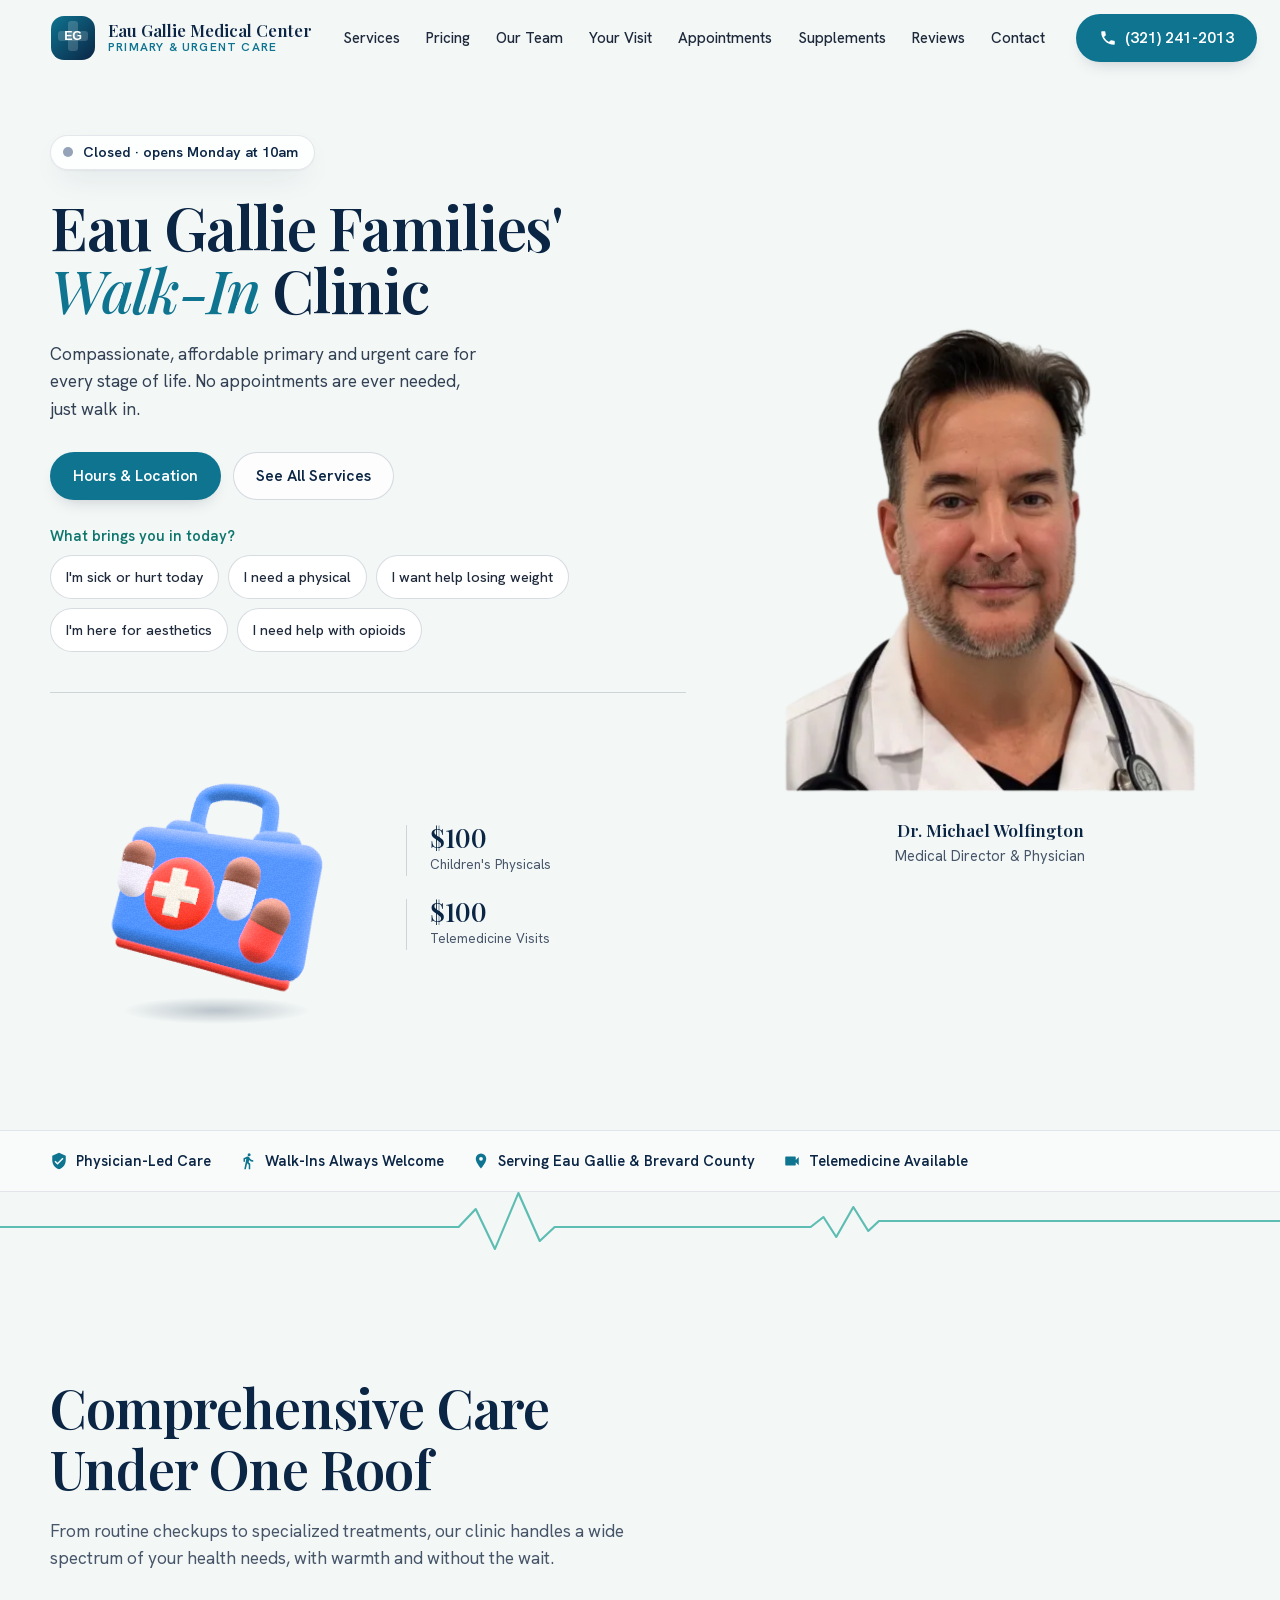
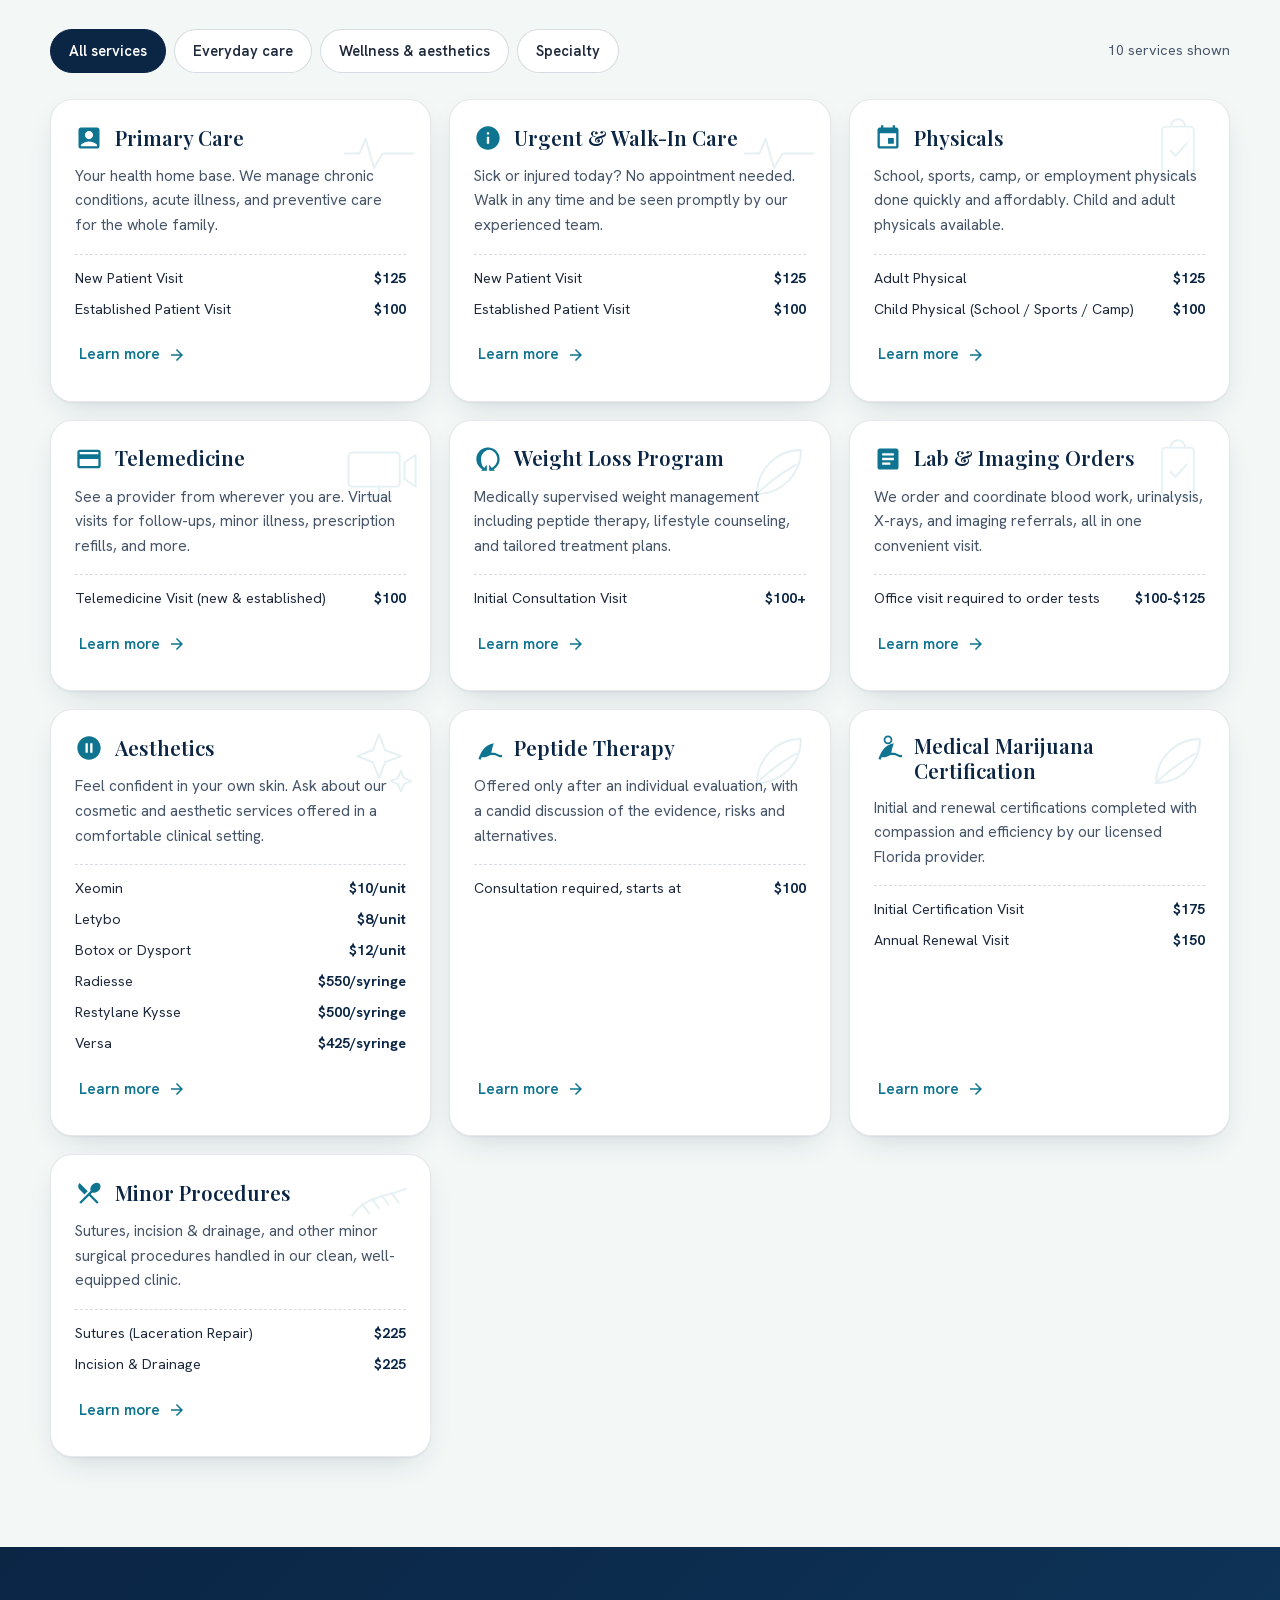
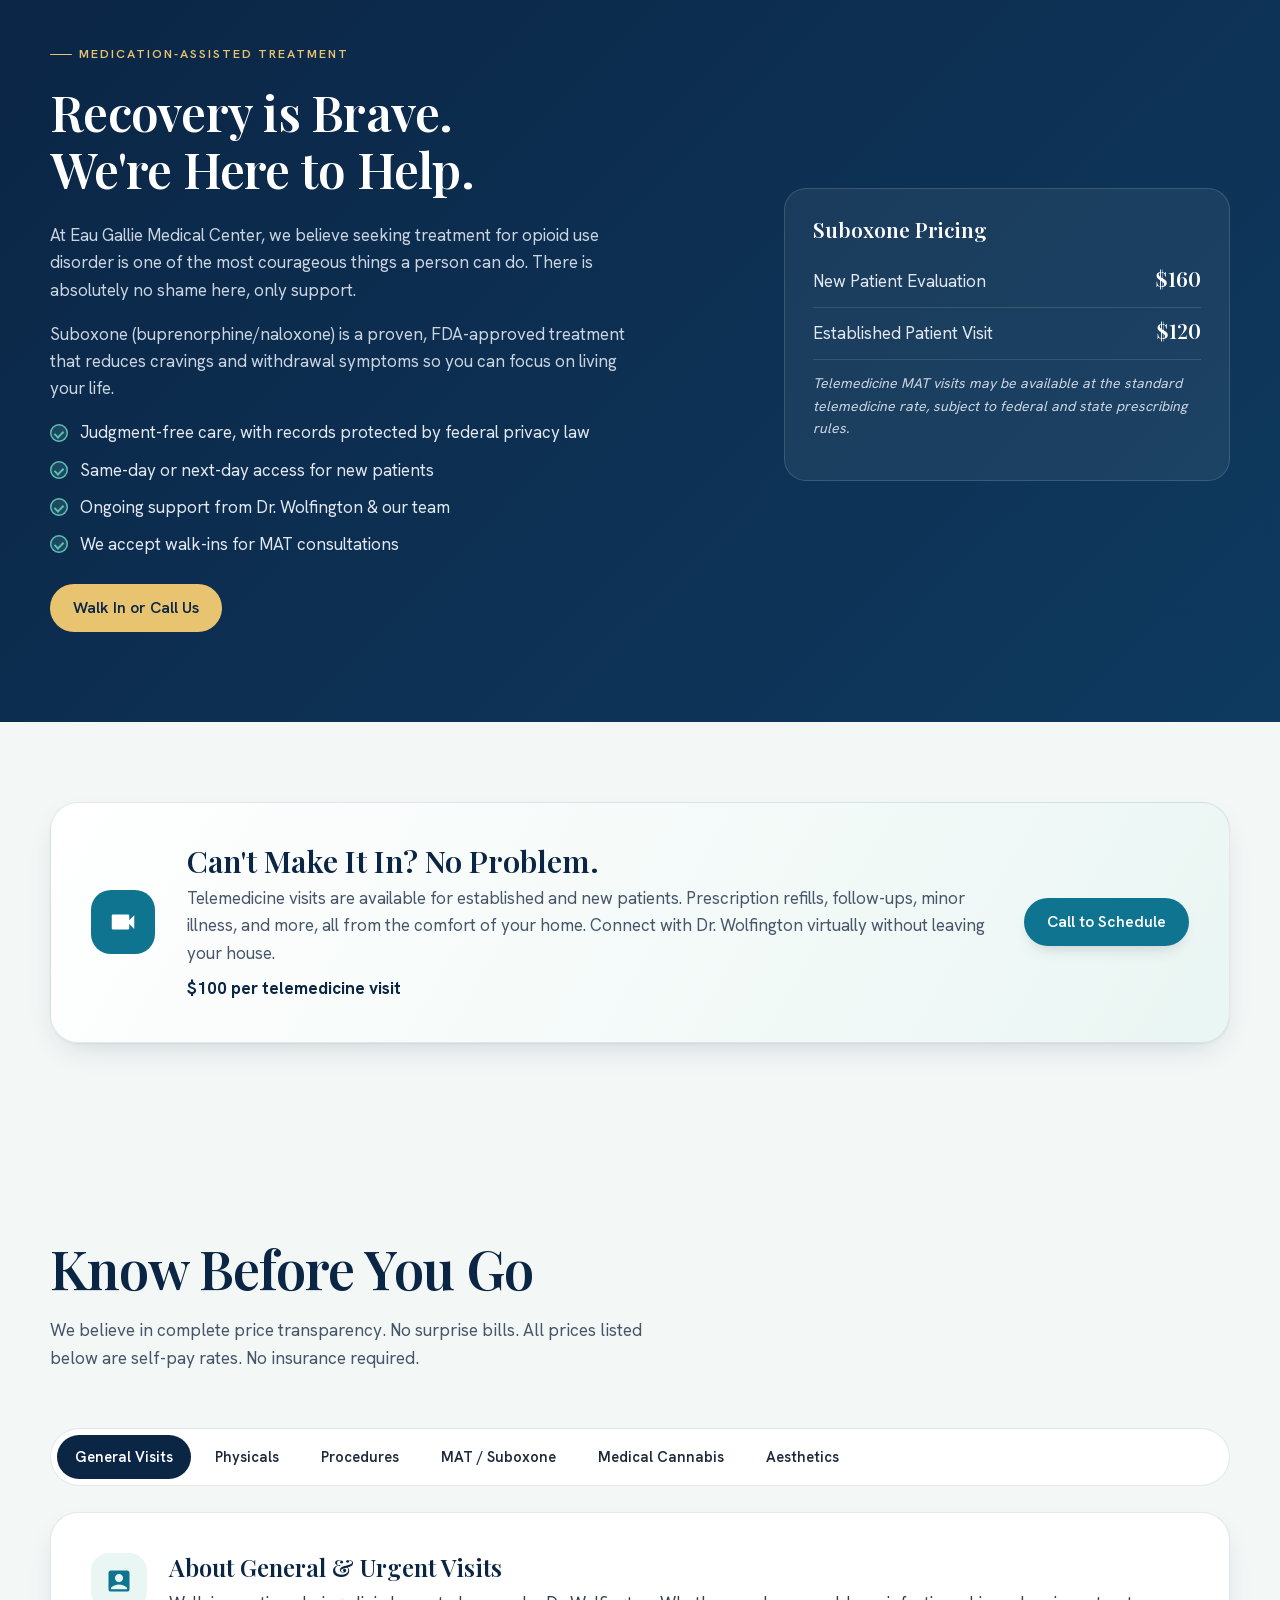
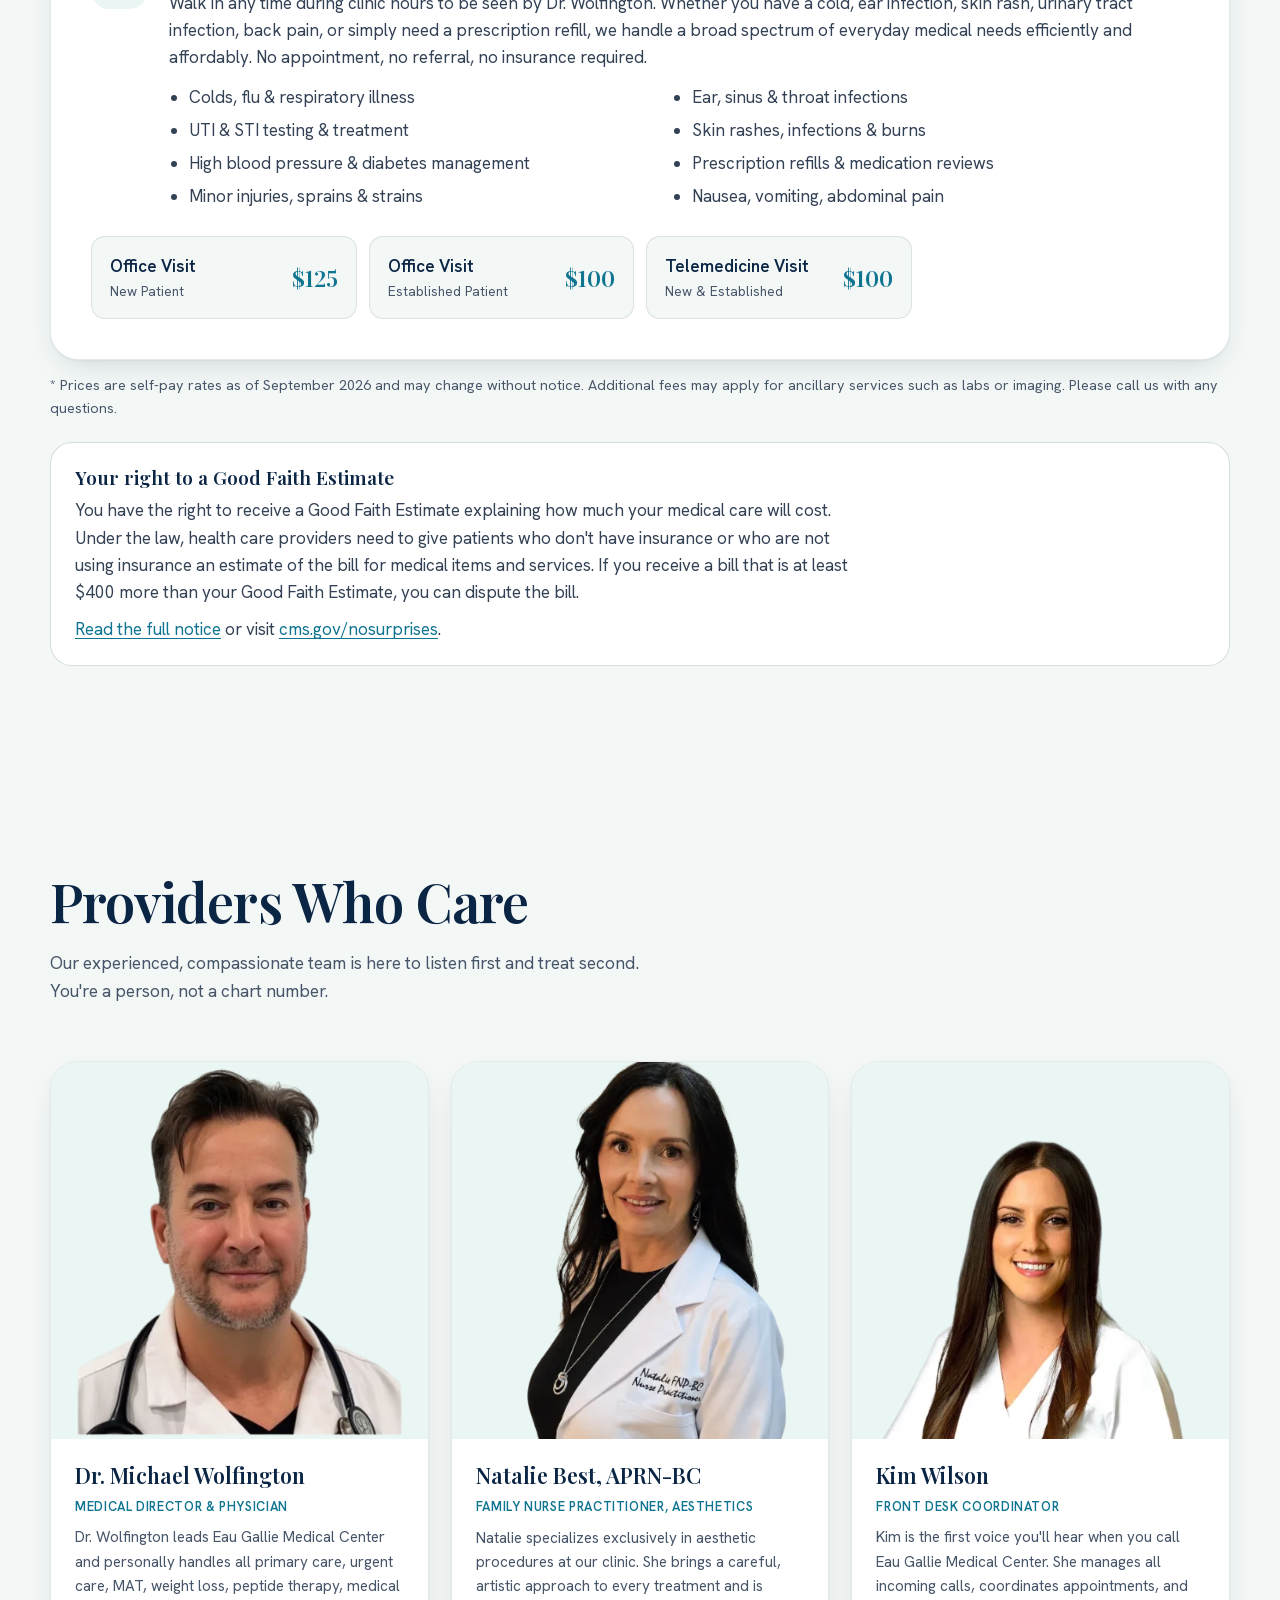
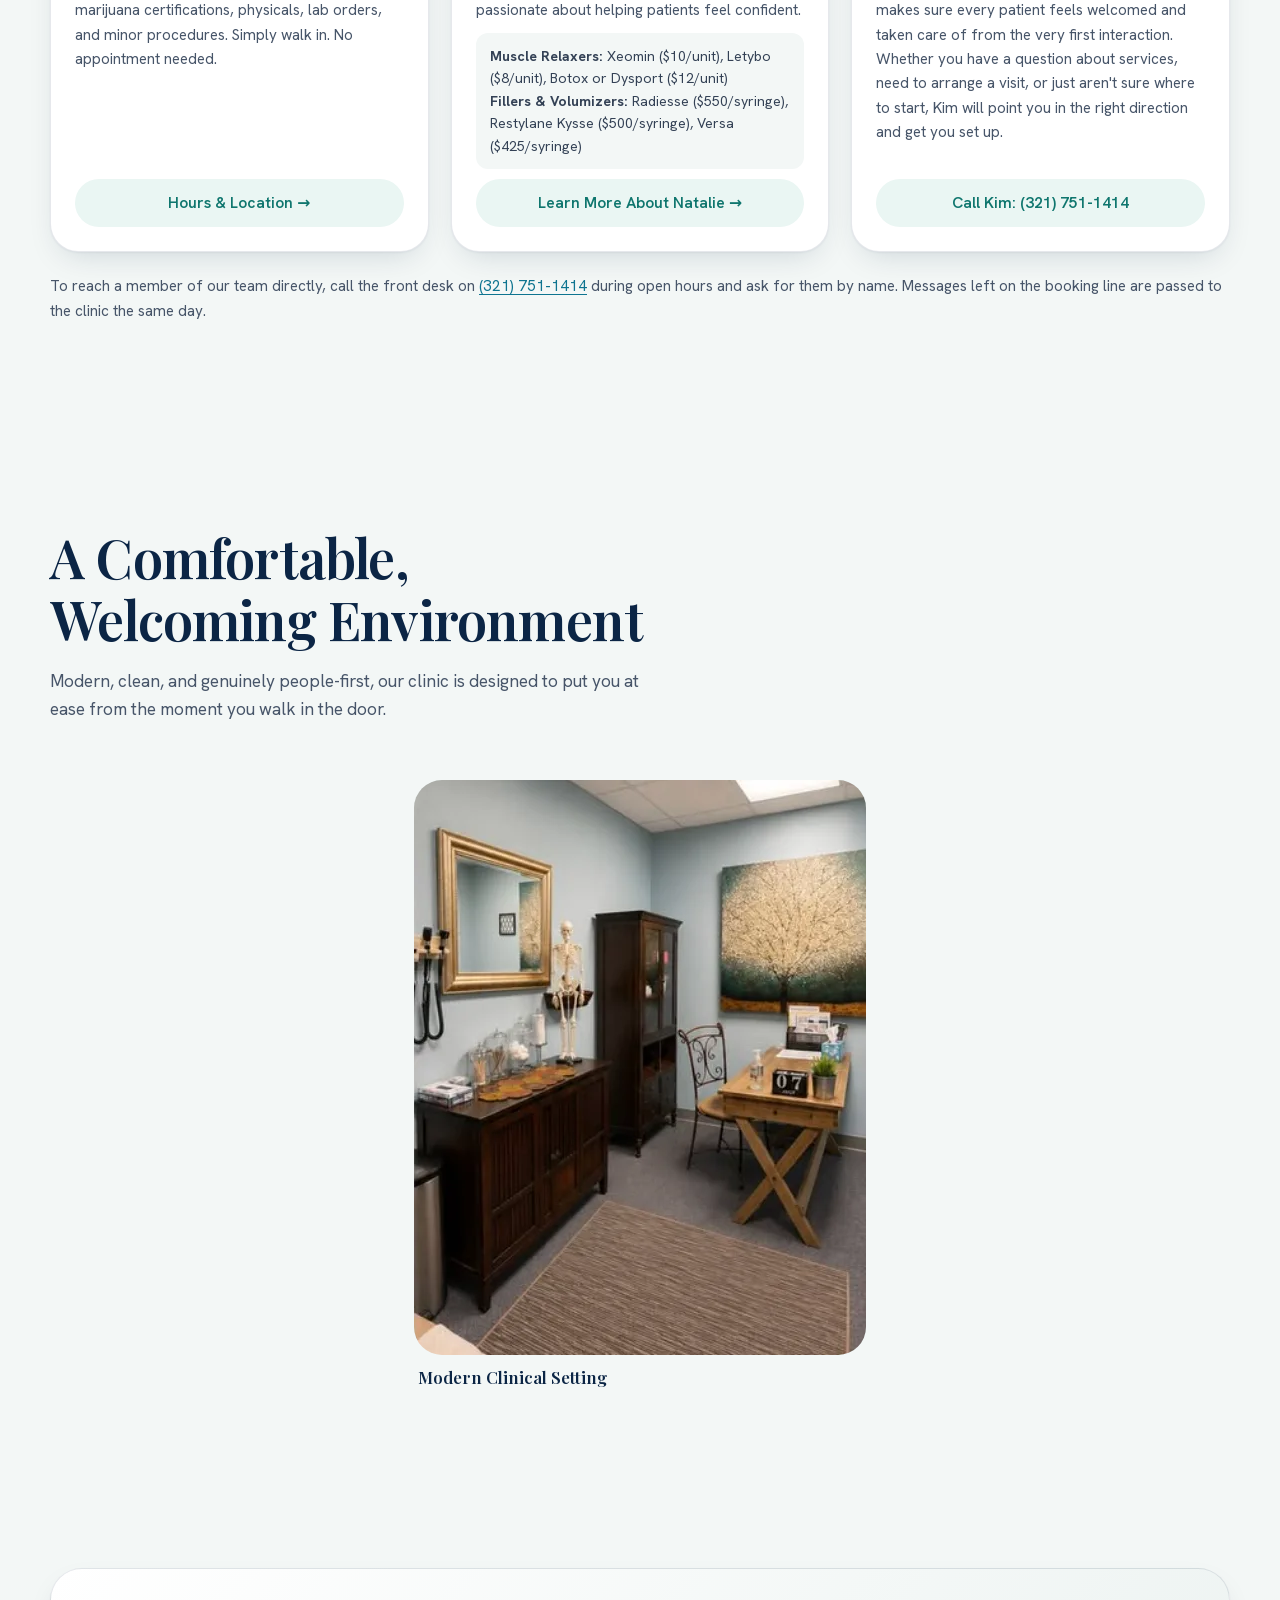
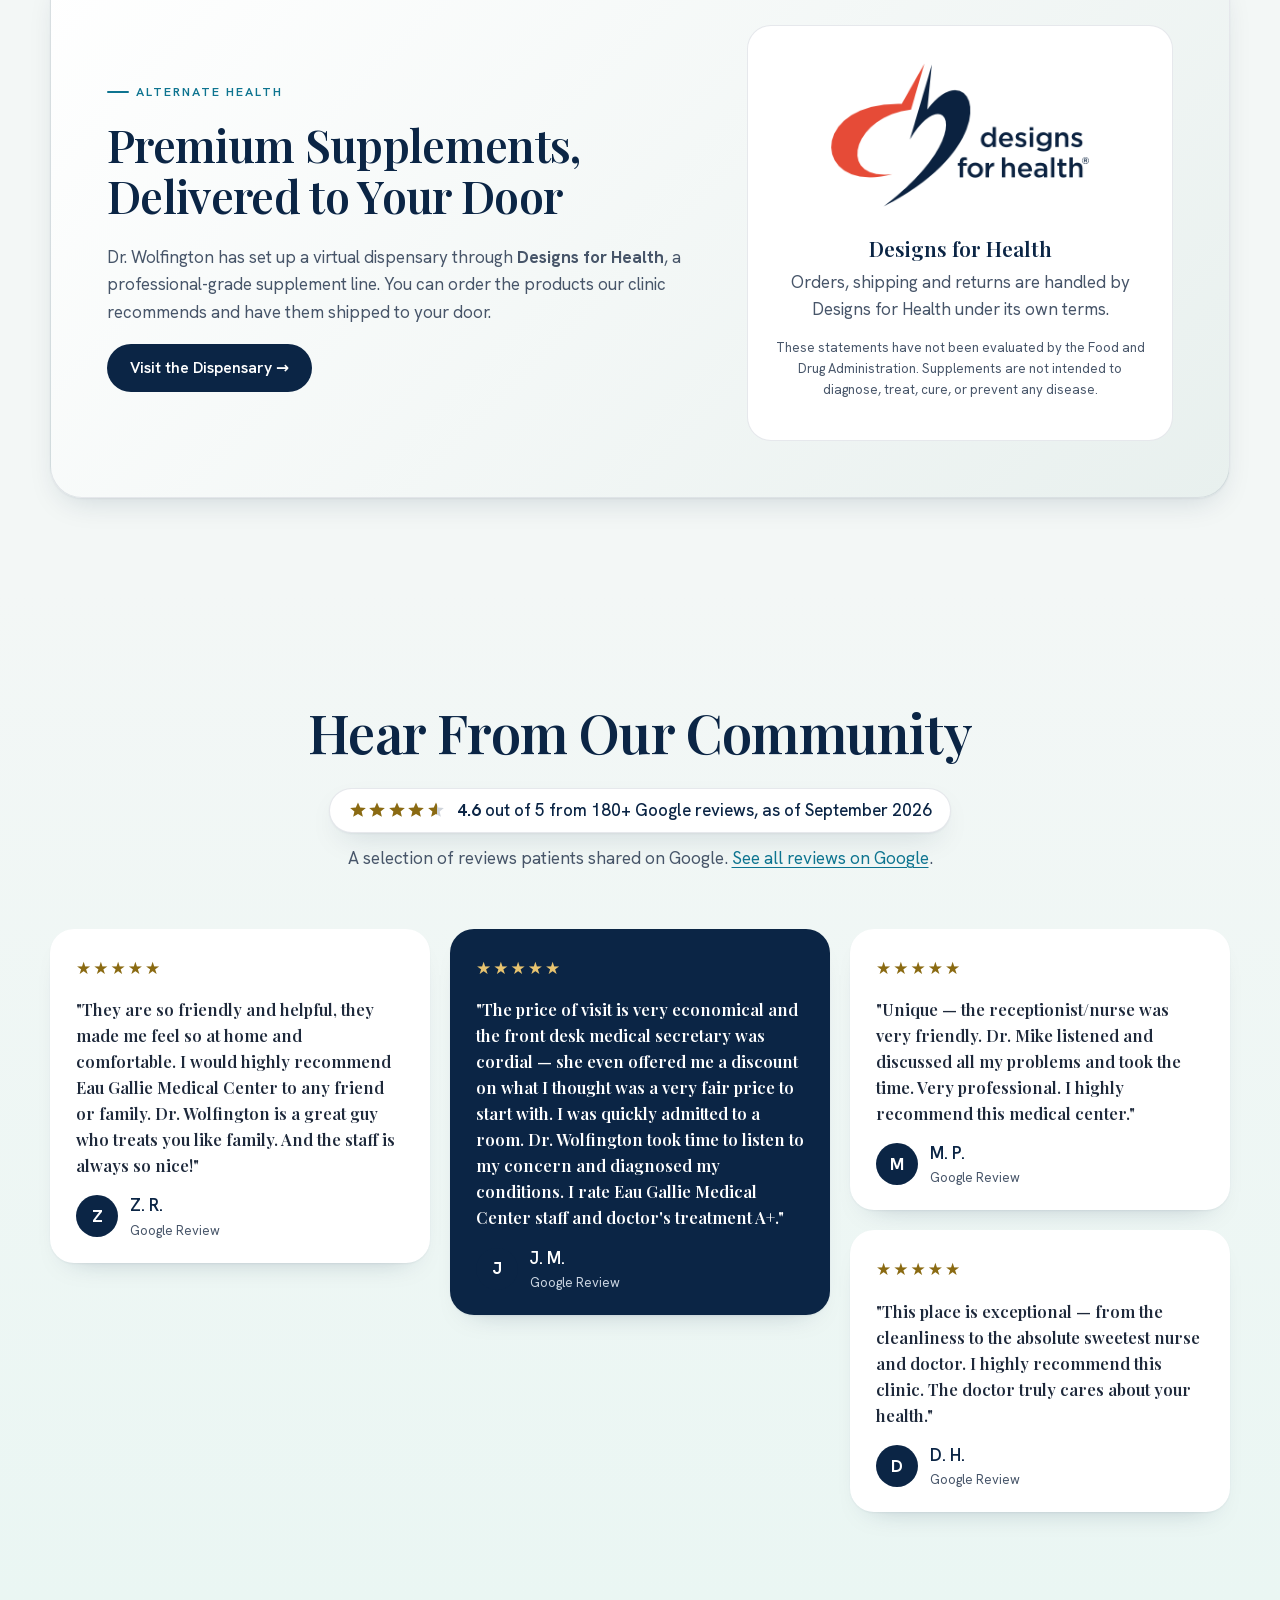
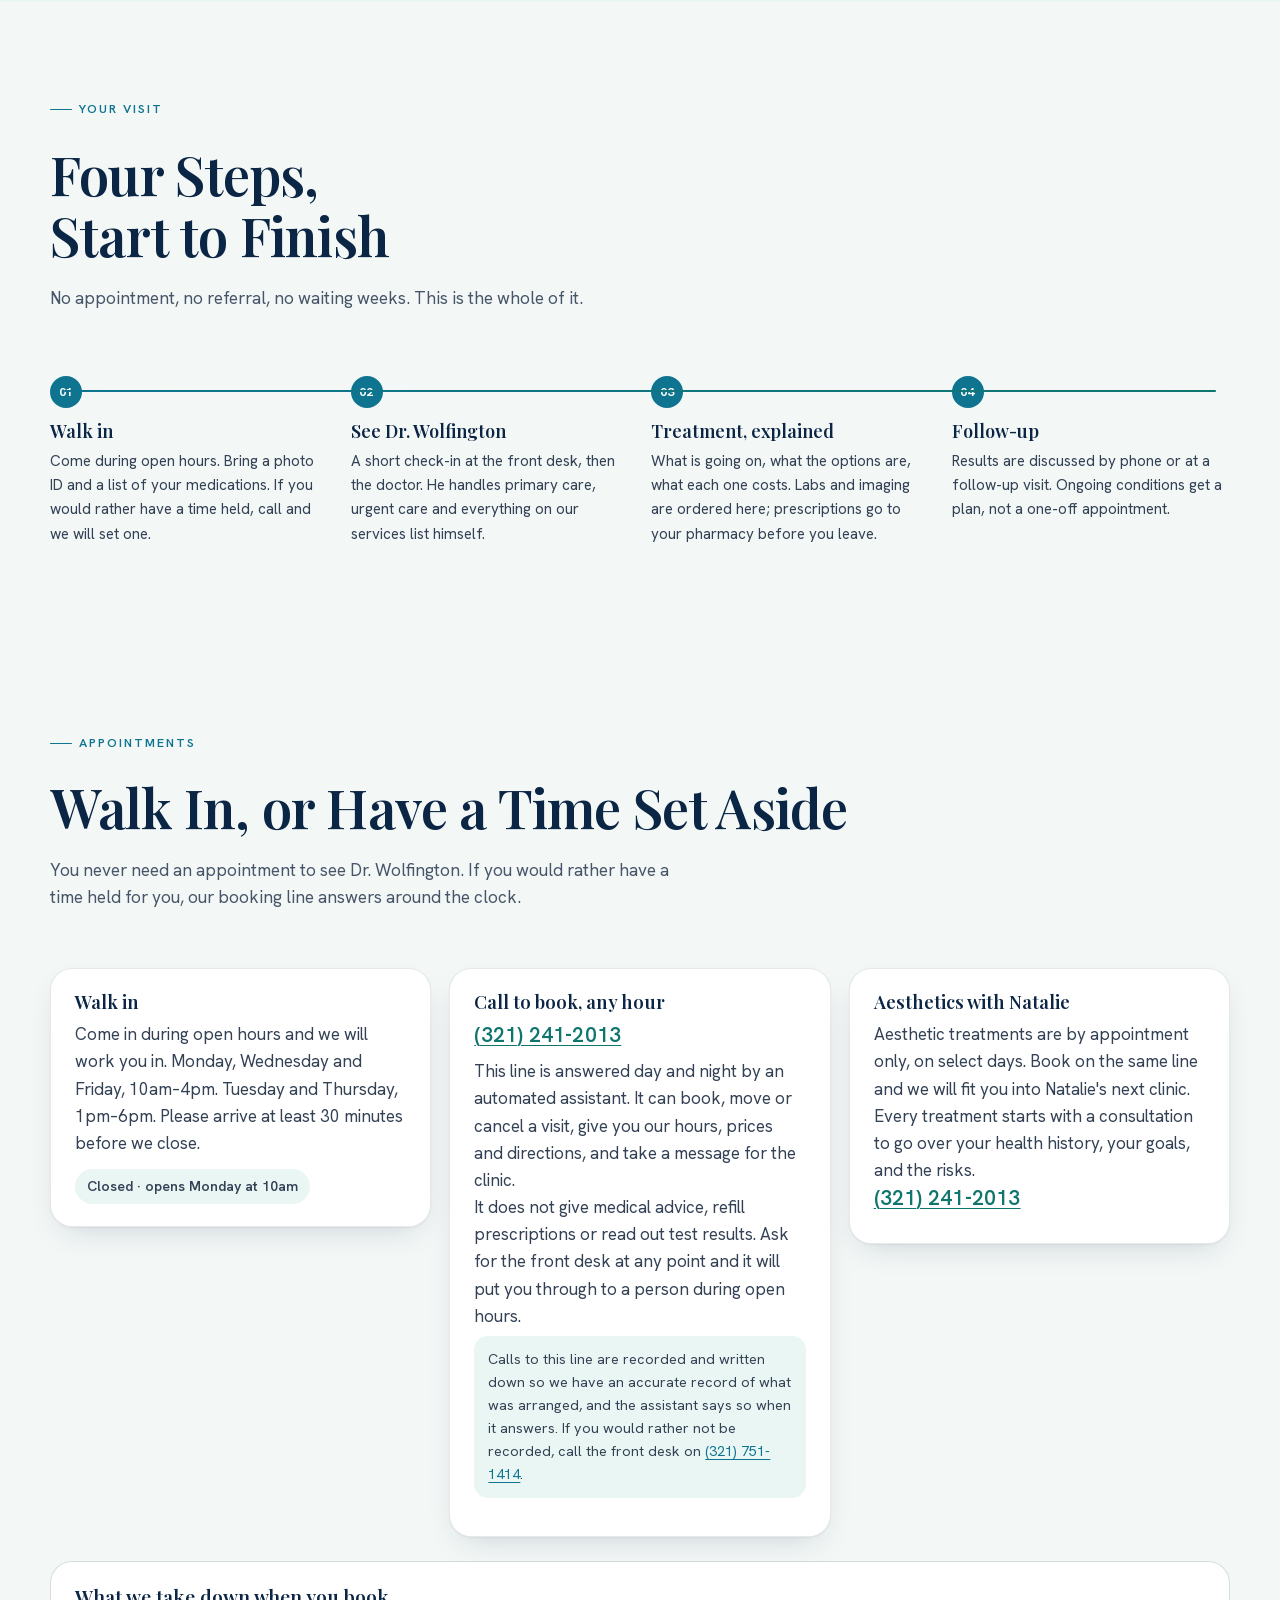
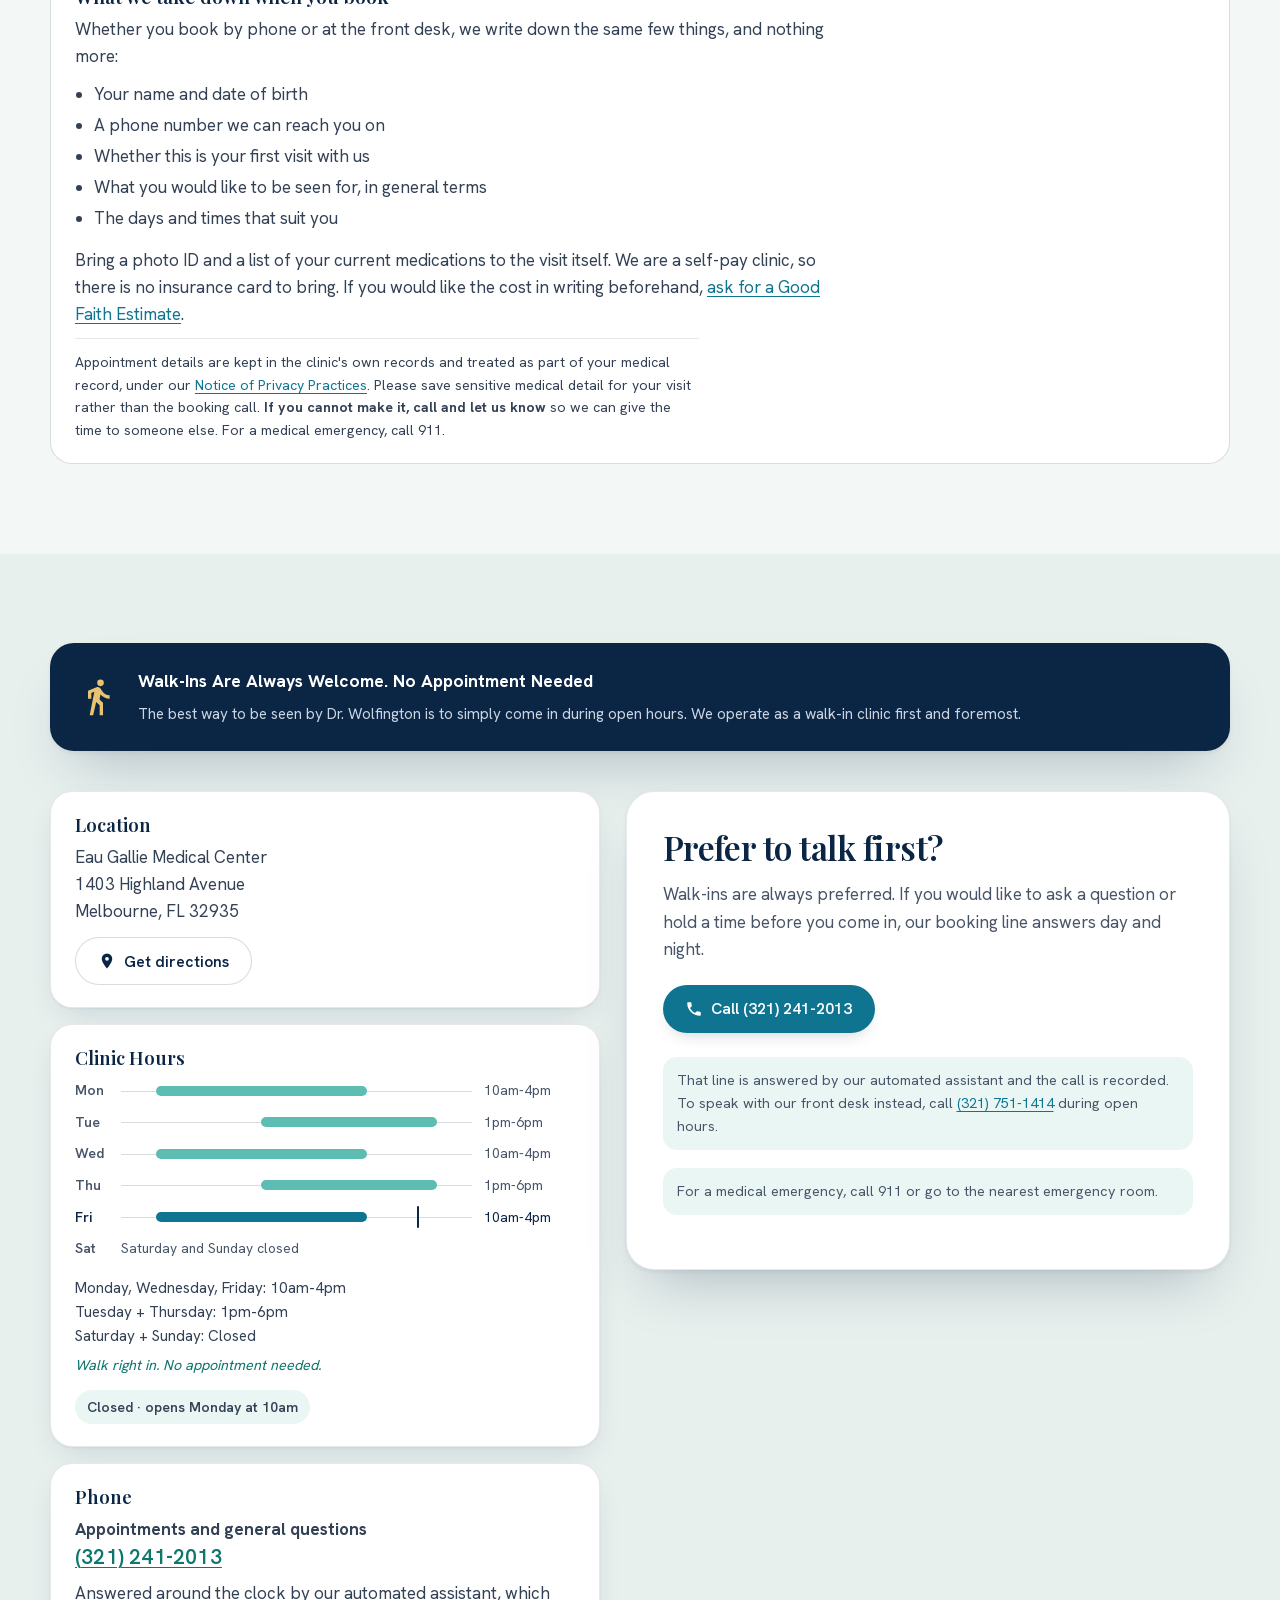
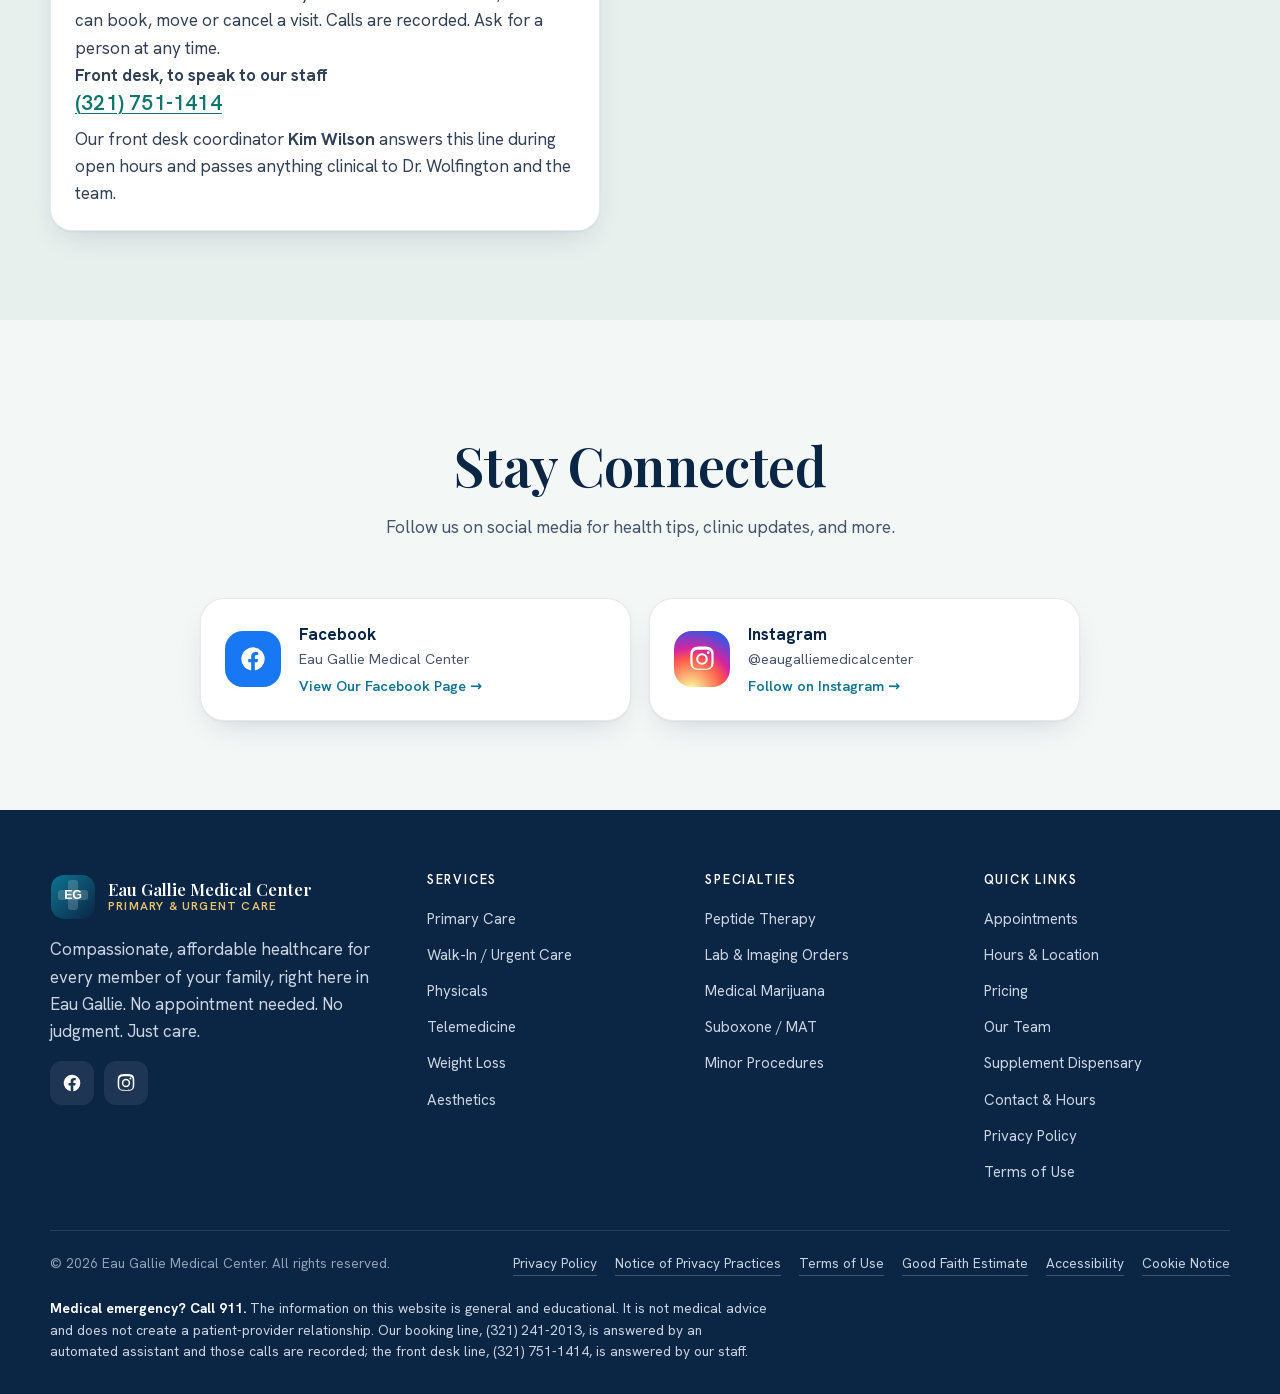
<file: index.html>
<!doctype html>
<html lang="en">
<head>
<meta charset="utf-8">
<meta name="viewport" content="width=device-width, initial-scale=1">

<!-- Security & privacy HTTP headers for this site are in /_headers (applied by Cloudflare Pages or
     Netlify; on GitHub Pages, tick "Enforce HTTPS" and proxy them). -->
<meta http-equiv="X-Content-Type-Options" content="nosniff">

<title>Walk-In Clinic in Melbourne, FL | Eau Gallie Medical Center</title>
<meta name="description" content="Walk-in primary care and urgent care in Melbourne, FL. Physicals, telemedicine, weight loss, aesthetics and Suboxone treatment. No appointment needed.">
<link rel="canonical" href="https://eaumed.com/">
<meta property="og:type" content="website">
<meta property="og:site_name" content="Eau Gallie Medical Center">
<meta property="og:title" content="Walk-In Clinic in Melbourne, FL | Eau Gallie Medical Center">
<meta property="og:description" content="Walk-in primary care and urgent care in Melbourne, FL. No appointment needed.">
<meta property="og:url" content="https://eaumed.com/">
<meta name="twitter:card" content="summary">
<meta name="theme-color" content="#F3F7F6">
<script>document.documentElement.classList.add('js')</script>
<link rel="icon" href="favicon.svg" type="image/svg+xml">
<link rel="privacy-policy" href="privacy.html">
<link rel="terms-of-service" href="terms.html">

<!-- Fonts are self-hosted (fonts/, SIL Open Font License). No request goes to Google or any other
     third party, which is why this site needs no cookie or consent banner. -->
<link rel="preload" href="fonts/HankenGrotesk-normal-latin.woff2" as="font" type="font/woff2" crossorigin>
<link rel="preload" href="fonts/PlayfairDisplay-normal-latin.woff2" as="font" type="font/woff2" crossorigin>
<link rel="stylesheet" href="fonts/fonts.css">
<link rel="stylesheet" href="style.css">
<link rel="preload" as="image" type="image/webp" imagesrcset="photo3-480.webp 480w, photo3-688.webp 688w" imagesizes="(min-width: 560px) 480px, 90vw">
<script type="application/ld+json">{"@context":"https://schema.org","@type":"MedicalClinic","name":"Eau Gallie Medical Center","url":"https://eaumed.com/","telephone":"(321) 241-2013",
"address":{"@type":"PostalAddress","streetAddress":"1403 Highland Avenue","addressLocality":"Melbourne","addressRegion":"FL","postalCode":"32935","addressCountry":"US"},
"openingHoursSpecification":[{"@type":"OpeningHoursSpecification","dayOfWeek":["Monday","Wednesday","Friday"],"opens":"10:00","closes":"16:00"},{"@type":"OpeningHoursSpecification","dayOfWeek":["Tuesday","Thursday"],"opens":"13:00","closes":"18:00"}],
"sameAs":["https://www.facebook.com/p/Eau-Gallie-Medical-Center-100094167091849/","https://www.instagram.com/eaugalliemedicalcenter/"]}</script>
</head>
<body>
<a class="skip-link" href="#main">Skip to content</a>

<header class="site-nav" id="nav">
  <div class="nav-inner">
    <a class="brand" href="#home" data-logo aria-label="Eau Gallie Medical Center home">
      <svg viewBox="0 0 46 46" aria-hidden="true">
      <defs><linearGradient id="lgMark" x1="0" y1="0" x2="1" y2="1"><stop offset="0" stop-color="#0E7490"/><stop offset="1" stop-color="#0B2545"/></linearGradient></defs>
      <rect x="1" y="1" width="44" height="44" rx="13" fill="url(#lgMark)"/>
      <g class="logo-cross" fill="rgba(255,255,255,.18)"><rect x="18" y="6" width="10" height="30" rx="3"/><rect x="8" y="16" width="30" height="10" rx="3"/></g>
      <text x="23" y="25" text-anchor="middle" font-family="Inter,Arial,sans-serif" font-weight="700" font-size="12.5" fill="#fff" letter-spacing="-.3">EG</text>
      <path class="logo-pulse" d="M6 37.5h10l2.2-3.2 2.6 5.4 2.6-8.6 2.2 6.4h14.4" fill="none" stroke="#E8C470" stroke-width="1.6" stroke-linecap="round" stroke-linejoin="round"/>
    </svg>
      <div class="brand-text"><strong>Eau Gallie Medical Center</strong><span>Primary &amp; Urgent Care</span></div>
    </a>
    <nav aria-label="Main">
      <ul class="nav-links">
        <li><a href="#services">Services</a></li><li><a href="#pricing">Pricing</a></li><li><a href="#team">Our Team</a></li>
        <li><a href="#visit">Your Visit</a></li><li><a href="#appointments">Appointments</a></li><li><a href="#dispensary">Supplements</a></li><li><a href="#reviews">Reviews</a></li><li><a href="#contact">Contact</a></li>
      </ul>
    </nav>
    <a class="btn btn-primary nav-cta" href="tel:+13212412013"><svg viewBox="0 0 24 24" aria-hidden="true"><path fill="currentColor" d="M6.6 10.8a15.1 15.1 0 0 0 6.6 6.6l2.2-2.2a1 1 0 0 1 1-.25 11.4 11.4 0 0 0 3.6.57 1 1 0 0 1 1 1V20a1 1 0 0 1-1 1A17 17 0 0 1 3 4a1 1 0 0 1 1-1h3.5a1 1 0 0 1 1 1c0 1.25.2 2.45.57 3.57a1 1 0 0 1-.25 1z"/></svg> (321) 241-2013</a>
    <button class="nav-toggle" id="nav-toggle" type="button" aria-controls="nav-menu" aria-expanded="false" aria-label="Menu"><span></span><span></span><span></span></button>
    <div class="nav-menu" id="nav-menu">
      <ul>
        <li><a href="#services">Services</a></li><li><a href="#pricing">Pricing</a></li><li><a href="#team">Our Team</a></li>
        <li><a href="#visit">Your Visit</a></li><li><a href="#appointments">Appointments</a></li><li><a href="#dispensary">Supplements</a></li><li><a href="#reviews">Reviews</a></li><li><a href="#contact">Contact</a></li>
      </ul>
      <div class="menu-social"><a href="https://www.facebook.com/share/1BobjFMTT6/?mibextid=wwXIfr" target="_blank" rel="noopener noreferrer">Facebook</a><a href="https://www.instagram.com/eaugalliemedicalcenter/" target="_blank" rel="noopener noreferrer">Instagram</a></div>
    </div>
  </div>
</header>

<main id="main">
<section class="hero" id="home" aria-labelledby="hero-title">
  <canvas class="hero-canvas" data-hero-bg aria-hidden="true"></canvas>
  <div class="hero-inner">
    <div class="hero-copy">
      <p class="status-pill"><span class="status-dot" aria-hidden="true"></span><span data-clinic-status aria-live="polite">Walk-ins Always Welcome</span></p>
      <h1 id="hero-title">Eau Gallie Families'<br> <em>Walk-In</em> Clinic</h1>
      <p class="lead">Compassionate, affordable primary and urgent care for every stage of life. No appointments are ever needed, just walk in.</p>
      <div class="hero-actions"><a href="#contact" class="btn btn-primary">Hours &amp; Location</a><a href="#services" class="btn btn-outline">See All Services</a></div>
      <nav class="needs" aria-labelledby="needs-label">
        <p class="needs-label" id="needs-label">What brings you in today?</p>
        <ul class="need-list">
          <li><button type="button" class="need" data-need="urgent-care">I'm sick or hurt today</button></li>
          <li><button type="button" class="need" data-need="physicals">I need a physical</button></li>
          <li><button type="button" class="need" data-need="weight-loss">I want help losing weight</button></li>
          <li><button type="button" class="need" data-need="aesthetics">I'm here for aesthetics</button></li>
          <li><button type="button" class="need" data-need="recovery" data-target="#recovery">I need help with opioids</button></li>
        </ul>
      </nav>
      <div class="hero-doctor">
        <div class="hero-stage" aria-hidden="true">
          <img class="hero-bag-still" src="medical-bag-still.webp" width="720" height="720" alt="" decoding="async" loading="lazy">
          <div class="hero-liquid" data-liquid><canvas></canvas></div>
        </div>
        <ul class="hero-prices" aria-label="Popular self-pay prices">
          <li><strong>$100</strong><span>Children's Physicals</span></li>
          <li><strong>$100</strong><span>Telemedicine Visits</span></li>
        </ul>
      </div>
    </div>
    <figure class="hero-doctor-photo"><picture><source type="image/webp" srcset="photo3-480.webp 480w, photo3-688.webp 688w" sizes="(min-width: 560px) 480px, 90vw"><img src="photo3.png" alt="Dr. Michael Wolfington" loading="eager" fetchpriority="high" decoding="async"></picture>
      <figcaption><strong>Dr. Michael Wolfington</strong><span>Medical Director &amp; Physician</span></figcaption>
    </figure>
  </div>
</section>

<div class="trust">
  <div class="trust-inner">
    <ul>
      <li><svg viewBox="0 0 24 24" aria-hidden="true"><path fill="currentColor" d="M12 1 3 5v6c0 5.55 3.84 10.74 9 12 5.16-1.26 9-6.45 9-12V5zm-2 16-4-4 1.41-1.41L10 14.17l6.59-6.59L18 9z"/></svg>Physician-Led Care</li><li><svg viewBox="0 0 24 24" aria-hidden="true"><path fill="currentColor" d="M13.5 5.5a2 2 0 1 0-2-2 2 2 0 0 0 2 2zM9.8 8.9 7 23h2.1l1.8-8 2.1 2v6h2v-7.5l-2.1-2 .6-3A7.3 7.3 0 0 0 19 13v-2a5.1 5.1 0 0 1-4.4-2.4l-1-1.6a2.1 2.1 0 0 0-1.7-1 2 2 0 0 0-.8.1L6 8.3V13h2V9.6z"/></svg>Walk-Ins Always Welcome</li>
      <li><svg viewBox="0 0 24 24" aria-hidden="true"><path fill="currentColor" d="M12 2a7 7 0 0 0-7 7c0 5.25 7 13 7 13s7-7.75 7-13a7 7 0 0 0-7-7zm0 9.5A2.5 2.5 0 1 1 12 6.5a2.5 2.5 0 0 1 0 5z"/></svg>Serving Eau Gallie &amp; Brevard County</li><li><svg viewBox="0 0 24 24" aria-hidden="true"><path fill="currentColor" d="M17 10.5V7a1 1 0 0 0-1-1H4a1 1 0 0 0-1 1v10a1 1 0 0 0 1 1h12a1 1 0 0 0 1-1v-3.5l4 4v-11z"/></svg>Telemedicine Available</li>
    </ul>
  </div>
</div>
<svg class="ecg-divider" data-draw viewBox="0 0 1200 70" preserveAspectRatio="none" aria-hidden="true"><path d="M0 35H430l16-18 18 40 22-56 20 48 14-14H760l12-10 12 20 16-30 14 24 10-10H1200"/></svg>

<section class="section" id="services" aria-labelledby="services-title">
  <div class="wrap">
    <div class="section-head" data-reveal>
      <h2 class="section-title" id="services-title">Comprehensive Care<br>Under One Roof</h2>
      <p class="section-sub">From routine checkups to specialized treatments, our clinic handles a wide spectrum of your health needs, with warmth and without the wait.</p>
    </div>
    <div class="finder" data-finder>
      <div class="finder-bar">
        <div class="filters" role="group" aria-label="Filter services">
          <button type="button" class="filter" data-filter="all" aria-pressed="true">All services</button>
          <button type="button" class="filter" data-filter="everyday" aria-pressed="false">Everyday care</button>
          <button type="button" class="filter" data-filter="wellness" aria-pressed="false">Wellness &amp; aesthetics</button>
          <button type="button" class="filter" data-filter="specialty" aria-pressed="false">Specialty</button>
        </div>
        <p class="finder-count" id="finder-count" aria-live="polite">10 services shown</p>
      </div>
      <ul class="cards">
      <li class="card" data-reveal data-category="everyday" data-service="primary-care">
        <div class="card-icon" aria-hidden="true"><svg viewBox="0 0 24 24"><path d="M19 3H5c-1.1 0-2 .9-2 2v14c0 1.1.9 2 2 2h14c1.1 0 2-.9 2-2V5c0-1.1-.9-2-2-2zm-7 3c1.93 0 3.5 1.57 3.5 3.5S13.93 13 12 13s-3.5-1.57-3.5-3.5S10.07 6 12 6zm7 13H5v-.23c0-.62.28-1.2.76-1.58C7.47 15.82 9.64 15 12 15s4.53.82 6.24 2.19c.48.38.76.97.76 1.58V19z"/></svg></div>
        <h3>Primary Care</h3><p>Your health home base. We manage chronic conditions, acute illness, and preventive care for the whole family.</p>
        <ul class="card-prices" aria-label="Published prices"><li><span>New Patient Visit</span><span class="amt">$125</span></li><li><span>Established Patient Visit</span><span class="amt">$100</span></li></ul>
        <button type="button" class="card-more" data-service-open="primary-care" aria-haspopup="dialog">Learn more <span class="sr-only">about Primary Care</span><svg viewBox="0 0 24 24" aria-hidden="true"><path fill="currentColor" d="M12 4l-1.4 1.4 5.6 5.6H4v2h12.2l-5.6 5.6L12 20l8-8z"/></svg></button>
      </li><li class="card" data-reveal data-category="everyday" data-service="urgent-care">
        <div class="card-icon" aria-hidden="true"><svg viewBox="0 0 24 24"><path d="M12 2C6.48 2 2 6.48 2 12s4.48 10 10 10 10-4.48 10-10S17.52 2 12 2zm1 15h-2v-6h2v6zm0-8h-2V7h2v2z"/></svg></div>
        <h3>Urgent &amp; Walk-In Care</h3><p>Sick or injured today? No appointment needed. Walk in any time and be seen promptly by our experienced team.</p>
        <ul class="card-prices" aria-label="Published prices"><li><span>New Patient Visit</span><span class="amt">$125</span></li><li><span>Established Patient Visit</span><span class="amt">$100</span></li></ul>
        <button type="button" class="card-more" data-service-open="urgent-care" aria-haspopup="dialog">Learn more <span class="sr-only">about Urgent &amp; Walk-In Care</span><svg viewBox="0 0 24 24" aria-hidden="true"><path fill="currentColor" d="M12 4l-1.4 1.4 5.6 5.6H4v2h12.2l-5.6 5.6L12 20l8-8z"/></svg></button>
      </li><li class="card" data-reveal data-category="everyday" data-service="physicals">
        <div class="card-icon" aria-hidden="true"><svg viewBox="0 0 24 24"><path d="M17 12h-5v5h5v-5zM16 1v2H8V1H6v2H5c-1.11 0-1.99.9-1.99 2L3 19c0 1.1.89 2 2 2h14c1.1 0 2-.9 2-2V5c0-1.1-.9-2-2-2h-1V1h-2zm3 18H5V8h14v11z"/></svg></div>
        <h3>Physicals</h3><p>School, sports, camp, or employment physicals done quickly and affordably. Child and adult physicals available.</p>
        <ul class="card-prices" aria-label="Published prices"><li><span>Adult Physical</span><span class="amt">$125</span></li><li><span>Child Physical (School / Sports / Camp)</span><span class="amt">$100</span></li></ul>
        <button type="button" class="card-more" data-service-open="physicals" aria-haspopup="dialog">Learn more <span class="sr-only">about Physicals</span><svg viewBox="0 0 24 24" aria-hidden="true"><path fill="currentColor" d="M12 4l-1.4 1.4 5.6 5.6H4v2h12.2l-5.6 5.6L12 20l8-8z"/></svg></button>
      </li><li class="card" data-reveal data-category="everyday" data-service="telemedicine">
        <div class="card-icon" aria-hidden="true"><svg viewBox="0 0 24 24"><path d="M20 4H4c-1.1 0-2 .9-2 2v12c0 1.1.9 2 2 2h16c1.1 0 2-.9 2-2V6c0-1.1-.9-2-2-2zm0 14H4v-6h16v6zm0-10H4V6h16v2z"/></svg></div>
        <h3>Telemedicine</h3><p>See a provider from wherever you are. Virtual visits for follow-ups, minor illness, prescription refills, and more.</p>
        <ul class="card-prices" aria-label="Published prices"><li><span>Telemedicine Visit (new &amp; established)</span><span class="amt">$100</span></li></ul>
        <button type="button" class="card-more" data-service-open="telemedicine" aria-haspopup="dialog">Learn more <span class="sr-only">about Telemedicine</span><svg viewBox="0 0 24 24" aria-hidden="true"><path fill="currentColor" d="M12 4l-1.4 1.4 5.6 5.6H4v2h12.2l-5.6 5.6L12 20l8-8z"/></svg></button>
      </li><li class="card" data-reveal data-category="wellness" data-service="weight-loss">
        <div class="card-icon" aria-hidden="true"><svg viewBox="0 0 24 24"><path d="M13 2.05v2.02c3.95.49 7 3.85 7 7.93 0 3.21-1.81 6-4.72 7.72L13 17v5h5l-1.22-1.22C19.91 19.07 22 15.76 22 12c0-5.18-3.95-9.45-9-9.95zM11 2.05C5.95 2.55 2 6.82 2 12c0 3.76 2.09 7.07 5.22 8.78L6 22h5v-5l-2.28 2.72C7.01 18.47 6 15.37 6 12c0-4.08 3.05-7.44 7-7.93V2.05z"/></svg></div>
        <h3>Weight Loss Program</h3><p>Medically supervised weight management including peptide therapy, lifestyle counseling, and tailored treatment plans.</p>
        <ul class="card-prices" aria-label="Published prices"><li><span>Initial Consultation Visit</span><span class="amt">$100+</span></li></ul>
        <button type="button" class="card-more" data-service-open="weight-loss" aria-haspopup="dialog">Learn more <span class="sr-only">about Weight Loss Program</span><svg viewBox="0 0 24 24" aria-hidden="true"><path fill="currentColor" d="M12 4l-1.4 1.4 5.6 5.6H4v2h12.2l-5.6 5.6L12 20l8-8z"/></svg></button>
      </li><li class="card" data-reveal data-category="everyday" data-service="labs">
        <div class="card-icon" aria-hidden="true"><svg viewBox="0 0 24 24"><path d="M19 3H5c-1.1 0-2 .9-2 2v14c0 1.1.9 2 2 2h14c1.1 0 2-.9 2-2V5c0-1.1-.9-2-2-2zm-5 14H7v-2h7v2zm3-4H7v-2h10v2zm0-4H7V7h10v2z"/></svg></div>
        <h3>Lab &amp; Imaging Orders</h3><p>We order and coordinate blood work, urinalysis, X-rays, and imaging referrals, all in one convenient visit.</p>
        <ul class="card-prices" aria-label="Published prices"><li><span>Office visit required to order tests</span><span class="amt">$100-$125</span></li></ul>
        <button type="button" class="card-more" data-service-open="labs" aria-haspopup="dialog">Learn more <span class="sr-only">about Lab &amp; Imaging Orders</span><svg viewBox="0 0 24 24" aria-hidden="true"><path fill="currentColor" d="M12 4l-1.4 1.4 5.6 5.6H4v2h12.2l-5.6 5.6L12 20l8-8z"/></svg></button>
      </li><li class="card" data-reveal data-category="wellness" data-service="aesthetics">
        <div class="card-icon" aria-hidden="true"><svg viewBox="0 0 24 24"><path d="M12 2C6.48 2 2 6.48 2 12s4.48 10 10 10 10-4.48 10-10S17.52 2 12 2zm-1 14H9V8h2v8zm4 0h-2V8h2v8z"/></svg></div>
        <h3>Aesthetics</h3><p>Feel confident in your own skin. Ask about our cosmetic and aesthetic services offered in a comfortable clinical setting.</p>
        <ul class="card-prices" aria-label="Published prices"><li><span>Xeomin</span><span class="amt">$10/unit</span></li><li><span>Letybo</span><span class="amt">$8/unit</span></li><li><span>Botox or Dysport</span><span class="amt">$12/unit</span></li><li><span>Radiesse</span><span class="amt">$550/syringe</span></li><li><span>Restylane Kysse</span><span class="amt">$500/syringe</span></li><li><span>Versa</span><span class="amt">$425/syringe</span></li></ul>
        <button type="button" class="card-more" data-service-open="aesthetics" aria-haspopup="dialog">Learn more <span class="sr-only">about Aesthetics</span><svg viewBox="0 0 24 24" aria-hidden="true"><path fill="currentColor" d="M12 4l-1.4 1.4 5.6 5.6H4v2h12.2l-5.6 5.6L12 20l8-8z"/></svg></button>
      </li><li class="card" data-reveal data-category="wellness" data-service="peptides">
        <div class="card-icon" aria-hidden="true"><svg viewBox="0 0 24 24"><path d="M17 8C8 10 5.9 16.17 3.82 21.34L5.71 22l1-2.3A4.49 4.49 0 0 0 8 20c4 0 4-2 8-2s4 2 8 2v-2c-4 0-4-2-8-2-.42 0-.82.02-1.2.05C15.73 11.37 17 8 17 8z"/></svg></div>
        <h3>Peptide Therapy</h3><p>Offered only after an individual evaluation, with a candid discussion of the evidence, risks and alternatives.</p>
        <ul class="card-prices" aria-label="Published prices"><li><span>Consultation required, starts at</span><span class="amt">$100</span></li></ul>
        <button type="button" class="card-more" data-service-open="peptides" aria-haspopup="dialog">Learn more <span class="sr-only">about Peptide Therapy</span><svg viewBox="0 0 24 24" aria-hidden="true"><path fill="currentColor" d="M12 4l-1.4 1.4 5.6 5.6H4v2h12.2l-5.6 5.6L12 20l8-8z"/></svg></button>
      </li><li class="card" data-reveal data-category="specialty" data-service="mmj">
        <div class="card-icon" aria-hidden="true"><svg viewBox="0 0 24 24"><path d="M17 8C8 10 5.9 16.17 3.82 21.34L5.71 22l1-2.3A4.49 4.49 0 0 0 8 20c4 0 4-2 8-2s4 2 8 2v-2c-4 0-4-2-8-2-.42 0-.82.02-1.2.05C15.73 11.37 17 8 17 8z"/><circle cx="12" cy="5" r="3" fill="none" stroke="currentColor" stroke-width="1.5"/></svg></div>
        <h3>Medical Marijuana Certification</h3><p>Initial and renewal certifications completed with compassion and efficiency by our licensed Florida provider.</p>
        <ul class="card-prices" aria-label="Published prices"><li><span>Initial Certification Visit</span><span class="amt">$175</span></li><li><span>Annual Renewal Visit</span><span class="amt">$150</span></li></ul>
        <button type="button" class="card-more" data-service-open="mmj" aria-haspopup="dialog">Learn more <span class="sr-only">about Medical Marijuana Certification</span><svg viewBox="0 0 24 24" aria-hidden="true"><path fill="currentColor" d="M12 4l-1.4 1.4 5.6 5.6H4v2h12.2l-5.6 5.6L12 20l8-8z"/></svg></button>
      </li><li class="card" data-reveal data-category="specialty" data-service="procedures">
        <div class="card-icon" aria-hidden="true"><svg viewBox="0 0 24 24"><path d="M8.1 13.34l2.83-2.83L3.91 3.5C2.38 5.03 2.38 7.56 3.91 9.09l4.19 4.25zm6.78-1.81c1.53.71 3.68.21 5.27-1.38 1.91-1.91 2.28-4.65.81-6.12-1.46-1.46-4.2-1.1-6.12.81-1.59 1.59-2.09 3.74-1.38 5.27L3.7 19.87l1.41 1.41L12 14.41l6.88 6.88 1.41-1.41L13.41 13l1.47-1.47z"/></svg></div>
        <h3>Minor Procedures</h3><p>Sutures, incision &amp; drainage, and other minor surgical procedures handled in our clean, well-equipped clinic.</p>
        <ul class="card-prices" aria-label="Published prices"><li><span>Sutures (Laceration Repair)</span><span class="amt">$225</span></li><li><span>Incision &amp; Drainage</span><span class="amt">$225</span></li></ul>
        <button type="button" class="card-more" data-service-open="procedures" aria-haspopup="dialog">Learn more <span class="sr-only">about Minor Procedures</span><svg viewBox="0 0 24 24" aria-hidden="true"><path fill="currentColor" d="M12 4l-1.4 1.4 5.6 5.6H4v2h12.2l-5.6 5.6L12 20l8-8z"/></svg></button>
      </li>
      </ul>
    </div>
  </div>
</section>

<section class="section mat" id="recovery" aria-label="Medication-Assisted Treatment">
  <div class="wrap" data-reveal>
  <div class="suboxone-inner">
    <div class="suboxone-text">
      <span class="section-label">Medication-Assisted Treatment</span>
      <h2>Recovery is Brave.<br>We're Here to Help.</h2>
      <p>At Eau Gallie Medical Center, we believe seeking treatment for opioid use disorder is one of the most courageous things a person can do. There is absolutely no shame here, only support.</p>
      <p>Suboxone (buprenorphine/naloxone) is a proven, FDA-approved treatment that reduces cravings and withdrawal symptoms so you can focus on living your life.</p>
      <ul class="suboxone-promise">
        <li>Judgment-free care, with records protected by federal privacy law</li>
        <li>Same-day or next-day access for new patients</li>
        <li>Ongoing support from Dr. Wolfington &amp; our team</li>
        <li>We accept walk-ins for MAT consultations</li>
      </ul>
      <a href="#contact" class="btn-primary">Walk In or Call Us</a>
    </div>
    <div class="suboxone-price-box">
      <h3>Suboxone Pricing</h3>
      <div class="price-row">
        <span>New Patient Evaluation</span>
        <strong>$160</strong>
      </div>
      <div class="price-row">
        <span>Established Patient Visit</span>
        <strong>$120</strong>
      </div>
      <div class="price-row">
        <span>Telemedicine MAT visits may be available at the standard telemedicine rate, subject to federal and state prescribing rules.</span>
      </div>
    </div>
  </div>
</div>
</section>

<div class="tele">
  <div class="tele-card" data-reveal>
    <div class="tele-icon" aria-hidden="true"><svg viewBox="0 0 24 24" aria-hidden="true"><path fill="currentColor" d="M17 10.5V7a1 1 0 0 0-1-1H4a1 1 0 0 0-1 1v10a1 1 0 0 0 1 1h12a1 1 0 0 0 1-1v-3.5l4 4v-11z"/></svg></div>
    <div><h3>Can't Make It In? No Problem.</h3><p>Telemedicine visits are available for established and new patients. Prescription refills, follow-ups, minor illness, and more, all from the comfort of your home. Connect with Dr. Wolfington virtually without leaving your house.</p><strong class="tele-price">$100 per telemedicine visit</strong></div>
    <a class="btn btn-primary" href="tel:+13212412013">Call to Schedule</a>
  </div>
</div>

<section class="section" id="pricing" aria-labelledby="pricing-title">
  <div class="wrap">
    <div class="section-head" data-reveal>
      <h2 class="section-title" id="pricing-title">Know Before You Go</h2>
      <p class="section-sub">We believe in complete price transparency. No surprise bills. All prices listed below are self-pay rates. No insurance required.</p>
    </div>
    <div class="tabs" role="tablist" aria-label="Pricing categories"><button type="button" class="tab" id="tabbtn-general" role="tab" aria-controls="tab-general" aria-selected="true" tabindex="0">General Visits</button><button type="button" class="tab" id="tabbtn-physicals" role="tab" aria-controls="tab-physicals" aria-selected="false" tabindex="-1">Physicals</button><button type="button" class="tab" id="tabbtn-procedures" role="tab" aria-controls="tab-procedures" aria-selected="false" tabindex="-1">Procedures</button><button type="button" class="tab" id="tabbtn-mat" role="tab" aria-controls="tab-mat" aria-selected="false" tabindex="-1">MAT / Suboxone</button><button type="button" class="tab" id="tabbtn-cannabis" role="tab" aria-controls="tab-cannabis" aria-selected="false" tabindex="-1">Medical Cannabis</button><button type="button" class="tab" id="tabbtn-aesthetics" role="tab" aria-controls="tab-aesthetics" aria-selected="false" tabindex="-1">Aesthetics</button></div>
    <div class="pricing-table" id="tab-general" role="tabpanel" aria-labelledby="tabbtn-general" tabindex="0">
      <div class="tab-info">
        <div class="tab-info-icon">
          <svg viewBox="0 0 24 24"><path d="M19 3H5c-1.1 0-2 .9-2 2v14c0 1.1.9 2 2 2h14c1.1 0 2-.9 2-2V5c0-1.1-.9-2-2-2zm-7 3c1.93 0 3.5 1.57 3.5 3.5S13.93 13 12 13s-3.5-1.57-3.5-3.5S10.07 6 12 6zm7 13H5v-.23c0-.62.28-1.2.76-1.58C7.47 15.82 9.64 15 12 15s4.53.82 6.24 2.19c.48.38.76.97.76 1.58V19z"/></svg>
        </div>
        <div class="tab-info-body">
          <h3>About General &amp; Urgent Visits</h3>
          <p>Walk in any time during clinic hours to be seen by Dr. Wolfington. Whether you have a cold, ear infection, skin rash, urinary tract infection, back pain, or simply need a prescription refill, we handle a broad spectrum of everyday medical needs efficiently and affordably. No appointment, no referral, no insurance required.</p>
          <ul class="tab-info-items tab-items-cols">
            <li>Colds, flu &amp; respiratory illness</li>
            <li>Ear, sinus &amp; throat infections</li>
            <li>UTI &amp; STI testing &amp; treatment</li>
            <li>Skin rashes, infections &amp; burns</li>
            <li>High blood pressure &amp; diabetes management</li>
            <li>Prescription refills &amp; medication reviews</li>
            <li>Minor injuries, sprains &amp; strains</li>
            <li>Nausea, vomiting, abdominal pain</li>
          </ul>
        </div>
      </div>
      <div class="price-grid">
        <div class="price-card">
          <div><div class="price-card-name">Office Visit</div><div class="price-card-sub">New Patient</div></div>
          <div class="price-amount">$125</div>
        </div>
        <div class="price-card">
          <div><div class="price-card-name">Office Visit</div><div class="price-card-sub">Established Patient</div></div>
          <div class="price-amount">$100</div>
        </div>
        <div class="price-card">
          <div><div class="price-card-name">Telemedicine Visit</div><div class="price-card-sub">New &amp; Established</div></div>
          <div class="price-amount">$100</div>
        </div>
      </div>
    </div>

    <div class="pricing-table" id="tab-physicals" role="tabpanel" aria-labelledby="tabbtn-physicals" tabindex="0" hidden>
      <div class="tab-info">
        <div class="tab-info-icon">
          <svg viewBox="0 0 24 24"><path d="M17 12h-5v5h5v-5zM16 1v2H8V1H6v2H5c-1.11 0-1.99.9-1.99 2L3 19c0 1.1.89 2 2 2h14c1.1 0 2-.9 2-2V5c0-1.1-.9-2-2-2h-1V1h-2zm3 18H5V8h14v11z"/></svg>
        </div>
        <div class="tab-info-body">
          <h3>About Physicals</h3>
          <p>We offer physicals for <strong>any purpose, any time during our open hours</strong>: walk in, no scheduling required. A standard physical with Dr. Wolfington includes a head-to-toe examination, vital signs (blood pressure, heart rate, temperature, oxygen level), vision screening, and any required documentation signed on the spot. Most physicals are completed in under an hour. Both children and adults are welcome.</p>
          <ul class="tab-info-items tab-items-cols">
            <li>School &amp; back-to-school physicals</li>
            <li>Sports physicals for student-athletes</li>
            <li>Summer camp physicals</li>
            <li>Employment &amp; pre-employment physicals</li>
            <li>Annual wellness &amp; preventive exams</li>
            <li>DOT / commercial driver physicals</li>
            <li>College &amp; university entrance exams</li>
            <li>General health screening for any reason</li>
          </ul>
        </div>
      </div>
      <div class="price-grid">
        <div class="price-card">
          <div><div class="price-card-name">Adult Physical</div><div class="price-card-sub">Employment, wellness, annual</div></div>
          <div class="price-amount">$125</div>
        </div>
        <div class="price-card">
          <div><div class="price-card-name">Child Physical</div><div class="price-card-sub">Back to school, sports, camp</div></div>
          <div class="price-amount">$100</div>
        </div>
      </div>
    </div>

    <div class="pricing-table" id="tab-procedures" role="tabpanel" aria-labelledby="tabbtn-procedures" tabindex="0" hidden>
      <div class="tab-info">
        <div class="tab-info-icon">
          <svg viewBox="0 0 24 24"><path d="M8.1 13.34l2.83-2.83L3.91 3.5C2.38 5.03 2.38 7.56 3.91 9.09l4.19 4.25zm6.78-1.81c1.53.71 3.68.21 5.27-1.38 1.91-1.91 2.28-4.65.81-6.12-1.46-1.46-4.2-1.1-6.12.81-1.59 1.59-2.09 3.74-1.38 5.27L3.7 19.87l1.41 1.41L12 14.41l6.88 6.88 1.41-1.41L13.41 13l1.47-1.47z"/></svg>
        </div>
        <div class="tab-info-body">
          <h3>About Minor Procedures</h3>
          <p>Not every wound or skin condition requires an emergency room. Our clinic is fully equipped to handle a range of minor surgical procedures on-site in a single visit. Dr. Wolfington will assess your situation, properly numb the area, treat it cleanly and professionally, and provide after-care instructions before you leave. Walk in, no appointment needed.</p>
          <ul class="tab-info-items tab-items-cols">
            <li>Laceration repair with sutures or staples</li>
            <li>Abscess incision &amp; drainage (I&amp;D)</li>
            <li>Cyst drainage &amp; wound care</li>
            <li>Skin infection treatment</li>
            <li>Foreign body removal (splinters, debris)</li>
            <li>Ingrown toenail treatment</li>
            <li>Burn wound care &amp; dressing</li>
            <li>Post-procedure follow-up visits</li>
          </ul>
        </div>
      </div>
      <div class="price-grid">
        <div class="price-card">
          <div><div class="price-card-name">Sutures / Laceration Repair</div><div class="price-card-sub">Minor wound closure</div></div>
          <div class="price-amount">$225</div>
        </div>
        <div class="price-card">
          <div><div class="price-card-name">Incision &amp; Drainage</div><div class="price-card-sub">Abscess, cyst, or boil</div></div>
          <div class="price-amount">$225</div>
        </div>
      </div>
    </div>

    <div class="pricing-table" id="tab-mat" role="tabpanel" aria-labelledby="tabbtn-mat" tabindex="0" hidden>
      <div class="tab-info">
        <div class="tab-info-icon">
          <svg viewBox="0 0 24 24"><path d="M12 2C6.48 2 2 6.48 2 12s4.48 10 10 10 10-4.48 10-10S17.52 2 12 2zm1 17h-2v-2h2v2zm2.07-7.75l-.9.92C13.45 12.9 13 13.5 13 15h-2v-.5c0-1.1.45-2.1 1.17-2.83l1.24-1.26c.37-.36.59-.86.59-1.41 0-1.1-.9-2-2-2s-2 .9-2 2H8c0-2.21 1.79-4 4-4s4 1.79 4 4c0 .88-.36 1.68-.93 2.25z"/></svg>
        </div>
        <div class="tab-info-body">
          <h3>About Medication-Assisted Treatment (MAT)</h3>
          <p>Medication-Assisted Treatment combines FDA-approved medications like Suboxone (buprenorphine/naloxone) with compassionate clinical care to treat opioid use disorder. MAT is the most evidence-based approach available, reducing withdrawal symptoms, cravings, and the risk of overdose. Dr. Wolfington provides non-judgmental evaluations and ongoing MAT management. Walk-ins are accepted for initial consultations.</p>
          <p>What to expect: Dr. Wolfington will review your history, discuss your goals, and determine an appropriate starting plan. Follow-up appointments monitor progress and adjust care as needed. There is no shame here. This is healthcare.</p>
          <ul class="tab-info-items">
            <li>New patient opioid use disorder evaluation</li>
            <li>Suboxone induction &amp; dosing management</li>
            <li>Ongoing MAT follow-up visits</li>
            <li>Private, judgment-free consultation</li>
          </ul>
        </div>
      </div>
      <div class="price-grid">
        <div class="price-card">
          <div><div class="price-card-name">Suboxone Evaluation</div><div class="price-card-sub">New Patient</div></div>
          <div class="price-amount">$160</div>
        </div>
        <div class="price-card">
          <div><div class="price-card-name">Suboxone Follow-Up</div><div class="price-card-sub">Established Patient</div></div>
          <div class="price-amount">$120</div>
        </div>
      </div>
    </div>

    <div class="pricing-table" id="tab-cannabis" role="tabpanel" aria-labelledby="tabbtn-cannabis" tabindex="0" hidden>
      <div class="tab-info">
        <div class="tab-info-icon">
          <svg viewBox="0 0 24 24"><path d="M17 8C8 10 5.9 16.17 3.82 21.34L5.71 22l1-2.3A4.49 4.49 0 0 0 8 20c4 0 4-2 8-2s4 2 8 2v-2c-4 0-4-2-8-2-.42 0-.82.02-1.2.05C15.73 11.37 17 8 17 8z"/></svg>
        </div>
        <div class="tab-info-body">
          <h3>About Medical Marijuana Certification in Florida</h3>
          <p>Florida's Medical Marijuana Use Registry allows qualified patients to legally purchase and use cannabis products from any licensed dispensary in the state. Dr. Wolfington is a licensed Florida certifying physician. Your certification is entered into the state registry same day or next business day, and you can then apply for your official MMUR ID card online through the Florida Department of Health.</p>
          <p><strong>Florida's qualifying conditions (Fla. Stat. 381.986):</strong></p>
          <ul class="tab-info-items tab-items-cols">
            <li>Cancer</li>
            <li>Epilepsy</li>
            <li>Glaucoma</li>
            <li>HIV / AIDS</li>
            <li>Post-traumatic stress disorder (PTSD)</li>
            <li>ALS (amyotrophic lateral sclerosis)</li>
            <li>Crohn's disease</li>
            <li>Parkinson's disease</li>
            <li>Multiple sclerosis</li>
            <li>Chronic nonmalignant pain caused by, or originating from, a qualifying condition</li>
            <li>A terminal condition diagnosed by another physician</li>
            <li>Conditions of the same kind or class as those listed</li>
          </ul>
          <p>Whether you qualify is decided by the physician at your evaluation. Certification is not guaranteed.</p>
        </div>
      </div>
      <div class="price-grid">
        <div class="price-card">
          <div><div class="price-card-name">MMJ Certification</div><div class="price-card-sub">Initial Visit</div></div>
          <div class="price-amount">$175</div>
        </div>
        <div class="price-card">
          <div><div class="price-card-name">MMJ Certification Renewal</div><div class="price-card-sub">Established Patient</div></div>
          <div class="price-amount">$150</div>
        </div>
      </div>
    </div>

    <div class="pricing-table" id="tab-aesthetics" role="tabpanel" aria-labelledby="tabbtn-aesthetics" tabindex="0" hidden>
      <div class="tab-info">
        <div class="tab-info-icon">
          <svg viewBox="0 0 24 24"><path d="M12 2C6.48 2 2 6.48 2 12s4.48 10 10 10 10-4.48 10-10S17.52 2 12 2zm-1 14H9V8h2v8zm4 0h-2V8h2v8z"/></svg>
        </div>
        <div class="tab-info-body">
          <h3>Aesthetics by Natalie Best, APRN-BC</h3>
          <p>All aesthetic procedures are performed by <strong>Natalie Best, APRN-BC</strong>, a board-certified Family Nurse Practitioner. She brings a warm, artistic, and judgment-free approach to every treatment, helping you look refreshed and feel like the best version of yourself. To schedule with Natalie, call <a href="tel:+13212412013">(321) 241-2013</a>.</p>
          <ul class="tab-info-items tab-items-cols">
            <li>Muscle relaxers (neuromodulators)</li>
            <li>Facial fillers &amp; volumizers</li>
            <li>Forehead lines &amp; crow's feet</li>
            <li>Lip enhancement &amp; cheek volume</li>
            <li>Nasolabial folds (smile lines)</li>
            <li>Natural, refreshed results</li>
          </ul>
        </div>
      </div>
      <h4>Muscle Relaxers (Neuromodulators)</h4>
      <div class="price-grid">
        <div class="price-card">
          <div><div class="price-card-name">Xeomin</div><div class="price-card-sub">Per unit</div></div>
          <div class="price-amount">$10<span>/unit</span></div>
        </div>
        <div class="price-card">
          <div><div class="price-card-name">Letybo</div><div class="price-card-sub">Per unit</div></div>
          <div class="price-amount">$8<span>/unit</span></div>
        </div>
        <div class="price-card">
          <div><div class="price-card-name">Botox or Dysport</div><div class="price-card-sub">Per unit</div></div>
          <div class="price-amount">$12<span>/unit</span></div>
        </div>
      </div>
      <h4>Facial Fillers &amp; Volumizers</h4>
      <div class="price-grid">
        <div class="price-card">
          <div><div class="price-card-name">Radiesse</div><div class="price-card-sub">Per syringe</div></div>
          <div class="price-amount">$550</div>
        </div>
        <div class="price-card">
          <div><div class="price-card-name">Restylane Kysse</div><div class="price-card-sub">Per syringe</div></div>
          <div class="price-amount">$500</div>
        </div>
        <div class="price-card">
          <div><div class="price-card-name">Versa</div><div class="price-card-sub">Per syringe</div></div>
          <div class="price-amount">$425</div>
        </div>
      </div>
      <p class="price-note">* Neuromodulators and dermal fillers are prescription treatments. Every treatment starts with a consultation to review your health history, goals, expected results, and the risks and possible side effects; the number of units or syringes is decided then, and results vary from person to person. To schedule with Natalie Best, APRN-BC, call <a href="tel:+13212412013">(321) 241-2013</a>.</p>
      <p class="price-note">Xeomin, Letybo, Botox, Dysport, Radiesse, Restylane Kysse and Revanesse Versa are trademarks of their respective owners. Eau Gallie Medical Center is not affiliated with or endorsed by them.</p>
    </div>

    <p class="price-note">* Prices are self-pay rates as of September 2026 and may change without notice. Additional fees may apply for ancillary services such as labs or imaging. Please call us with any questions.</p>
    <aside class="gfe-notice" aria-labelledby="gfe-title" data-reveal>
      <h3 id="gfe-title">Your right to a Good Faith Estimate</h3>
      <p>You have the right to receive a Good Faith Estimate explaining how much your medical care will cost. Under the law, health care providers need to give patients who don't have insurance or who are not using insurance an estimate of the bill for medical items and services. If you receive a bill that is at least $400 more than your Good Faith Estimate, you can dispute the bill.</p>
      <p><a href="gfe.html">Read the full notice</a> or visit <a href="https://www.cms.gov/nosurprises" target="_blank" rel="noopener noreferrer">cms.gov/nosurprises</a>.</p>
    </aside>
  
  </div>
</section>

<section class="section" id="team" aria-labelledby="team-title">
  <div class="wrap">
    <div class="section-head" data-reveal>
      <h2 class="section-title" id="team-title">Providers Who Care</h2>
      <p class="section-sub">Our experienced, compassionate team is here to listen first and treat second. You're a person, not a chart number.</p>
    </div>
    <div class="team-grid"><article class="provider" data-reveal><picture><source type="image/webp" srcset="photo3-480.webp 480w, photo3-688.webp 688w" sizes="(min-width: 1024px) 380px, (min-width: 680px) 45vw, 92vw"><img src="photo3.png" alt="Dr. Michael Wolfington" loading="lazy" decoding="async"></picture><div class="provider-body">
          <h3>Dr. Michael Wolfington</h3>
          <p class="role">Medical Director &amp; Physician</p>
          <p>Dr. Wolfington leads Eau Gallie Medical Center and personally handles all primary care, urgent care, MAT, weight loss, peptide therapy, medical marijuana certifications, physicals, lab orders, and minor procedures. Simply walk in. No appointment needed.</p>
          <a href="#contact" class="team-book">Hours &amp; Location &rarr;</a>
        </div></article><article class="provider" data-reveal><picture><source type="image/webp" srcset="photo2-2-480.webp 480w, photo2-2-800.webp 800w" sizes="(min-width: 1024px) 380px, (min-width: 680px) 45vw, 92vw"><img src="photo2-2.png" alt="Natalie Best" loading="lazy" decoding="async"></picture><div class="provider-body">
          <h3>Natalie Best, APRN-BC</h3>
          <p class="role">Family Nurse Practitioner, Aesthetics</p>
          <p>Natalie specializes exclusively in aesthetic procedures at our clinic. She brings a careful, artistic approach to every treatment and is passionate about helping patients feel confident.</p>
          <p class="provider-prices"><strong>Muscle Relaxers:</strong> Xeomin ($10/unit), Letybo ($8/unit), Botox or Dysport ($12/unit)<br><strong>Fillers &amp; Volumizers:</strong> Radiesse ($550/syringe), Restylane Kysse ($500/syringe), Versa ($425/syringe)</p>
          <button type="button" class="team-book" data-natalie-open aria-haspopup="dialog">Learn More About Natalie &rarr;</button>
        </div></article><article class="provider" data-reveal><picture><source type="image/webp" srcset="photo1-480.webp 480w, photo1-800.webp 800w" sizes="(min-width: 1024px) 380px, (min-width: 680px) 45vw, 92vw"><img src="photo1.png" alt="Kim Wilson" loading="lazy" decoding="async"></picture><div class="provider-body">
          <h3>Kim Wilson</h3>
          <p class="role">Front Desk Coordinator</p>
          <p>Kim is the first voice you'll hear when you call Eau Gallie Medical Center. She manages all incoming calls, coordinates appointments, and makes sure every patient feels welcomed and taken care of from the very first interaction. Whether you have a question about services, need to arrange a visit, or just aren't sure where to start, Kim will point you in the right direction and get you set up.</p>
          <a href="tel:+13217511414" class="team-book">Call Kim: (321) 751-1414</a>
        </div></article></div>
    <p class="team-reach" data-reveal>To reach a member of our team directly, call the front desk on <a href="tel:+13217511414">(321) 751-1414</a> during open hours and ask for them by name. Messages left on the booking line are passed to the clinic the same day.</p>
  </div>
</section>

<section class="section" id="clinic" aria-labelledby="clinic-title">
  <div class="wrap">
    <div class="section-head" data-reveal>
      <h2 class="section-title" id="clinic-title">A Comfortable,<br>Welcoming Environment</h2>
      <p class="section-sub">Modern, clean, and genuinely people-first, our clinic is designed to put you at ease from the moment you walk in the door.</p>
    </div>
    <div class="gallery">
      <figure data-reveal><picture><source type="image/webp" srcset="interior-320.webp 320w, interior-452.webp 452w" sizes="(min-width: 680px) 452px, 92vw"><img src="interior.png" alt="A treatment room at Eau Gallie Medical Center with an exam table, framed artwork and a wooden cabinet" loading="lazy" decoding="async"></picture><figcaption>Modern Clinical Setting</figcaption></figure>
    </div>
  </div>
</section>

<section class="section" id="dispensary" aria-labelledby="disp-title">
  <div class="wrap">
    <div class="disp" data-reveal>
      <div>
        <span class="section-label">Alternate Health</span>
        <h2 id="disp-title">Premium Supplements,<br>Delivered to Your Door</h2>
        <p>Dr. Wolfington has set up a virtual dispensary through <strong>Designs for Health</strong>, a professional-grade supplement line. You can order the products our clinic recommends and have them shipped to your door.</p>
        <a href="https://www.designsforhealth.com/u/MICHAELWOLFINGTON" target="_blank" rel="noopener noreferrer" class="btn btn-dark">Visit the Dispensary &rarr;</a>
      </div>
      <div class="disp-card">
        <img src="image.png" alt="Designs for Health" loading="lazy" decoding="async" width="692" height="204">
        <h3>Designs for Health</h3><p>Orders, shipping and returns are handled by Designs for Health under its own terms.</p><p class="disp-fine">These statements have not been evaluated by the Food and Drug Administration. Supplements are not intended to diagnose, treat, cure, or prevent any disease.</p>
      </div>
    </div>
  </div>
</section>

<section class="section reviews-section" id="reviews" aria-labelledby="reviews-title">
  <div class="wrap">
    <div class="section-head center" data-reveal>
      <h2 class="section-title" id="reviews-title">Hear From Our Community</h2>
      <p class="rating"><span class="stars" style="--rating:4.6" aria-hidden="true"></span><span class="rev-overall-text"><strong>4.6</strong> out of 5 from 180+ Google reviews, as of September 2026</span></p>
      <p class="section-sub">A selection of reviews patients shared on Google. <a href="https://www.google.com/maps/search/?api=1&amp;query=Eau+Gallie+Medical+Center+1403+Highland+Avenue+Melbourne+FL" target="_blank" rel="noopener noreferrer">See all reviews on Google</a>.</p>
    </div>
    <ul class="reviews" tabindex="0" aria-label="Patient reviews, scroll sideways on small screens"><li class="review" data-review data-reveal>
        <div class="review-stars" role="img" aria-label="5 out of 5 stars">&#9733;&#9733;&#9733;&#9733;&#9733;</div>
        <blockquote><p data-review-text>"They are so friendly and helpful, they made me feel so at home and comfortable. I would highly recommend Eau Gallie Medical Center to any friend or family. Dr. Wolfington is a great guy who treats you like family. And the staff is always so nice!"</p></blockquote>
        <div class="reviewer"><span class="review-avatar" aria-hidden="true">Z</span><div><span class="review-name" data-review-name>Z. R.</span><span class="review-meta">Google Review</span></div></div>
      </li><li class="review" data-review data-reveal>
        <div class="review-stars" role="img" aria-label="5 out of 5 stars">&#9733;&#9733;&#9733;&#9733;&#9733;</div>
        <blockquote><p data-review-text>"The price of visit is very economical and the front desk medical secretary was cordial — she even offered me a discount on what I thought was a very fair price to start with. I was quickly admitted to a room. Dr. Wolfington took time to listen to my concern and diagnosed my conditions. I rate Eau Gallie Medical Center staff and doctor's treatment A+."</p></blockquote>
        <div class="reviewer"><span class="review-avatar" aria-hidden="true">J</span><div><span class="review-name" data-review-name>J. M.</span><span class="review-meta">Google Review</span></div></div>
      </li><li class="review" data-review data-reveal>
        <div class="review-stars" role="img" aria-label="5 out of 5 stars">&#9733;&#9733;&#9733;&#9733;&#9733;</div>
        <blockquote><p data-review-text>"Unique — the receptionist/nurse was very friendly. Dr. Mike listened and discussed all my problems and took the time. Very professional. I highly recommend this medical center."</p></blockquote>
        <div class="reviewer"><span class="review-avatar" aria-hidden="true">M</span><div><span class="review-name" data-review-name>M. P.</span><span class="review-meta">Google Review</span></div></div>
      </li><li class="review" data-review data-reveal>
        <div class="review-stars" role="img" aria-label="5 out of 5 stars">&#9733;&#9733;&#9733;&#9733;&#9733;</div>
        <blockquote><p data-review-text>"This place is exceptional — from the cleanliness to the absolute sweetest nurse and doctor. I highly recommend this clinic. The doctor truly cares about your health."</p></blockquote>
        <div class="reviewer"><span class="review-avatar" aria-hidden="true">D</span><div><span class="review-name" data-review-name>D. H.</span><span class="review-meta">Google Review</span></div></div>
      </li></ul>
  </div>
</section>

<section class="section journey" id="visit" aria-labelledby="visit-title">
  <div class="wrap">
    <div class="section-head" data-reveal>
      <span class="section-label">Your visit</span>
      <h2 class="section-title" id="visit-title">Four Steps,<br>Start to Finish</h2>
      <p class="section-sub">No appointment, no referral, no waiting weeks. This is the whole of it.</p>
    </div>
    <ol class="steps" data-journey>
      <li class="step" data-reveal>
        <span class="step-n" aria-hidden="true">01</span>
        <h3>Walk in</h3>
        <p>Come during open hours. Bring a photo ID and a list of your medications. If you would rather have a time held, call and we will set one.</p>
      </li>
      <li class="step" data-reveal>
        <span class="step-n" aria-hidden="true">02</span>
        <h3>See Dr. Wolfington</h3>
        <p>A short check-in at the front desk, then the doctor. He handles primary care, urgent care and everything on our services list himself.</p>
      </li>
      <li class="step" data-reveal>
        <span class="step-n" aria-hidden="true">03</span>
        <h3>Treatment, explained</h3>
        <p>What is going on, what the options are, what each one costs. Labs and imaging are ordered here; prescriptions go to your pharmacy before you leave.</p>
      </li>
      <li class="step" data-reveal>
        <span class="step-n" aria-hidden="true">04</span>
        <h3>Follow-up</h3>
        <p>Results are discussed by phone or at a follow-up visit. Ongoing conditions get a plan, not a one-off appointment.</p>
      </li>
    </ol>
  </div>
</section>

<section class="section appointments" id="appointments" aria-labelledby="appt-title">
  <div class="wrap">
    <div class="section-head" data-reveal>
      <span class="section-label">Appointments</span>
      <h2 class="section-title" id="appt-title">Walk In, or Have a Time Set Aside</h2>
      <p class="section-sub">You never need an appointment to see Dr. Wolfington. If you would rather have a time held for you, our booking line answers around the clock.</p>
    </div>
    <div class="appt-grid">
      <article class="info-card" data-reveal>
        <h3>Walk in</h3>
        <p>Come in during open hours and we will work you in. Monday, Wednesday and Friday, 10am&ndash;4pm. Tuesday and Thursday, 1pm&ndash;6pm. Please arrive at least 30 minutes before we close.</p>
        <p class="status-inline"><span data-clinic-status aria-live="polite">Walk right in</span></p>
      </article>
      <article class="info-card" data-reveal>
        <h3>Call to book, any hour</h3>
        <a class="appt-tel" href="tel:+13212412013">(321) 241-2013</a>
        <p>This line is answered day and night by an automated assistant. It can book, move or cancel a visit, give you our hours, prices and directions, and take a message for the clinic.</p>
        <p>It does not give medical advice, refill prescriptions or read out test results. Ask for the front desk at any point and it will put you through to a person during open hours.</p>
        <p class="form-note"><span>Calls to this line are recorded and written down so we have an accurate record of what was arranged, and the assistant says so when it answers. If you would rather not be recorded, call the front desk on <a href="tel:+13217511414">(321) 751-1414</a>.</span></p>
      </article>
      <article class="info-card" data-reveal>
        <h3>Aesthetics with Natalie</h3>
        <p>Aesthetic treatments are by appointment only, on select days. Book on the same line and we will fit you into Natalie's next clinic. Every treatment starts with a consultation to go over your health history, your goals, and the risks.</p>
        <a class="appt-tel" href="tel:+13212412013">(321) 241-2013</a>
      </article>
    </div>
    <div class="gfe-notice appt-ready" data-reveal>
      <h3>What we take down when you book</h3>
      <p>Whether you book by phone or at the front desk, we write down the same few things, and nothing more:</p>
      <ul class="appt-list">
        <li>Your name and date of birth</li>
        <li>A phone number we can reach you on</li>
        <li>Whether this is your first visit with us</li>
        <li>What you would like to be seen for, in general terms</li>
        <li>The days and times that suit you</li>
      </ul>
      <p>Bring a photo ID and a list of your current medications to the visit itself. We are a self-pay clinic, so there is no insurance card to bring. If you would like the cost in writing beforehand, <a href="gfe.html">ask for a Good Faith Estimate</a>.</p>
      <p class="appt-fine">Appointment details are kept in the clinic's own records and treated as part of your medical record, under our <a href="npp.html">Notice of Privacy Practices</a>. Please save sensitive medical detail for your visit rather than the booking call. <strong>If you cannot make it, call and let us know</strong> so we can give the time to someone else. For a medical emergency, call 911.</p>
      <!-- ONLINE BOOKING: only once the clinic has a HIPAA-covered request form (e.g. a Google Form inside a
           Workspace account with a signed BAA). Keep it a link out: no patient details are collected on this site.
      <p><a class="btn btn-primary" href="FORM_URL" target="_blank" rel="noopener noreferrer">Request an appointment online</a></p> -->
    </div>
  </div>
</section>

<section class="section contact" id="contact" aria-labelledby="contact-title">
  <div class="wrap">
    <div class="walkin-banner" data-reveal><svg viewBox="0 0 24 24" aria-hidden="true"><path fill="currentColor" d="M13.5 5.5a2 2 0 1 0-2-2 2 2 0 0 0 2 2zM9.8 8.9 7 23h2.1l1.8-8 2.1 2v6h2v-7.5l-2.1-2 .6-3A7.3 7.3 0 0 0 19 13v-2a5.1 5.1 0 0 1-4.4-2.4l-1-1.6a2.1 2.1 0 0 0-1.7-1 2 2 0 0 0-.8.1L6 8.3V13h2V9.6z"/></svg><div><strong>Walk-Ins Are Always Welcome. No Appointment Needed</strong><span>The best way to be seen by Dr. Wolfington is to simply come in during open hours. We operate as a walk-in clinic first and foremost.</span></div></div>
    <h2 class="sr-only" id="contact-title">Location, hours and contact</h2>
    <div class="contact-grid">
      <div class="info-cards">
        <article class="info-card" data-reveal><h3>Location</h3><address>
            Eau Gallie Medical Center<br>
            1403 Highland Avenue<br>
            Melbourne, FL 32935
          </address>
          <p style="margin-top:12px"><a class="btn btn-outline" href="https://www.google.com/maps/search/?api=1&query=1403+Highland+Avenue+Melbourne+FL+32935" target="_blank" rel="noopener noreferrer"><svg viewBox="0 0 24 24" aria-hidden="true"><path fill="currentColor" d="M12 2a7 7 0 0 0-7 7c0 5.25 7 13 7 13s7-7.75 7-13a7 7 0 0 0-7-7zm0 9.5A2.5 2.5 0 1 1 12 6.5a2.5 2.5 0 0 1 0 5z"/></svg> Get directions</a></p></article>
        <article class="info-card hours-card" data-reveal><h3>Clinic Hours</h3>
          <div class="hours-week" data-hours-week aria-hidden="true"></div><p class="hours-text">
            Monday, Wednesday, Friday: 10am-4pm<br>
            Tuesday + Thursday: 1pm-6pm<br>
            Saturday + Sunday: Closed<br>
            </p><em>Walk right in. No appointment needed.</em>
          <p class="status-inline"><span data-clinic-status aria-live="polite">Walk right in</span></p></article>
        <article class="info-card" data-reveal><h3>Phone</h3>
          <p><strong>Appointments and general questions</strong><br>
            <a class="appt-tel" href="tel:+13212412013">(321) 241-2013</a><br>
            Answered around the clock by our automated assistant, which can book, move or cancel a visit. Calls are recorded. Ask for a person at any time.
          </p>
          <p><strong>Front desk, to speak to our staff</strong><br>
            <a class="appt-tel" href="tel:+13217511414">(321) 751-1414</a><br>
            Our front desk coordinator <strong>Kim Wilson</strong> answers this line during open hours and passes anything clinical to Dr. Wolfington and the team.
          </p></article>
      </div>
      <div class="form-card call-card" data-reveal>
        <h2>Prefer to talk first?</h2>
        <p>Walk-ins are always preferred. If you would like to ask a question or hold a time before you come in, our booking line answers day and night.</p>
        <a class="btn btn-primary" href="tel:+13212412013"><svg viewBox="0 0 24 24" aria-hidden="true"><path fill="currentColor" d="M6.6 10.8a15.1 15.1 0 0 0 6.6 6.6l2.2-2.2a1 1 0 0 1 1-.25 11.4 11.4 0 0 0 3.6.57 1 1 0 0 1 1 1V20a1 1 0 0 1-1 1A17 17 0 0 1 3 4a1 1 0 0 1 1-1h3.5a1 1 0 0 1 1 1c0 1.25.2 2.45.57 3.57a1 1 0 0 1-.25 1z"/></svg>Call (321) 241-2013</a>
        <p class="form-note"><span>That line is answered by our automated assistant and the call is recorded. To speak with our front desk instead, call <a href="tel:+13217511414">(321) 751-1414</a> during open hours.</span></p>
        <p class="form-note"><span>For a medical emergency, call 911 or go to the nearest emergency room.</span></p>
      </div>
    </div>
  </div>
</section>

<section class="section social" id="social" aria-labelledby="social-title">
  <div class="wrap">
    <div class="section-head center" data-reveal>
      <h2 class="section-title" id="social-title">Stay Connected</h2>
      <p class="section-sub">Follow us on social media for health tips, clinic updates, and more.</p>
    </div>
    <div class="social-cards">
      <a class="social-card" href="https://www.facebook.com/p/Eau-Gallie-Medical-Center-100094167091849/" target="_blank" rel="noopener noreferrer" data-reveal><span class="social-icon facebook"><svg viewBox="0 0 24 24" aria-hidden="true"><path d="M22 12a10 10 0 1 0-11.56 9.88v-6.99H7.9V12h2.54V9.8c0-2.5 1.5-3.89 3.78-3.89 1.1 0 2.24.2 2.24.2v2.46h-1.26c-1.24 0-1.63.77-1.63 1.56V12h2.78l-.44 2.89h-2.34v6.99A10 10 0 0 0 22 12"/></svg></span><span><strong>Facebook</strong><span>Eau Gallie Medical Center</span><span class="cta">View Our Facebook Page &rarr;</span></span></a>
      <a class="social-card" href="https://www.instagram.com/eaugalliemedicalcenter/" target="_blank" rel="noopener noreferrer" data-reveal><span class="social-icon instagram"><svg viewBox="0 0 24 24" aria-hidden="true"><path d="M12 7a5 5 0 1 0 5 5 5 5 0 0 0-5-5zm0 8.2A3.2 3.2 0 1 1 15.2 12 3.2 3.2 0 0 1 12 15.2zM17.3 5.4a1.2 1.2 0 1 0 1.2 1.2 1.2 1.2 0 0 0-1.2-1.2zM21.9 7.1a5.8 5.8 0 0 0-1.6-4.1A5.8 5.8 0 0 0 16.2 1.4C14.6 1.3 9.4 1.3 7.8 1.4A5.8 5.8 0 0 0 3.7 3a5.8 5.8 0 0 0-1.6 4.1C2 8.7 2 13.9 2.1 15.5a5.8 5.8 0 0 0 1.6 4.1 5.8 5.8 0 0 0 4.1 1.6c1.6.1 6.8.1 8.4 0a5.8 5.8 0 0 0 4.1-1.6 5.8 5.8 0 0 0 1.6-4.1c.1-1.6.1-6.8 0-8.4zM19.7 18a3.4 3.4 0 0 1-1.9 1.9c-1.3.5-4.4.4-5.8.4s-4.5.1-5.8-.4A3.4 3.4 0 0 1 4.3 18c-.5-1.3-.4-4.4-.4-5.8s-.1-4.5.4-5.8A3.4 3.4 0 0 1 6.2 4.4c1.3-.5 4.4-.4 5.8-.4s4.5-.1 5.8.4a3.4 3.4 0 0 1 1.9 1.9c.5 1.3.4 4.4.4 5.8s.1 4.5-.4 5.8z"/></svg></span><span><strong>Instagram</strong><span>@eaugalliemedicalcenter</span><span class="cta">Follow on Instagram →</span></span></a>
    </div>
  </div>
</section>
</main>

<footer class="site-footer">
  <div class="footer-grid">
    <div class="footer-brand">
      <a class="brand" href="#home" aria-label="Eau Gallie Medical Center home"><svg viewBox="0 0 46 46" aria-hidden="true">
      <defs><linearGradient id="lgMark2" x1="0" y1="0" x2="1" y2="1"><stop offset="0" stop-color="#0E7490"/><stop offset="1" stop-color="#0B2545"/></linearGradient></defs>
      <rect x="1" y="1" width="44" height="44" rx="13" fill="url(#lgMark2)"/>
      <g class="logo-cross" fill="rgba(255,255,255,.18)"><rect x="18" y="6" width="10" height="30" rx="3"/><rect x="8" y="16" width="30" height="10" rx="3"/></g>
      <text x="23" y="25" text-anchor="middle" font-family="Inter,Arial,sans-serif" font-weight="700" font-size="12.5" fill="#fff" letter-spacing="-.3">EG</text>
      <path class="logo-pulse" d="M6 37.5h10l2.2-3.2 2.6 5.4 2.6-8.6 2.2 6.4h14.4" fill="none" stroke="#E8C470" stroke-width="1.6" stroke-linecap="round" stroke-linejoin="round"/>
    </svg><div class="brand-text"><strong>Eau Gallie Medical Center</strong><span>Primary &amp; Urgent Care</span></div></a>
      <p>Compassionate, affordable healthcare for every member of your family, right here in Eau Gallie. No appointment needed. No judgment. Just care.</p>
      <div class="footer-social"><a href="https://www.facebook.com/share/1BobjFMTT6/?mibextid=wwXIfr" target="_blank" rel="noopener noreferrer" aria-label="Facebook"><svg viewBox="0 0 24 24" aria-hidden="true"><path d="M22 12a10 10 0 1 0-11.56 9.88v-6.99H7.9V12h2.54V9.8c0-2.5 1.5-3.89 3.78-3.89 1.1 0 2.24.2 2.24.2v2.46h-1.26c-1.24 0-1.63.77-1.63 1.56V12h2.78l-.44 2.89h-2.34v6.99A10 10 0 0 0 22 12"/></svg></a><a href="https://www.instagram.com/eaugalliemedicalcenter/" target="_blank" rel="noopener noreferrer" aria-label="Instagram"><svg viewBox="0 0 24 24" aria-hidden="true"><path d="M12 7a5 5 0 1 0 5 5 5 5 0 0 0-5-5zm0 8.2A3.2 3.2 0 1 1 15.2 12 3.2 3.2 0 0 1 12 15.2zM17.3 5.4a1.2 1.2 0 1 0 1.2 1.2 1.2 1.2 0 0 0-1.2-1.2zM21.9 7.1a5.8 5.8 0 0 0-1.6-4.1A5.8 5.8 0 0 0 16.2 1.4C14.6 1.3 9.4 1.3 7.8 1.4A5.8 5.8 0 0 0 3.7 3a5.8 5.8 0 0 0-1.6 4.1C2 8.7 2 13.9 2.1 15.5a5.8 5.8 0 0 0 1.6 4.1 5.8 5.8 0 0 0 4.1 1.6c1.6.1 6.8.1 8.4 0a5.8 5.8 0 0 0 4.1-1.6 5.8 5.8 0 0 0 1.6-4.1c.1-1.6.1-6.8 0-8.4zM19.7 18a3.4 3.4 0 0 1-1.9 1.9c-1.3.5-4.4.4-5.8.4s-4.5.1-5.8-.4A3.4 3.4 0 0 1 4.3 18c-.5-1.3-.4-4.4-.4-5.8s-.1-4.5.4-5.8A3.4 3.4 0 0 1 6.2 4.4c1.3-.5 4.4-.4 5.8-.4s4.5-.1 5.8.4a3.4 3.4 0 0 1 1.9 1.9c.5 1.3.4 4.4.4 5.8s.1 4.5-.4 5.8z"/></svg></a></div>
    </div>
    <div class="footer-col"><h2 class="footer-heading">Services</h2>
      <a href="#services">Primary Care</a>
      <a href="#services">Walk-In / Urgent Care</a>
      <a href="#services">Physicals</a>
      <a href="#services">Telemedicine</a>
      <a href="#services">Weight Loss</a>
      <a href="#services">Aesthetics</a>
    </div><div class="footer-col"><h2 class="footer-heading">Specialties</h2>
      <a href="#services">Peptide Therapy</a>
      <a href="#services">Lab &amp; Imaging Orders</a>
      <a href="#services">Medical Marijuana</a>
      <a href="#recovery">Suboxone / MAT</a>
      <a href="#services">Minor Procedures</a>
    </div><div class="footer-col"><h2 class="footer-heading">Quick Links</h2>
      <a href="#appointments">Appointments</a>
      <a href="#contact">Hours &amp; Location</a>
      <a href="#pricing">Pricing</a>
      <a href="#team">Our Team</a>
      <a href="https://www.designsforhealth.com/u/MICHAELWOLFINGTON" target="_blank" rel="noopener noreferrer">Supplement Dispensary</a>
      <a href="#contact">Contact &amp; Hours</a>
      <a href="privacy.html">Privacy Policy</a>
      <a href="terms.html">Terms of Use</a>
    </div>
  </div>
  <div class="footer-bottom">
    <span>&copy; 2026 Eau Gallie Medical Center. All rights reserved.</span>
    <nav class="footer-legal" aria-label="Legal">
      <a href="privacy.html">Privacy Policy</a>
      <a href="npp.html">Notice of Privacy Practices</a>
      <a href="terms.html">Terms of Use</a>
      <a href="gfe.html">Good Faith Estimate</a>
      <a href="accessibility.html">Accessibility</a>
      <a href="cookies.html">Cookie Notice</a>
    </nav>
    <p class="footer-fine"><strong>Medical emergency? Call 911.</strong> The information on this website is general and educational. It is not medical advice and does not create a patient-provider relationship. Our booking line, (321) 241-2013, is answered by an automated assistant and those calls are recorded; the front desk line, (321) 751-1414, is answered by our staff.</p>
  </div>
</footer>

<nav class="mobile-bar" data-mobile-bar aria-label="Quick actions">
  <a class="call" href="tel:+13212412013"><svg viewBox="0 0 24 24" aria-hidden="true"><path fill="currentColor" d="M6.6 10.8a15.1 15.1 0 0 0 6.6 6.6l2.2-2.2a1 1 0 0 1 1-.25 11.4 11.4 0 0 0 3.6.57 1 1 0 0 1 1 1V20a1 1 0 0 1-1 1A17 17 0 0 1 3 4a1 1 0 0 1 1-1h3.5a1 1 0 0 1 1 1c0 1.25.2 2.45.57 3.57a1 1 0 0 1-.25 1z"/></svg><span>Call</span></a>
  <a href="https://www.google.com/maps/search/?api=1&query=1403+Highland+Avenue+Melbourne+FL+32935" target="_blank" rel="noopener noreferrer"><svg viewBox="0 0 24 24" aria-hidden="true"><path fill="currentColor" d="M12 2a7 7 0 0 0-7 7c0 5.25 7 13 7 13s7-7.75 7-13a7 7 0 0 0-7-7zm0 9.5A2.5 2.5 0 1 1 12 6.5a2.5 2.5 0 0 1 0 5z"/></svg><span>Directions</span></a>
  <a href="#contact"><svg viewBox="0 0 24 24" aria-hidden="true"><path fill="currentColor" d="M13.5 5.5a2 2 0 1 0-2-2 2 2 0 0 0 2 2zM9.8 8.9 7 23h2.1l1.8-8 2.1 2v6h2v-7.5l-2.1-2 .6-3A7.3 7.3 0 0 0 19 13v-2a5.1 5.1 0 0 1-4.4-2.4l-1-1.6a2.1 2.1 0 0 0-1.7-1 2 2 0 0 0-.8.1L6 8.3V13h2V9.6z"/></svg><span>Walk-ins welcome</span><span class="bar-status" data-clinic-status aria-live="polite"></span></a>
</nav>

<div class="modal-overlay" id="svc-overlay" hidden>
  <div class="modal" role="dialog" aria-modal="true" aria-labelledby="svc-title" tabindex="-1">
    <button type="button" class="modal-close" data-close aria-label="Close">&times;</button>
    <div class="modal-head"><div class="svc-icon" id="svc-icon" aria-hidden="true"></div><p class="section-label" id="svc-label"></p><h2 id="svc-title"></h2></div>
    <ul class="tags" id="svc-tags"></ul>
    <div class="modal-body" id="svc-body"></div>
    <p class="modal-disclaimer">This information is general and educational. It is not medical advice, does not create a patient-provider relationship, and is not a substitute for being examined. If you think you have a medical emergency, call 911.</p>
    <div class="modal-actions"><a class="btn btn-primary" href="tel:+13212412013">Walk In or Call Us</a><button type="button" class="btn btn-outline" data-close>Close</button></div>
  </div>
</div>

<div class="modal-overlay" id="natalie-overlay" hidden>
  <div class="modal" role="dialog" aria-modal="true" aria-labelledby="natalie-title" tabindex="-1">
    <button type="button" class="modal-close" data-close aria-label="Close">&times;</button>
    <div class="natalie-grid"><picture><source type="image/webp" srcset="photo2-2-480.webp 480w, photo2-2-800.webp 800w" sizes="(min-width: 1024px) 280px, 90vw"><img src="photo2-2.png" alt="Natalie Best" loading="lazy" decoding="async"></picture><div class="natalie-text">
        <p class="section-label">Family Nurse Practitioner, Aesthetics</p>
        <h2 id="natalie-title">Natalie Best, APRN-BC</h2>
        <p>Natalie brings more than 30 years of nursing experience and nearly 20 years of specialization in aesthetics and wellness to Eau Gallie Medical Center. After returning to school to earn her master's degree, she became a board-certified Family Nurse Practitioner in 2025. Her aesthetic background includes several years of working alongside plastic surgeons in California and Florida, where she received extensive training in cosmetic injectables.</p>
        <p>As Eau Gallie Medical Center's dedicated aesthetic injector, Natalie works alongside Dr. Michael Wolfington to provide personalized treatments designed to produce refreshed, balanced, and natural-looking results. Her services include wrinkle-relaxing injections, with Xeomin as her preferred option, as well as dermal fillers including Radiesse, Restylane Kysse, and Revanesse Versa. Natalie takes the time to understand each patient's goals, explain available options, and develop a conservative treatment plan focused on safety and enhancing, not changing, the patient's natural features. Aesthetic services and product availability are available on select days by appointment only. Please call <a href="tel:+13212412013">(321) 241-2013</a> to schedule.</p>
      </div></div>
  </div>
</div>

<script src="script.js" defer></script>
</body>
</html>
</file>
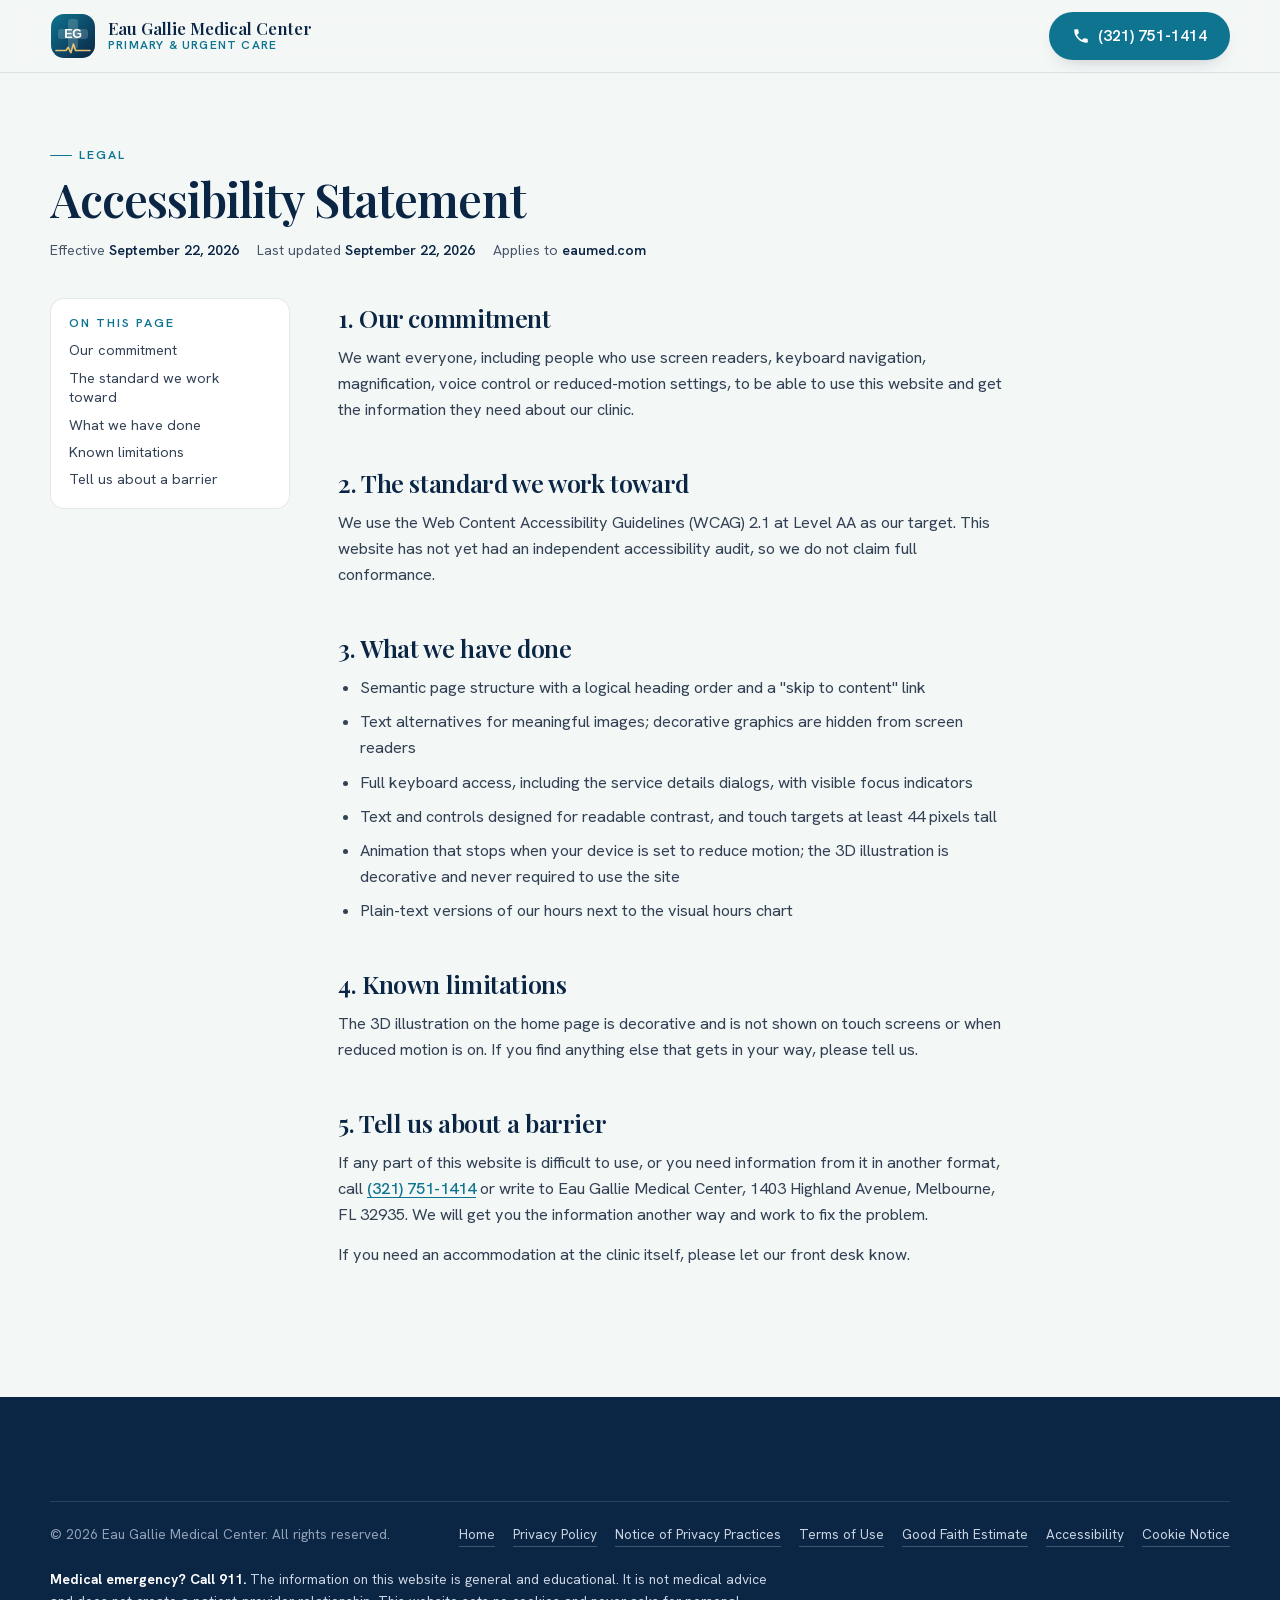
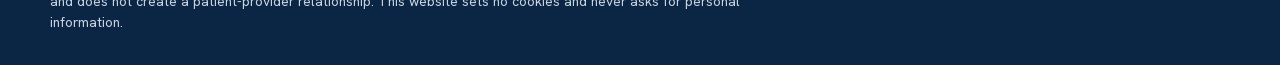
<file: accessibility.html>
<!doctype html>
<html lang="en">
<head>
<meta charset="utf-8">
<meta name="viewport" content="width=device-width, initial-scale=1">
<title>Accessibility Statement | Eau Gallie Medical Center</title>
<meta name="description" content="Eau Gallie Medical Center wants its website to be usable by everyone. How the site is built for accessibility, and how to tell us about a barrier.">
<meta name="theme-color" content="#F3F7F6">
<script>document.documentElement.classList.add('js')</script>
<link rel="icon" href="favicon.svg" type="image/svg+xml">
<link rel="canonical" href="https://eaumed.com/accessibility.html">
<link rel="privacy-policy" href="privacy.html">
<link rel="terms-of-service" href="terms.html">

<!-- Fonts are self-hosted (fonts/, SIL Open Font License). No request goes to Google or any other
     third party, which is why this site needs no cookie or consent banner. -->
<link rel="preload" href="fonts/HankenGrotesk-normal-latin.woff2" as="font" type="font/woff2" crossorigin>
<link rel="preload" href="fonts/PlayfairDisplay-normal-latin.woff2" as="font" type="font/woff2" crossorigin>
<link rel="stylesheet" href="fonts/fonts.css">
<link rel="stylesheet" href="style.css">
</head>
<body>
<a class="skip-link" href="#main">Skip to content</a>

<header class="legal-nav">
  <div class="wrap">
    <a class="brand" href="index.html" aria-label="Eau Gallie Medical Center home">
      <svg viewBox="0 0 46 46" aria-hidden="true">
        <defs><linearGradient id="lgMarkL" x1="0" y1="0" x2="1" y2="1"><stop offset="0" stop-color="#0E7490"/><stop offset="1" stop-color="#0B2545"/></linearGradient></defs>
        <rect x="1" y="1" width="44" height="44" rx="13" fill="url(#lgMarkL)"/>
        <g fill="rgba(255,255,255,.18)"><rect x="18" y="6" width="10" height="30" rx="3"/><rect x="8" y="16" width="30" height="10" rx="3"/></g>
        <text x="23" y="25" text-anchor="middle" font-family="Inter,Arial,sans-serif" font-weight="700" font-size="12.5" fill="#fff" letter-spacing="-.3">EG</text>
        <path d="M6 37.5h10l2.2-3.2 2.6 5.4 2.6-8.6 2.2 6.4h14.4" fill="none" stroke="#E8C470" stroke-width="1.6" stroke-linecap="round" stroke-linejoin="round"/>
      </svg>
      <div class="brand-text"><strong>Eau Gallie Medical Center</strong><span>Primary &amp; Urgent Care</span></div>
    </a>
    <a class="btn btn-primary" href="tel:+13217511414"><svg viewBox="0 0 24 24" aria-hidden="true"><path fill="currentColor" d="M6.6 10.8a15.1 15.1 0 0 0 6.6 6.6l2.2-2.2a1 1 0 0 1 1-.25 11.4 11.4 0 0 0 3.6.57 1 1 0 0 1 1 1V20a1 1 0 0 1-1 1A17 17 0 0 1 3 4a1 1 0 0 1 1-1h3.5a1 1 0 0 1 1 1c0 1.25.2 2.45.57 3.57a1 1 0 0 1-.25 1z"/></svg> (321) 751-1414</a>
  </div>
</header>

<main class="legal-main" id="main">
  <div class="wrap">
    <div class="legal-head">
      <span class="section-label">Legal</span>
      <h1>Accessibility Statement</h1>
      <p class="legal-meta">
        <span>Effective <b>September 22, 2026</b></span>
        <span>Last updated <b>September 22, 2026</b></span>
        <span>Applies to <b>eaumed.com</b></span>
      </p>
    </div>
    <div class="legal-layout">
      <nav class="legal-toc" aria-label="On this page">
        <h2>On this page</h2>
        <ol>
          <li><a href="#commitment">Our commitment</a></li>
          <li><a href="#standard">The standard we work toward</a></li>
          <li><a href="#measures">What we have done</a></li>
          <li><a href="#limits">Known limitations</a></li>
          <li><a href="#feedback">Tell us about a barrier</a></li>
        </ol>
      </nav>
      <div class="legal-body">
        <section id="commitment">
          <h2>1. Our commitment</h2>
          <p>We want everyone, including people who use screen readers, keyboard navigation, magnification, voice control or reduced-motion settings, to be able to use this website and get the information they need about our clinic.</p>
        </section>
        <section id="standard">
          <h2>2. The standard we work toward</h2>
          <p>We use the Web Content Accessibility Guidelines (WCAG) 2.1 at Level AA as our target. This website has not yet had an independent accessibility audit, so we do not claim full conformance.</p>
        </section>
        <section id="measures">
          <h2>3. What we have done</h2>
          <ul>
            <li>Semantic page structure with a logical heading order and a "skip to content" link</li>
            <li>Text alternatives for meaningful images; decorative graphics are hidden from screen readers</li>
            <li>Full keyboard access, including the service details dialogs, with visible focus indicators</li>
            <li>Text and controls designed for readable contrast, and touch targets at least 44 pixels tall</li>
            <li>Animation that stops when your device is set to reduce motion; the 3D illustration is decorative and never required to use the site</li>
            <li>Plain-text versions of our hours next to the visual hours chart</li>
          </ul>
        </section>
        <section id="limits">
          <h2>4. Known limitations</h2>
          <p>The 3D illustration on the home page is decorative and is not shown on touch screens or when reduced motion is on. If you find anything else that gets in your way, please tell us.</p>
        </section>
        <section id="feedback">
          <h2>5. Tell us about a barrier</h2>
          <p>If any part of this website is difficult to use, or you need information from it in another format, call <a href="tel:+13217511414">(321) 751-1414</a> or write to Eau Gallie Medical Center, 1403 Highland Avenue, Melbourne, FL 32935. We will get you the information another way and work to fix the problem.</p>
          <p>If you need an accommodation at the clinic itself, please let our front desk know.</p>
        </section>
      </div>
    </div>
  </div>
</main>

<footer class="site-footer">
  <div class="footer-bottom">
    <span>&copy; 2026 Eau Gallie Medical Center. All rights reserved.</span>
    <nav class="footer-legal" aria-label="Legal">
      <a href="index.html">Home</a>
      <a href="privacy.html">Privacy Policy</a>
      <a href="npp.html">Notice of Privacy Practices</a>
      <a href="terms.html">Terms of Use</a>
      <a href="gfe.html">Good Faith Estimate</a>
      <a href="accessibility.html" aria-current="page">Accessibility</a>
      <a href="cookies.html">Cookie Notice</a>
    </nav>
    <p class="footer-fine"><strong>Medical emergency? Call 911.</strong> The information on this website is general and educational. It is not medical advice and does not create a patient-provider relationship. This website sets no cookies and never asks for personal information.</p>
  </div>
</footer>

<script src="script.js" defer></script>
</body>
</html>
</file>
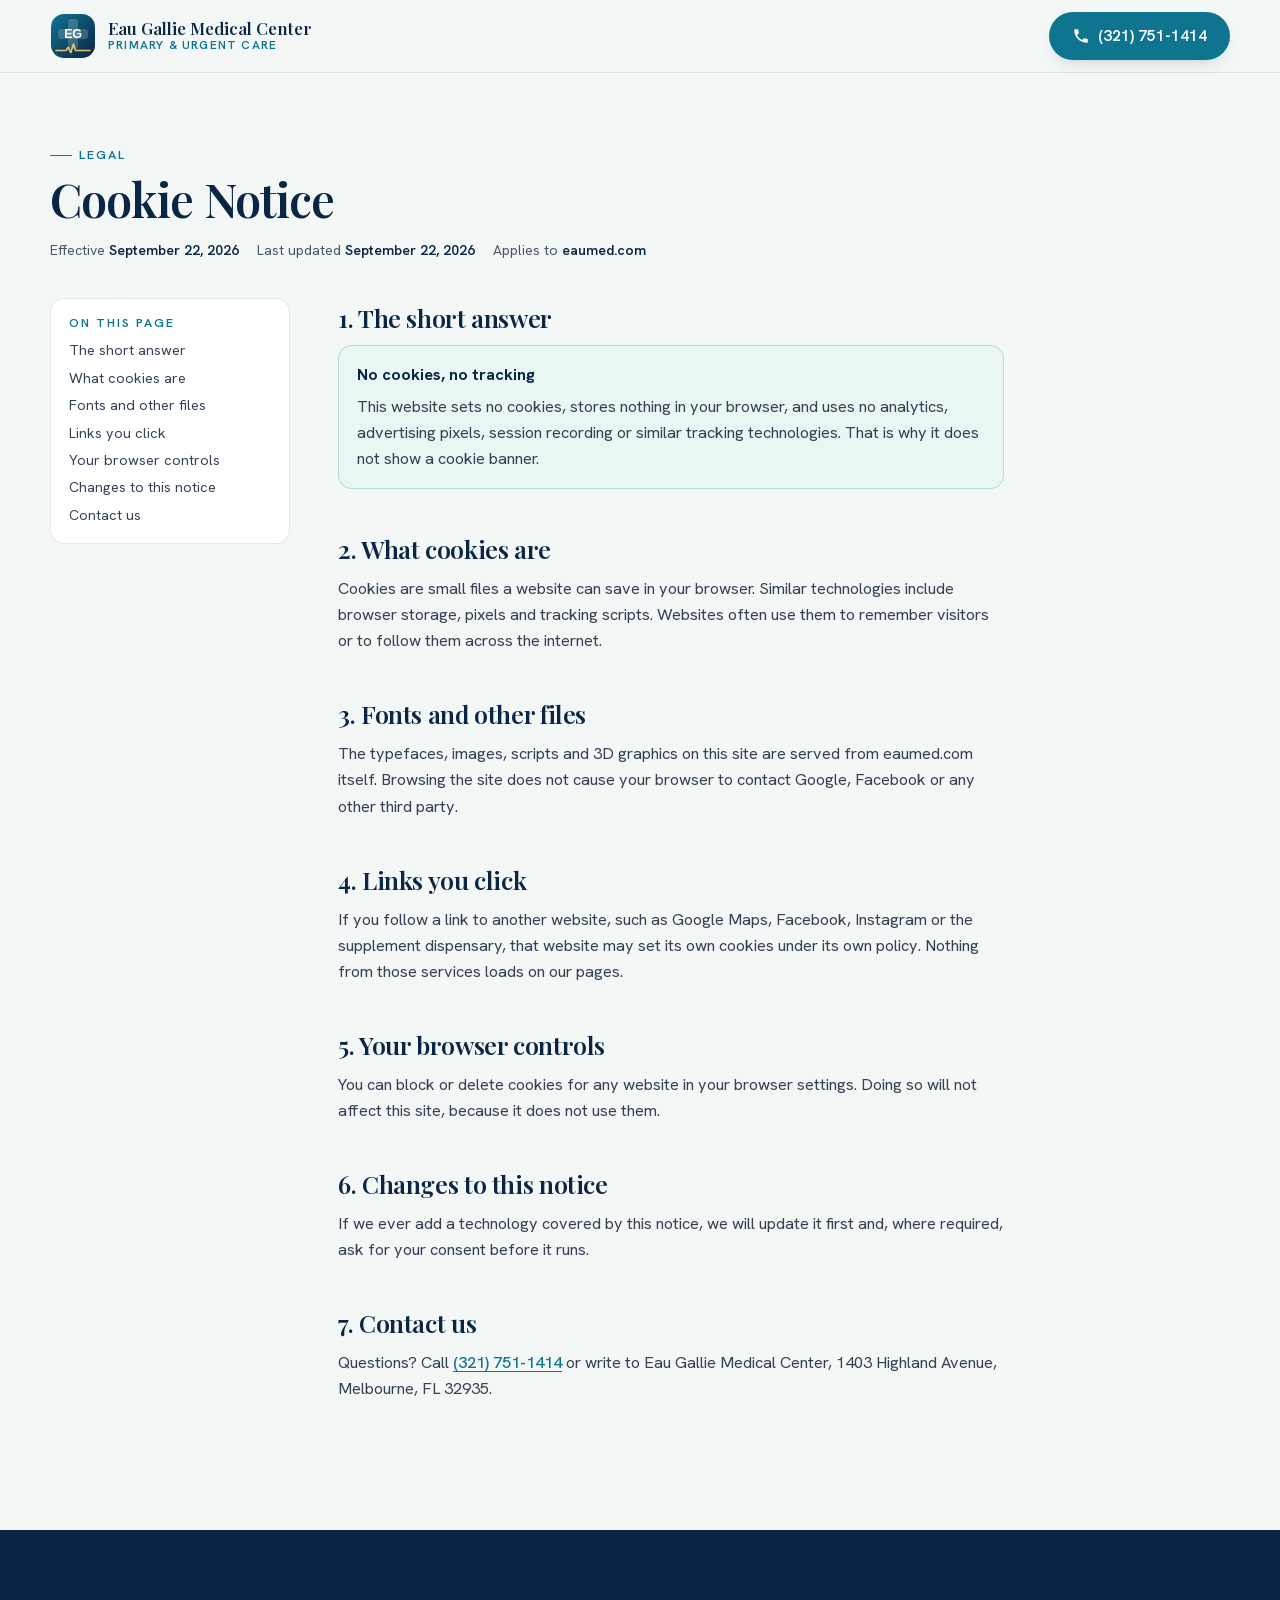
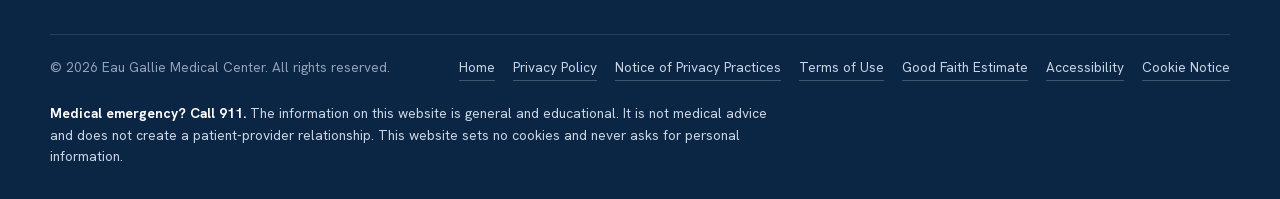
<file: cookies.html>
<!doctype html>
<html lang="en">
<head>
<meta charset="utf-8">
<meta name="viewport" content="width=device-width, initial-scale=1">
<title>Cookie Notice | Eau Gallie Medical Center</title>
<meta name="description" content="The Eau Gallie Medical Center website sets no cookies and uses no tracking technologies.">
<meta name="theme-color" content="#F3F7F6">
<script>document.documentElement.classList.add('js')</script>
<link rel="icon" href="favicon.svg" type="image/svg+xml">
<link rel="canonical" href="https://eaumed.com/cookies.html">
<link rel="privacy-policy" href="privacy.html">
<link rel="terms-of-service" href="terms.html">

<!-- Fonts are self-hosted (fonts/, SIL Open Font License). No request goes to Google or any other
     third party, which is why this site needs no cookie or consent banner. -->
<link rel="preload" href="fonts/HankenGrotesk-normal-latin.woff2" as="font" type="font/woff2" crossorigin>
<link rel="preload" href="fonts/PlayfairDisplay-normal-latin.woff2" as="font" type="font/woff2" crossorigin>
<link rel="stylesheet" href="fonts/fonts.css">
<link rel="stylesheet" href="style.css">
</head>
<body>
<a class="skip-link" href="#main">Skip to content</a>

<header class="legal-nav">
  <div class="wrap">
    <a class="brand" href="index.html" aria-label="Eau Gallie Medical Center home">
      <svg viewBox="0 0 46 46" aria-hidden="true">
        <defs><linearGradient id="lgMarkL" x1="0" y1="0" x2="1" y2="1"><stop offset="0" stop-color="#0E7490"/><stop offset="1" stop-color="#0B2545"/></linearGradient></defs>
        <rect x="1" y="1" width="44" height="44" rx="13" fill="url(#lgMarkL)"/>
        <g fill="rgba(255,255,255,.18)"><rect x="18" y="6" width="10" height="30" rx="3"/><rect x="8" y="16" width="30" height="10" rx="3"/></g>
        <text x="23" y="25" text-anchor="middle" font-family="Inter,Arial,sans-serif" font-weight="700" font-size="12.5" fill="#fff" letter-spacing="-.3">EG</text>
        <path d="M6 37.5h10l2.2-3.2 2.6 5.4 2.6-8.6 2.2 6.4h14.4" fill="none" stroke="#E8C470" stroke-width="1.6" stroke-linecap="round" stroke-linejoin="round"/>
      </svg>
      <div class="brand-text"><strong>Eau Gallie Medical Center</strong><span>Primary &amp; Urgent Care</span></div>
    </a>
    <a class="btn btn-primary" href="tel:+13217511414"><svg viewBox="0 0 24 24" aria-hidden="true"><path fill="currentColor" d="M6.6 10.8a15.1 15.1 0 0 0 6.6 6.6l2.2-2.2a1 1 0 0 1 1-.25 11.4 11.4 0 0 0 3.6.57 1 1 0 0 1 1 1V20a1 1 0 0 1-1 1A17 17 0 0 1 3 4a1 1 0 0 1 1-1h3.5a1 1 0 0 1 1 1c0 1.25.2 2.45.57 3.57a1 1 0 0 1-.25 1z"/></svg> (321) 751-1414</a>
  </div>
</header>

<main class="legal-main" id="main">
  <div class="wrap">
    <div class="legal-head">
      <span class="section-label">Legal</span>
      <h1>Cookie Notice</h1>
      <p class="legal-meta">
        <span>Effective <b>September 22, 2026</b></span>
        <span>Last updated <b>September 22, 2026</b></span>
        <span>Applies to <b>eaumed.com</b></span>
      </p>
    </div>
    <div class="legal-layout">
      <nav class="legal-toc" aria-label="On this page">
        <h2>On this page</h2>
        <ol>
          <li><a href="#short">The short answer</a></li>
          <li><a href="#what">What cookies are</a></li>
          <li><a href="#fonts">Fonts and other files</a></li>
          <li><a href="#links">Links you click</a></li>
          <li><a href="#controls">Your browser controls</a></li>
          <li><a href="#changes">Changes to this notice</a></li>
          <li><a href="#contact">Contact us</a></li>
        </ol>
      </nav>
      <div class="legal-body">
        <section id="short">
          <h2>1. The short answer</h2>
          <div class="legal-callout">
            <strong>No cookies, no tracking</strong>
            <p>This website sets no cookies, stores nothing in your browser, and uses no analytics, advertising pixels, session recording or similar tracking technologies. That is why it does not show a cookie banner.</p>
          </div>
        </section>
        <section id="what">
          <h2>2. What cookies are</h2>
          <p>Cookies are small files a website can save in your browser. Similar technologies include browser storage, pixels and tracking scripts. Websites often use them to remember visitors or to follow them across the internet.</p>
        </section>
        <section id="fonts">
          <h2>3. Fonts and other files</h2>
          <p>The typefaces, images, scripts and 3D graphics on this site are served from eaumed.com itself. Browsing the site does not cause your browser to contact Google, Facebook or any other third party.</p>
        </section>
        <section id="links">
          <h2>4. Links you click</h2>
          <p>If you follow a link to another website, such as Google Maps, Facebook, Instagram or the supplement dispensary, that website may set its own cookies under its own policy. Nothing from those services loads on our pages.</p>
        </section>
        <section id="controls">
          <h2>5. Your browser controls</h2>
          <p>You can block or delete cookies for any website in your browser settings. Doing so will not affect this site, because it does not use them.</p>
        </section>
        <section id="changes">
          <h2>6. Changes to this notice</h2>
          <p>If we ever add a technology covered by this notice, we will update it first and, where required, ask for your consent before it runs.</p>
        </section>
        <section id="contact">
          <h2>7. Contact us</h2>
          <p>Questions? Call <a href="tel:+13217511414">(321) 751-1414</a> or write to Eau Gallie Medical Center, 1403 Highland Avenue, Melbourne, FL 32935.</p>
        </section>
      </div>
    </div>
  </div>
</main>

<footer class="site-footer">
  <div class="footer-bottom">
    <span>&copy; 2026 Eau Gallie Medical Center. All rights reserved.</span>
    <nav class="footer-legal" aria-label="Legal">
      <a href="index.html">Home</a>
      <a href="privacy.html">Privacy Policy</a>
      <a href="npp.html">Notice of Privacy Practices</a>
      <a href="terms.html">Terms of Use</a>
      <a href="gfe.html">Good Faith Estimate</a>
      <a href="accessibility.html">Accessibility</a>
      <a href="cookies.html" aria-current="page">Cookie Notice</a>
    </nav>
    <p class="footer-fine"><strong>Medical emergency? Call 911.</strong> The information on this website is general and educational. It is not medical advice and does not create a patient-provider relationship. This website sets no cookies and never asks for personal information.</p>
  </div>
</footer>

<script src="script.js" defer></script>
</body>
</html>
</file>
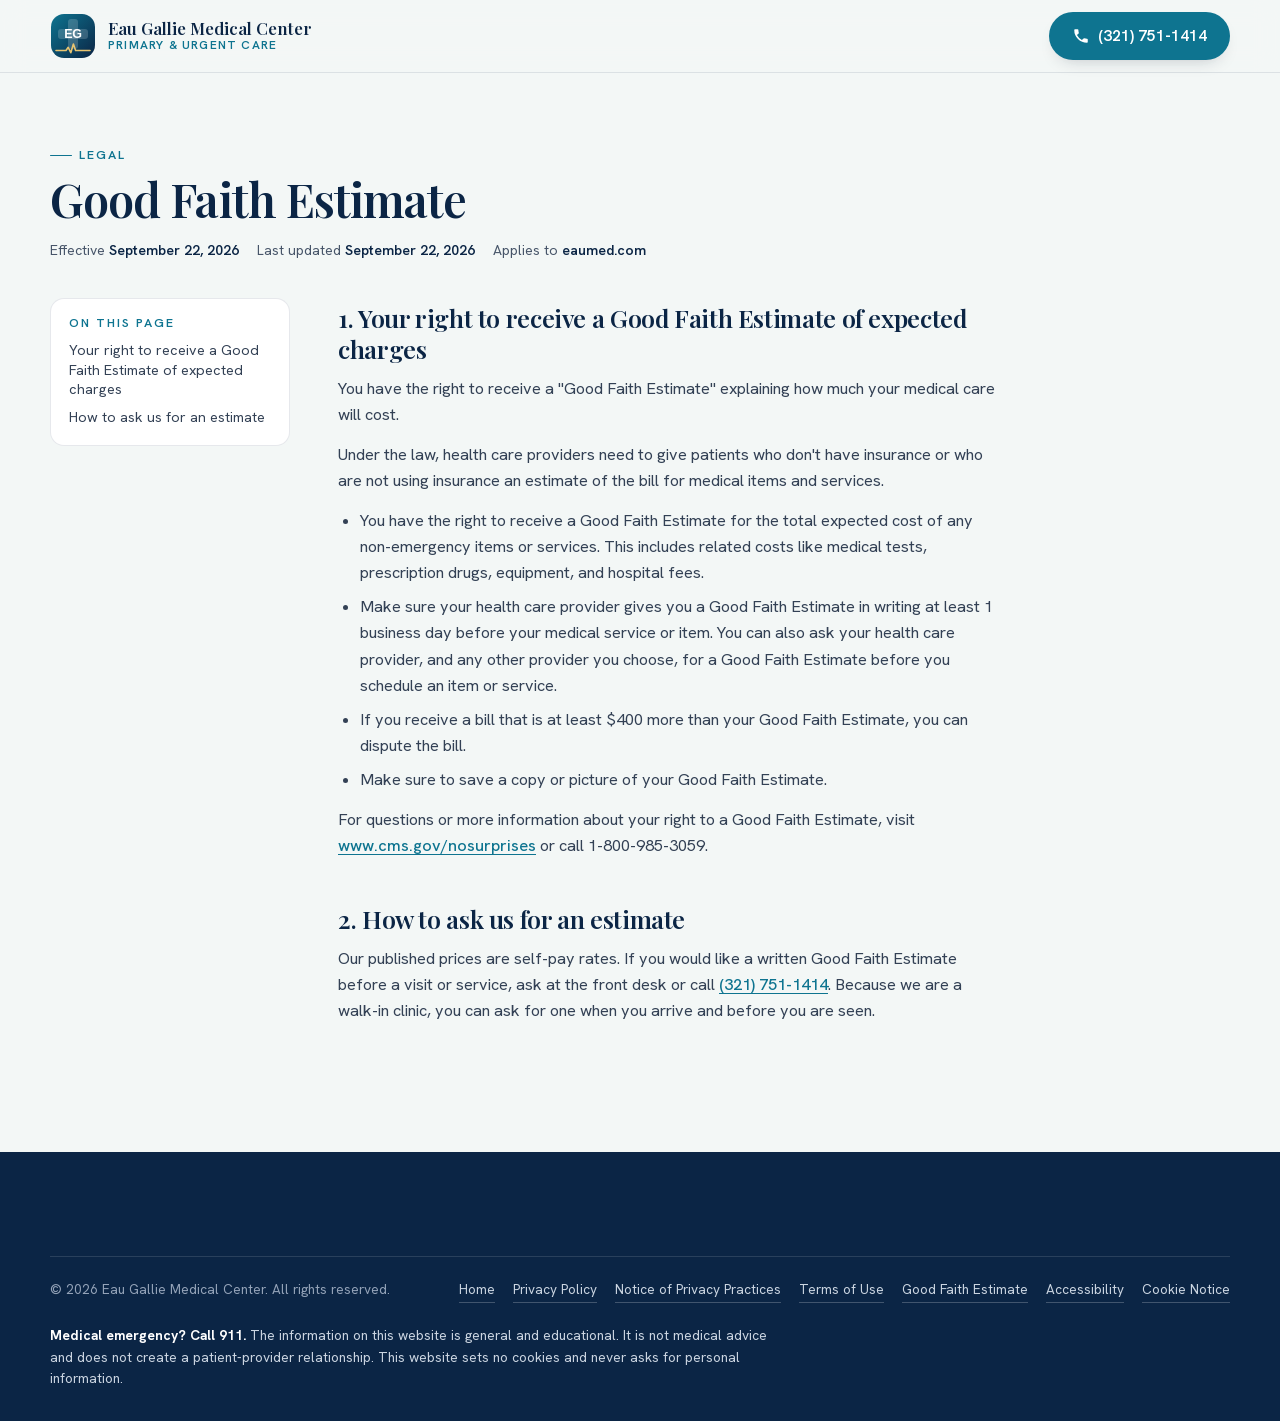
<file: gfe.html>
<!doctype html>
<html lang="en">
<head>
<meta charset="utf-8">
<meta name="viewport" content="width=device-width, initial-scale=1">
<title>Good Faith Estimate | Eau Gallie Medical Center</title>
<meta name="description" content="Your right to receive a Good Faith Estimate of expected charges under the No Surprises Act.">
<meta name="theme-color" content="#F3F7F6">
<script>document.documentElement.classList.add('js')</script>
<link rel="icon" href="favicon.svg" type="image/svg+xml">
<link rel="canonical" href="https://eaumed.com/gfe.html">
<link rel="privacy-policy" href="privacy.html">
<link rel="terms-of-service" href="terms.html">

<!-- Fonts are self-hosted (fonts/, SIL Open Font License). No request goes to Google or any other
     third party, which is why this site needs no cookie or consent banner. -->
<link rel="preload" href="fonts/HankenGrotesk-normal-latin.woff2" as="font" type="font/woff2" crossorigin>
<link rel="preload" href="fonts/PlayfairDisplay-normal-latin.woff2" as="font" type="font/woff2" crossorigin>
<link rel="stylesheet" href="fonts/fonts.css">
<link rel="stylesheet" href="style.css">
</head>
<body>
<a class="skip-link" href="#main">Skip to content</a>

<header class="legal-nav">
  <div class="wrap">
    <a class="brand" href="index.html" aria-label="Eau Gallie Medical Center home">
      <svg viewBox="0 0 46 46" aria-hidden="true">
        <defs><linearGradient id="lgMarkL" x1="0" y1="0" x2="1" y2="1"><stop offset="0" stop-color="#0E7490"/><stop offset="1" stop-color="#0B2545"/></linearGradient></defs>
        <rect x="1" y="1" width="44" height="44" rx="13" fill="url(#lgMarkL)"/>
        <g fill="rgba(255,255,255,.18)"><rect x="18" y="6" width="10" height="30" rx="3"/><rect x="8" y="16" width="30" height="10" rx="3"/></g>
        <text x="23" y="25" text-anchor="middle" font-family="Inter,Arial,sans-serif" font-weight="700" font-size="12.5" fill="#fff" letter-spacing="-.3">EG</text>
        <path d="M6 37.5h10l2.2-3.2 2.6 5.4 2.6-8.6 2.2 6.4h14.4" fill="none" stroke="#E8C470" stroke-width="1.6" stroke-linecap="round" stroke-linejoin="round"/>
      </svg>
      <div class="brand-text"><strong>Eau Gallie Medical Center</strong><span>Primary &amp; Urgent Care</span></div>
    </a>
    <a class="btn btn-primary" href="tel:+13217511414"><svg viewBox="0 0 24 24" aria-hidden="true"><path fill="currentColor" d="M6.6 10.8a15.1 15.1 0 0 0 6.6 6.6l2.2-2.2a1 1 0 0 1 1-.25 11.4 11.4 0 0 0 3.6.57 1 1 0 0 1 1 1V20a1 1 0 0 1-1 1A17 17 0 0 1 3 4a1 1 0 0 1 1-1h3.5a1 1 0 0 1 1 1c0 1.25.2 2.45.57 3.57a1 1 0 0 1-.25 1z"/></svg> (321) 751-1414</a>
  </div>
</header>

<main class="legal-main" id="main">
  <div class="wrap">
    <div class="legal-head">
      <span class="section-label">Legal</span>
      <h1>Good Faith Estimate</h1>
      <p class="legal-meta">
        <span>Effective <b>September 22, 2026</b></span>
        <span>Last updated <b>September 22, 2026</b></span>
        <span>Applies to <b>eaumed.com</b></span>
      </p>
    </div>
    <div class="legal-layout">
      <nav class="legal-toc" aria-label="On this page">
        <h2>On this page</h2>
        <ol>
          <li><a href="#notice">Your right to receive a Good Faith Estimate of expected charges</a></li>
          <li><a href="#request">How to ask us for an estimate</a></li>
        </ol>
      </nav>
      <div class="legal-body">
        <section id="notice">
          <h2>1. Your right to receive a Good Faith Estimate of expected charges</h2>
          <p>You have the right to receive a "Good Faith Estimate" explaining how much your medical care will cost.</p>
          <p>Under the law, health care providers need to give patients who don't have insurance or who are not using insurance an estimate of the bill for medical items and services.</p>
          <ul>
            <li>You have the right to receive a Good Faith Estimate for the total expected cost of any non-emergency items or services. This includes related costs like medical tests, prescription drugs, equipment, and hospital fees.</li>
            <li>Make sure your health care provider gives you a Good Faith Estimate in writing at least 1 business day before your medical service or item. You can also ask your health care provider, and any other provider you choose, for a Good Faith Estimate before you schedule an item or service.</li>
            <li>If you receive a bill that is at least $400 more than your Good Faith Estimate, you can dispute the bill.</li>
            <li>Make sure to save a copy or picture of your Good Faith Estimate.</li>
          </ul>
          <p>For questions or more information about your right to a Good Faith Estimate, visit <a href="https://www.cms.gov/nosurprises" target="_blank" rel="noopener noreferrer">www.cms.gov/nosurprises</a> or call 1-800-985-3059.</p>
        </section>
        <section id="request">
          <h2>2. How to ask us for an estimate</h2>
          <p>Our published prices are self-pay rates. If you would like a written Good Faith Estimate before a visit or service, ask at the front desk or call <a href="tel:+13217511414">(321) 751-1414</a>. Because we are a walk-in clinic, you can ask for one when you arrive and before you are seen.</p>
        </section>
      </div>
    </div>
  </div>
</main>

<footer class="site-footer">
  <div class="footer-bottom">
    <span>&copy; 2026 Eau Gallie Medical Center. All rights reserved.</span>
    <nav class="footer-legal" aria-label="Legal">
      <a href="index.html">Home</a>
      <a href="privacy.html">Privacy Policy</a>
      <a href="npp.html">Notice of Privacy Practices</a>
      <a href="terms.html">Terms of Use</a>
      <a href="gfe.html" aria-current="page">Good Faith Estimate</a>
      <a href="accessibility.html">Accessibility</a>
      <a href="cookies.html">Cookie Notice</a>
    </nav>
    <p class="footer-fine"><strong>Medical emergency? Call 911.</strong> The information on this website is general and educational. It is not medical advice and does not create a patient-provider relationship. This website sets no cookies and never asks for personal information.</p>
  </div>
</footer>

<script src="script.js" defer></script>
</body>
</html>
</file>
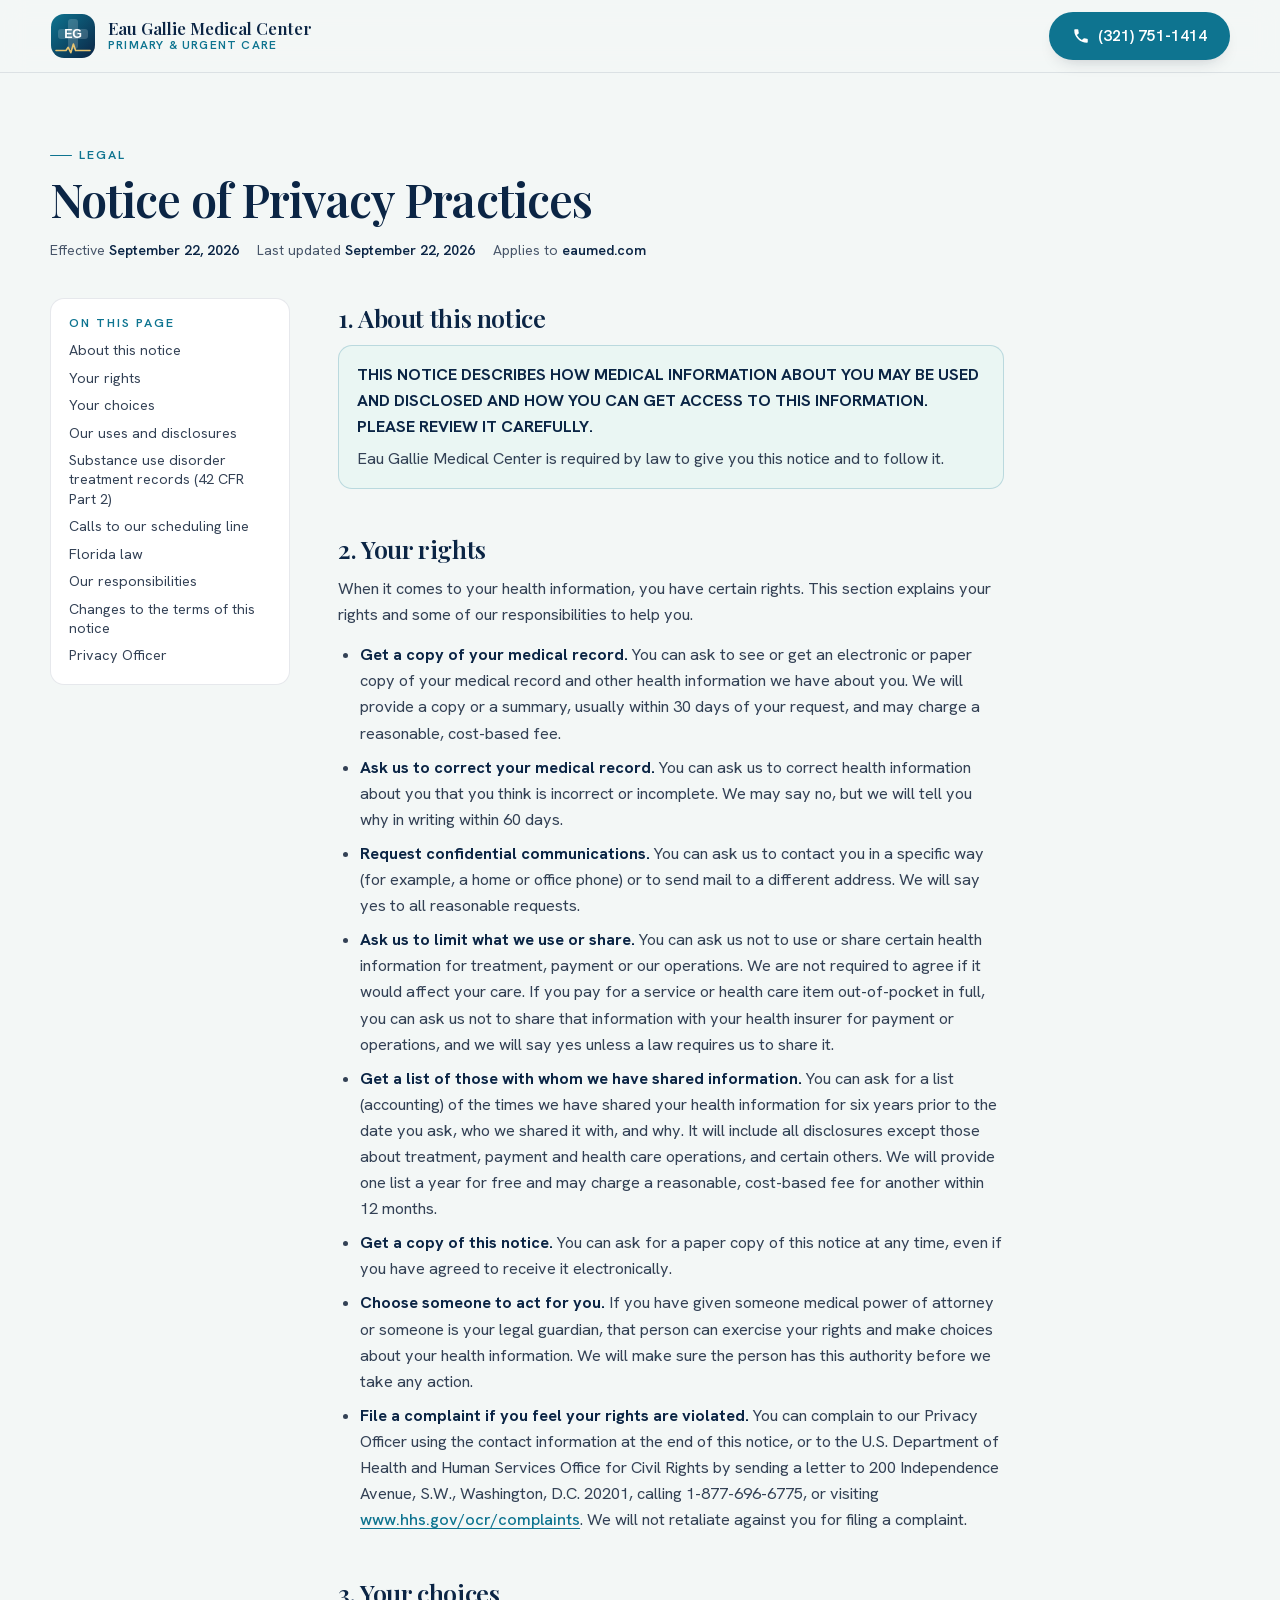
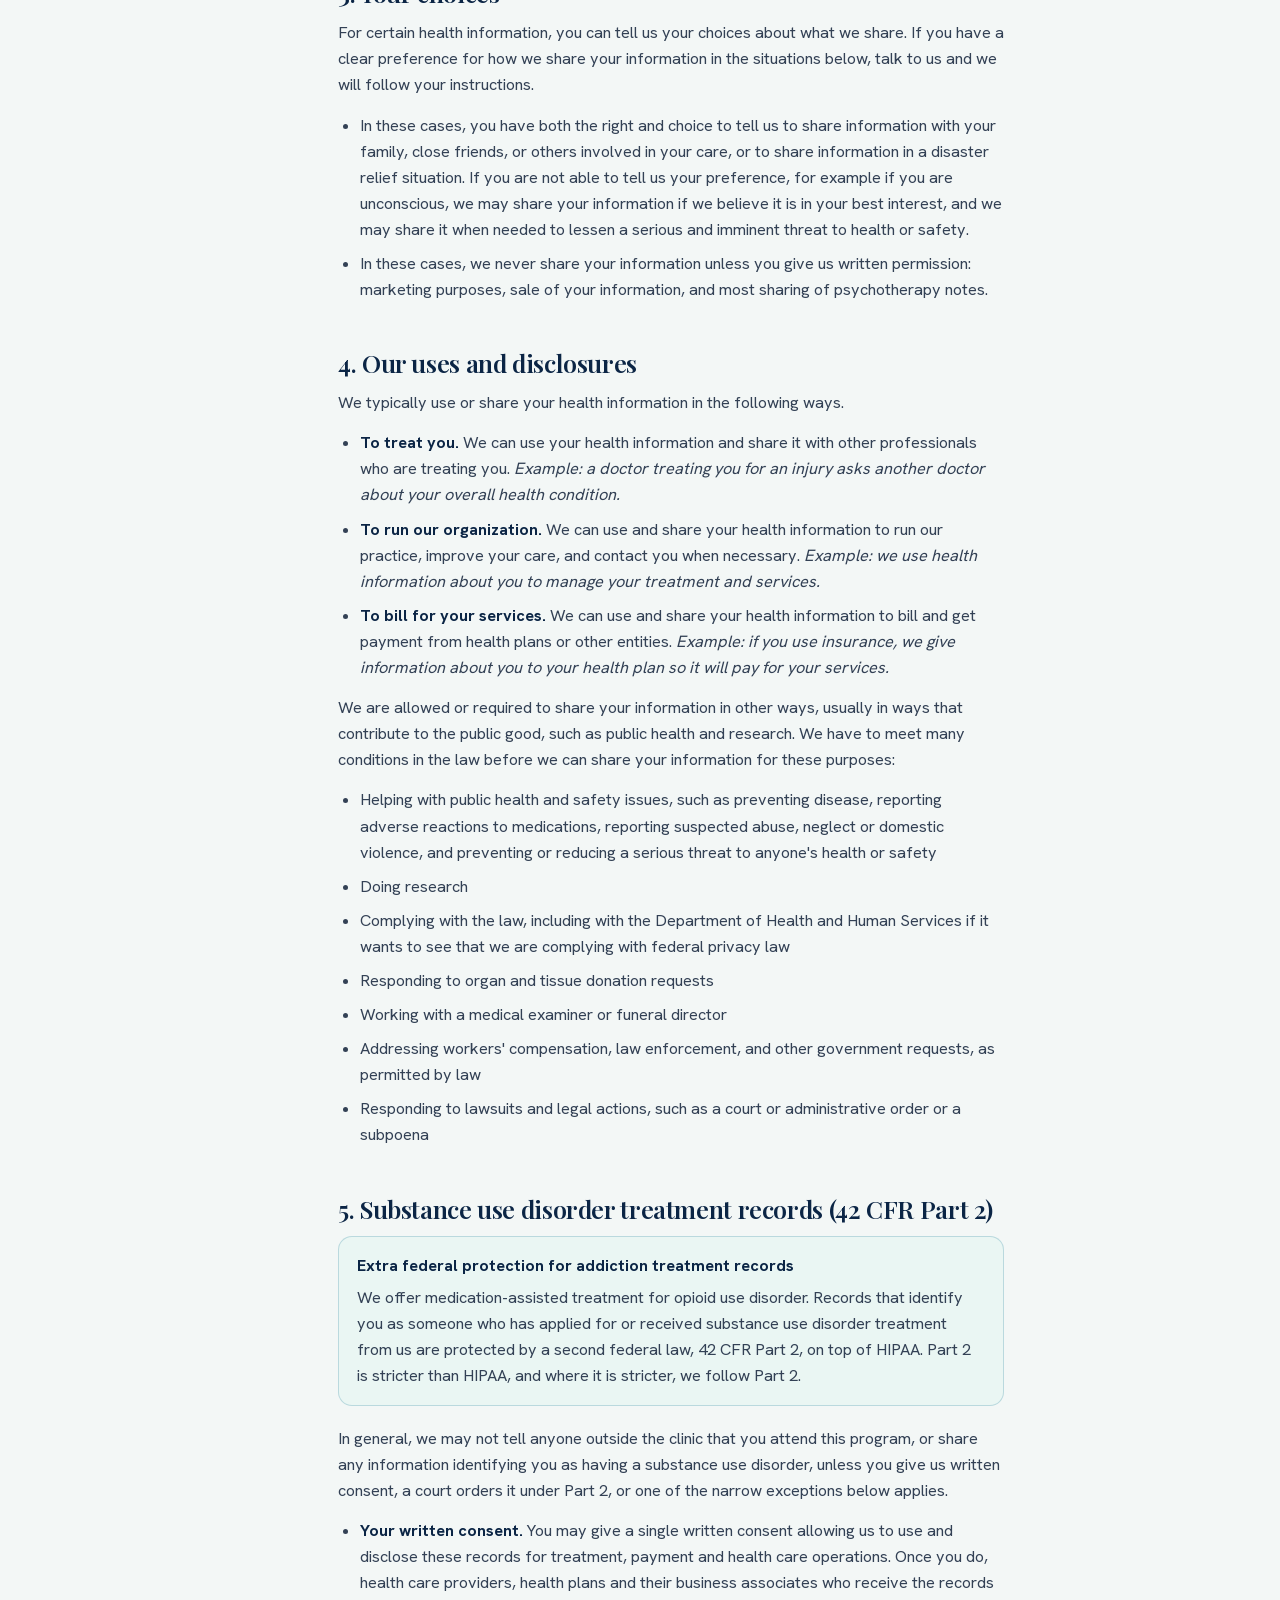
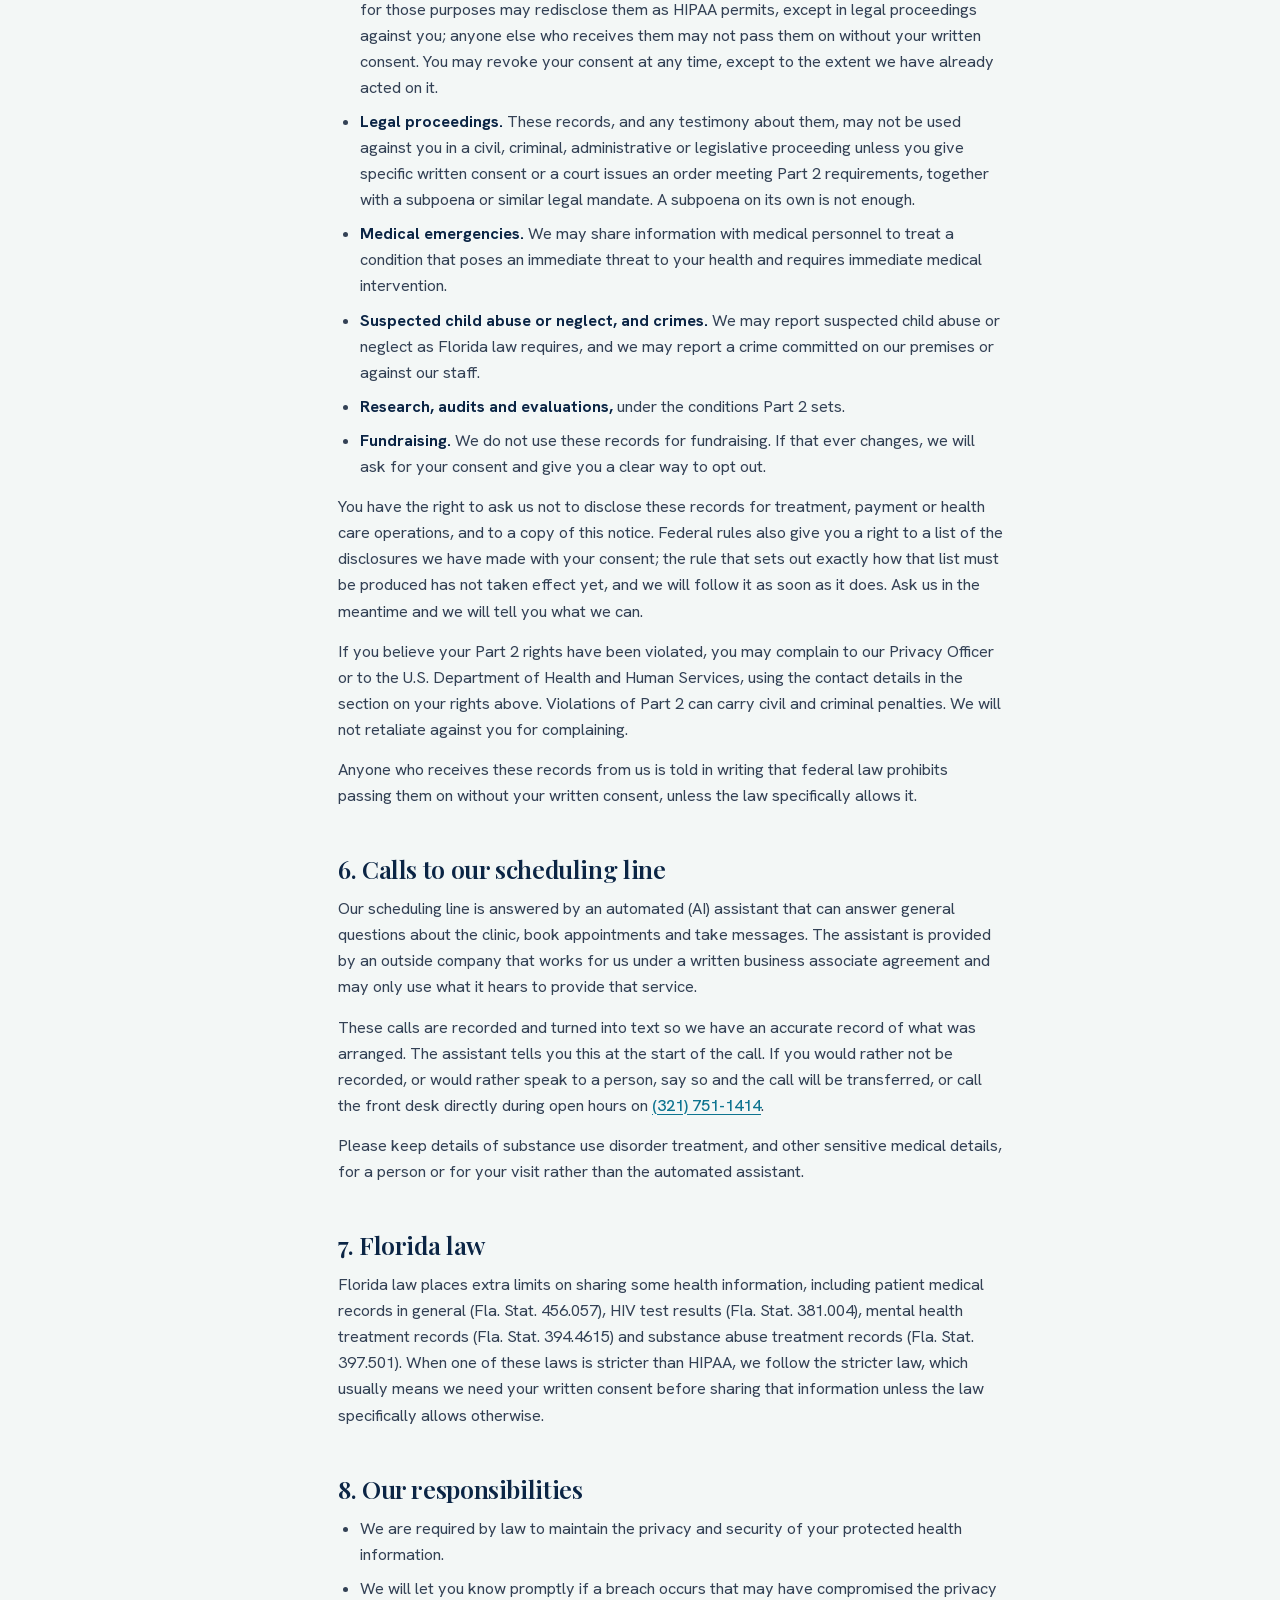
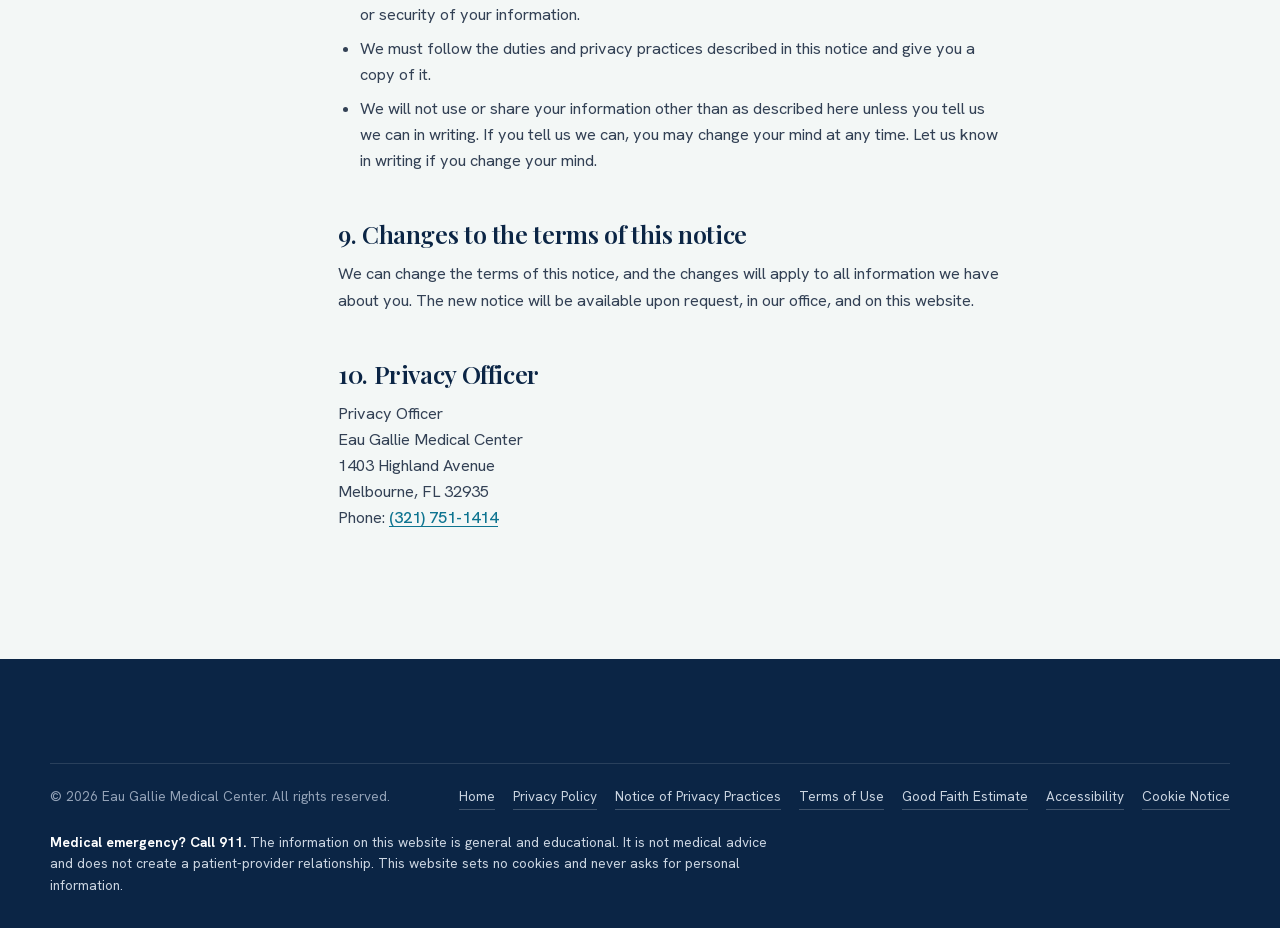
<file: npp.html>
<!doctype html>
<html lang="en">
<head>
<meta charset="utf-8">
<meta name="viewport" content="width=device-width, initial-scale=1">
<title>Notice of Privacy Practices | Eau Gallie Medical Center</title>
<meta name="description" content="How medical information about you may be used and disclosed by Eau Gallie Medical Center, and how you can get access to this information.">
<meta name="theme-color" content="#F3F7F6">
<script>document.documentElement.classList.add('js')</script>
<link rel="icon" href="favicon.svg" type="image/svg+xml">
<link rel="canonical" href="https://eaumed.com/npp.html">
<link rel="privacy-policy" href="privacy.html">
<link rel="terms-of-service" href="terms.html">

<!-- Fonts are self-hosted (fonts/, SIL Open Font License). No request goes to Google or any other
     third party, which is why this site needs no cookie or consent banner. -->
<link rel="preload" href="fonts/HankenGrotesk-normal-latin.woff2" as="font" type="font/woff2" crossorigin>
<link rel="preload" href="fonts/PlayfairDisplay-normal-latin.woff2" as="font" type="font/woff2" crossorigin>
<link rel="stylesheet" href="fonts/fonts.css">
<link rel="stylesheet" href="style.css">
</head>
<body>
<a class="skip-link" href="#main">Skip to content</a>

<header class="legal-nav">
  <div class="wrap">
    <a class="brand" href="index.html" aria-label="Eau Gallie Medical Center home">
      <svg viewBox="0 0 46 46" aria-hidden="true">
        <defs><linearGradient id="lgMarkL" x1="0" y1="0" x2="1" y2="1"><stop offset="0" stop-color="#0E7490"/><stop offset="1" stop-color="#0B2545"/></linearGradient></defs>
        <rect x="1" y="1" width="44" height="44" rx="13" fill="url(#lgMarkL)"/>
        <g fill="rgba(255,255,255,.18)"><rect x="18" y="6" width="10" height="30" rx="3"/><rect x="8" y="16" width="30" height="10" rx="3"/></g>
        <text x="23" y="25" text-anchor="middle" font-family="Inter,Arial,sans-serif" font-weight="700" font-size="12.5" fill="#fff" letter-spacing="-.3">EG</text>
        <path d="M6 37.5h10l2.2-3.2 2.6 5.4 2.6-8.6 2.2 6.4h14.4" fill="none" stroke="#E8C470" stroke-width="1.6" stroke-linecap="round" stroke-linejoin="round"/>
      </svg>
      <div class="brand-text"><strong>Eau Gallie Medical Center</strong><span>Primary &amp; Urgent Care</span></div>
    </a>
    <a class="btn btn-primary" href="tel:+13217511414"><svg viewBox="0 0 24 24" aria-hidden="true"><path fill="currentColor" d="M6.6 10.8a15.1 15.1 0 0 0 6.6 6.6l2.2-2.2a1 1 0 0 1 1-.25 11.4 11.4 0 0 0 3.6.57 1 1 0 0 1 1 1V20a1 1 0 0 1-1 1A17 17 0 0 1 3 4a1 1 0 0 1 1-1h3.5a1 1 0 0 1 1 1c0 1.25.2 2.45.57 3.57a1 1 0 0 1-.25 1z"/></svg> (321) 751-1414</a>
  </div>
</header>

<main class="legal-main" id="main">
<!-- PENDING PRACTICE APPROVAL: drafted from the structure of the HHS model Notice of Privacy Practices for providers.
     The practice must confirm it matches how it actually uses and discloses health information (or supply the notice it
     already gives patients) before this page is published. Do not publish unapproved. -->
  <div class="wrap">
    <div class="legal-head">
      <span class="section-label">Legal</span>
      <h1>Notice of Privacy Practices</h1>
      <p class="legal-meta">
        <span>Effective <b>September 22, 2026</b></span>
        <span>Last updated <b>September 22, 2026</b></span>
        <span>Applies to <b>eaumed.com</b></span>
      </p>
    </div>
    <div class="legal-layout">
      <nav class="legal-toc" aria-label="On this page">
        <h2>On this page</h2>
        <ol>
          <li><a href="#about">About this notice</a></li>
          <li><a href="#rights">Your rights</a></li>
          <li><a href="#choices">Your choices</a></li>
          <li><a href="#uses">Our uses and disclosures</a></li>
          <li><a href="#sud">Substance use disorder treatment records (42 CFR Part 2)</a></li>
          <li><a href="#phone">Calls to our scheduling line</a></li>
          <li><a href="#state">Florida law</a></li>
          <li><a href="#responsibilities">Our responsibilities</a></li>
          <li><a href="#changes">Changes to the terms of this notice</a></li>
          <li><a href="#contact">Privacy Officer</a></li>
        </ol>
      </nav>
      <div class="legal-body">
        <section id="about">
          <h2>1. About this notice</h2>
          <div class="legal-callout">
            <strong>THIS NOTICE DESCRIBES HOW MEDICAL INFORMATION ABOUT YOU MAY BE USED AND DISCLOSED AND HOW YOU CAN GET ACCESS TO THIS INFORMATION. PLEASE REVIEW IT CAREFULLY.</strong>
            <p>Eau Gallie Medical Center is required by law to give you this notice and to follow it.</p>
          </div>
        </section>
        <section id="rights">
          <h2>2. Your rights</h2>
          <p>When it comes to your health information, you have certain rights. This section explains your rights and some of our responsibilities to help you.</p>
          <ul>
            <li><strong>Get a copy of your medical record.</strong> You can ask to see or get an electronic or paper copy of your medical record and other health information we have about you. We will provide a copy or a summary, usually within 30 days of your request, and may charge a reasonable, cost-based fee.</li>
            <li><strong>Ask us to correct your medical record.</strong> You can ask us to correct health information about you that you think is incorrect or incomplete. We may say no, but we will tell you why in writing within 60 days.</li>
            <li><strong>Request confidential communications.</strong> You can ask us to contact you in a specific way (for example, a home or office phone) or to send mail to a different address. We will say yes to all reasonable requests.</li>
            <li><strong>Ask us to limit what we use or share.</strong> You can ask us not to use or share certain health information for treatment, payment or our operations. We are not required to agree if it would affect your care. If you pay for a service or health care item out-of-pocket in full, you can ask us not to share that information with your health insurer for payment or operations, and we will say yes unless a law requires us to share it.</li>
            <li><strong>Get a list of those with whom we have shared information.</strong> You can ask for a list (accounting) of the times we have shared your health information for six years prior to the date you ask, who we shared it with, and why. It will include all disclosures except those about treatment, payment and health care operations, and certain others. We will provide one list a year for free and may charge a reasonable, cost-based fee for another within 12 months.</li>
            <li><strong>Get a copy of this notice.</strong> You can ask for a paper copy of this notice at any time, even if you have agreed to receive it electronically.</li>
            <li><strong>Choose someone to act for you.</strong> If you have given someone medical power of attorney or someone is your legal guardian, that person can exercise your rights and make choices about your health information. We will make sure the person has this authority before we take any action.</li>
            <li><strong>File a complaint if you feel your rights are violated.</strong> You can complain to our Privacy Officer using the contact information at the end of this notice, or to the U.S. Department of Health and Human Services Office for Civil Rights by sending a letter to 200 Independence Avenue, S.W., Washington, D.C. 20201, calling 1-877-696-6775, or visiting <a href="https://www.hhs.gov/ocr/complaints" target="_blank" rel="noopener noreferrer">www.hhs.gov/ocr/complaints</a>. We will not retaliate against you for filing a complaint.</li>
          </ul>
        </section>
        <section id="choices">
          <h2>3. Your choices</h2>
          <p>For certain health information, you can tell us your choices about what we share. If you have a clear preference for how we share your information in the situations below, talk to us and we will follow your instructions.</p>
          <ul>
            <li>In these cases, you have both the right and choice to tell us to share information with your family, close friends, or others involved in your care, or to share information in a disaster relief situation. If you are not able to tell us your preference, for example if you are unconscious, we may share your information if we believe it is in your best interest, and we may share it when needed to lessen a serious and imminent threat to health or safety.</li>
            <li>In these cases, we never share your information unless you give us written permission: marketing purposes, sale of your information, and most sharing of psychotherapy notes.</li>
          </ul>
        </section>
        <section id="uses">
          <h2>4. Our uses and disclosures</h2>
          <p>We typically use or share your health information in the following ways.</p>
          <ul>
            <li><strong>To treat you.</strong> We can use your health information and share it with other professionals who are treating you. <em>Example: a doctor treating you for an injury asks another doctor about your overall health condition.</em></li>
            <li><strong>To run our organization.</strong> We can use and share your health information to run our practice, improve your care, and contact you when necessary. <em>Example: we use health information about you to manage your treatment and services.</em></li>
            <li><strong>To bill for your services.</strong> We can use and share your health information to bill and get payment from health plans or other entities. <em>Example: if you use insurance, we give information about you to your health plan so it will pay for your services.</em></li>
          </ul>
          <p>We are allowed or required to share your information in other ways, usually in ways that contribute to the public good, such as public health and research. We have to meet many conditions in the law before we can share your information for these purposes:</p>
          <ul>
            <li>Helping with public health and safety issues, such as preventing disease, reporting adverse reactions to medications, reporting suspected abuse, neglect or domestic violence, and preventing or reducing a serious threat to anyone's health or safety</li>
            <li>Doing research</li>
            <li>Complying with the law, including with the Department of Health and Human Services if it wants to see that we are complying with federal privacy law</li>
            <li>Responding to organ and tissue donation requests</li>
            <li>Working with a medical examiner or funeral director</li>
            <li>Addressing workers' compensation, law enforcement, and other government requests, as permitted by law</li>
            <li>Responding to lawsuits and legal actions, such as a court or administrative order or a subpoena</li>
          </ul>
        </section>
        <section id="sud">
          <h2>5. Substance use disorder treatment records (42 CFR Part 2)</h2>
          <div class="legal-callout">
            <strong>Extra federal protection for addiction treatment records</strong>
            <p>We offer medication-assisted treatment for opioid use disorder. Records that identify you as someone who has applied for or received substance use disorder treatment from us are protected by a second federal law, 42 CFR Part 2, on top of HIPAA. Part 2 is stricter than HIPAA, and where it is stricter, we follow Part 2.</p>
          </div>
          <p>In general, we may not tell anyone outside the clinic that you attend this program, or share any information identifying you as having a substance use disorder, unless you give us written consent, a court orders it under Part 2, or one of the narrow exceptions below applies.</p>
          <ul>
            <li><strong>Your written consent.</strong> You may give a single written consent allowing us to use and disclose these records for treatment, payment and health care operations. Once you do, health care providers, health plans and their business associates who receive the records for those purposes may redisclose them as HIPAA permits, except in legal proceedings against you; anyone else who receives them may not pass them on without your written consent. You may revoke your consent at any time, except to the extent we have already acted on it.</li>
            <li><strong>Legal proceedings.</strong> These records, and any testimony about them, may not be used against you in a civil, criminal, administrative or legislative proceeding unless you give specific written consent or a court issues an order meeting Part 2 requirements, together with a subpoena or similar legal mandate. A subpoena on its own is not enough.</li>
            <li><strong>Medical emergencies.</strong> We may share information with medical personnel to treat a condition that poses an immediate threat to your health and requires immediate medical intervention.</li>
            <li><strong>Suspected child abuse or neglect, and crimes.</strong> We may report suspected child abuse or neglect as Florida law requires, and we may report a crime committed on our premises or against our staff.</li>
            <li><strong>Research, audits and evaluations,</strong> under the conditions Part 2 sets.</li>
            <li><strong>Fundraising.</strong> We do not use these records for fundraising. If that ever changes, we will ask for your consent and give you a clear way to opt out.</li>
          </ul>
          <p>You have the right to ask us not to disclose these records for treatment, payment or health care operations, and to a copy of this notice. Federal rules also give you a right to a list of the disclosures we have made with your consent; the rule that sets out exactly how that list must be produced has not taken effect yet, and we will follow it as soon as it does. Ask us in the meantime and we will tell you what we can.</p>
          <p>If you believe your Part 2 rights have been violated, you may complain to our Privacy Officer or to the U.S. Department of Health and Human Services, using the contact details in the section on your rights above. Violations of Part 2 can carry civil and criminal penalties. We will not retaliate against you for complaining.</p>
          <p>Anyone who receives these records from us is told in writing that federal law prohibits passing them on without your written consent, unless the law specifically allows it.</p>
        </section>
        <section id="phone">
          <h2>6. Calls to our scheduling line</h2>
          <p>Our scheduling line is answered by an automated (AI) assistant that can answer general questions about the clinic, book appointments and take messages. The assistant is provided by an outside company that works for us under a written business associate agreement and may only use what it hears to provide that service.</p>
          <p>These calls are recorded and turned into text so we have an accurate record of what was arranged. The assistant tells you this at the start of the call. If you would rather not be recorded, or would rather speak to a person, say so and the call will be transferred, or call the front desk directly during open hours on <a href="tel:+13217511414">(321) 751-1414</a>.</p>
          <p>Please keep details of substance use disorder treatment, and other sensitive medical details, for a person or for your visit rather than the automated assistant.</p>
        </section>
        <section id="state">
          <h2>7. Florida law</h2>
          <p>Florida law places extra limits on sharing some health information, including patient medical records in general (Fla. Stat. 456.057), HIV test results (Fla. Stat. 381.004), mental health treatment records (Fla. Stat. 394.4615) and substance abuse treatment records (Fla. Stat. 397.501). When one of these laws is stricter than HIPAA, we follow the stricter law, which usually means we need your written consent before sharing that information unless the law specifically allows otherwise.</p>
        </section>
        <section id="responsibilities">
          <h2>8. Our responsibilities</h2>
          <ul>
            <li>We are required by law to maintain the privacy and security of your protected health information.</li>
            <li>We will let you know promptly if a breach occurs that may have compromised the privacy or security of your information.</li>
            <li>We must follow the duties and privacy practices described in this notice and give you a copy of it.</li>
            <li>We will not use or share your information other than as described here unless you tell us we can in writing. If you tell us we can, you may change your mind at any time. Let us know in writing if you change your mind.</li>
          </ul>
        </section>
        <section id="changes">
          <h2>9. Changes to the terms of this notice</h2>
          <p>We can change the terms of this notice, and the changes will apply to all information we have about you. The new notice will be available upon request, in our office, and on this website.</p>
        </section>
        <section id="contact">
          <h2>10. Privacy Officer</h2>
          <p>Privacy Officer<br>Eau Gallie Medical Center<br>1403 Highland Avenue<br>Melbourne, FL 32935<br>Phone: <a href="tel:+13217511414">(321) 751-1414</a></p>
        </section>
      </div>
    </div>
  </div>
</main>

<footer class="site-footer">
  <div class="footer-bottom">
    <span>&copy; 2026 Eau Gallie Medical Center. All rights reserved.</span>
    <nav class="footer-legal" aria-label="Legal">
      <a href="index.html">Home</a>
      <a href="privacy.html">Privacy Policy</a>
      <a href="npp.html" aria-current="page">Notice of Privacy Practices</a>
      <a href="terms.html">Terms of Use</a>
      <a href="gfe.html">Good Faith Estimate</a>
      <a href="accessibility.html">Accessibility</a>
      <a href="cookies.html">Cookie Notice</a>
    </nav>
    <p class="footer-fine"><strong>Medical emergency? Call 911.</strong> The information on this website is general and educational. It is not medical advice and does not create a patient-provider relationship. This website sets no cookies and never asks for personal information.</p>
  </div>
</footer>

<script src="script.js" defer></script>
</body>
</html>
</file>
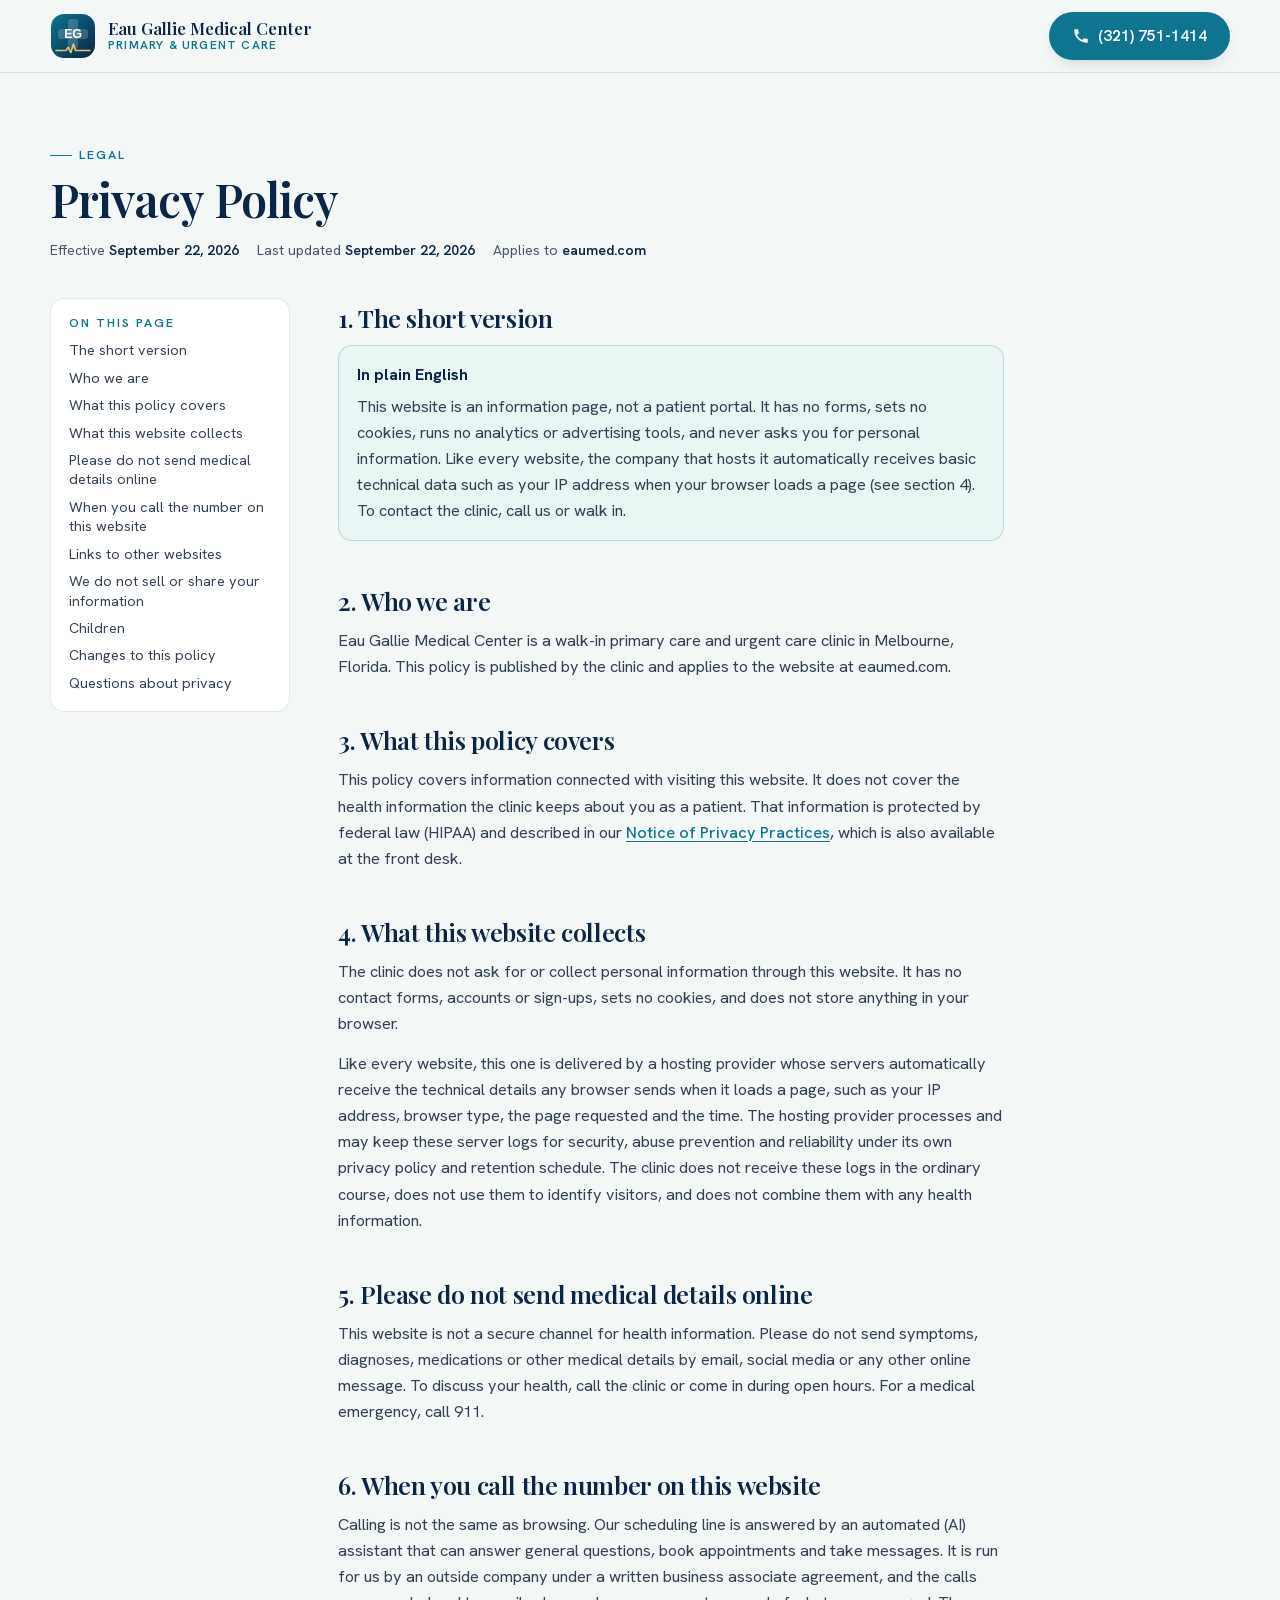
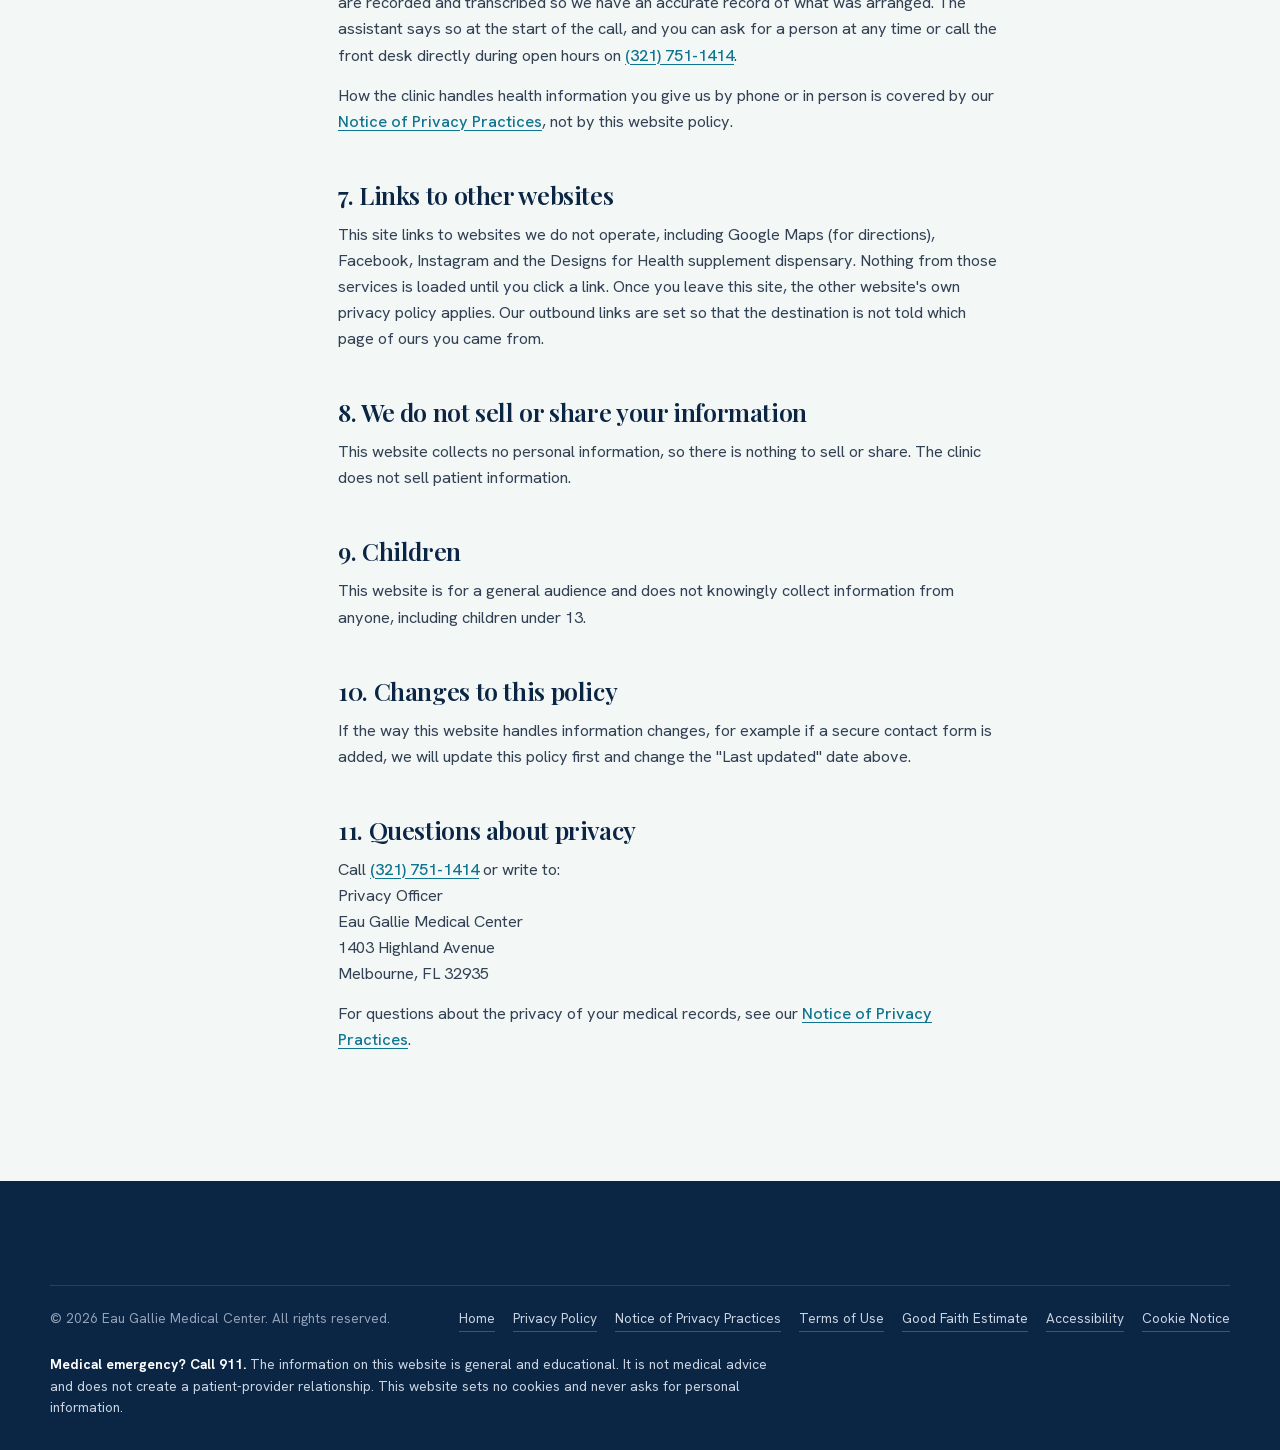
<file: privacy.html>
<!doctype html>
<html lang="en">
<head>
<meta charset="utf-8">
<meta name="viewport" content="width=device-width, initial-scale=1">
<title>Privacy Policy | Eau Gallie Medical Center</title>
<meta name="description" content="How the Eau Gallie Medical Center website handles information: it sets no cookies, runs no analytics and collects no personal information.">
<meta name="theme-color" content="#F3F7F6">
<script>document.documentElement.classList.add('js')</script>
<link rel="icon" href="favicon.svg" type="image/svg+xml">
<link rel="canonical" href="https://eaumed.com/privacy.html">
<link rel="privacy-policy" href="privacy.html">
<link rel="terms-of-service" href="terms.html">

<!-- Fonts are self-hosted (fonts/, SIL Open Font License). No request goes to Google or any other
     third party, which is why this site needs no cookie or consent banner. -->
<link rel="preload" href="fonts/HankenGrotesk-normal-latin.woff2" as="font" type="font/woff2" crossorigin>
<link rel="preload" href="fonts/PlayfairDisplay-normal-latin.woff2" as="font" type="font/woff2" crossorigin>
<link rel="stylesheet" href="fonts/fonts.css">
<link rel="stylesheet" href="style.css">
</head>
<body>
<a class="skip-link" href="#main">Skip to content</a>

<header class="legal-nav">
  <div class="wrap">
    <a class="brand" href="index.html" aria-label="Eau Gallie Medical Center home">
      <svg viewBox="0 0 46 46" aria-hidden="true">
        <defs><linearGradient id="lgMarkL" x1="0" y1="0" x2="1" y2="1"><stop offset="0" stop-color="#0E7490"/><stop offset="1" stop-color="#0B2545"/></linearGradient></defs>
        <rect x="1" y="1" width="44" height="44" rx="13" fill="url(#lgMarkL)"/>
        <g fill="rgba(255,255,255,.18)"><rect x="18" y="6" width="10" height="30" rx="3"/><rect x="8" y="16" width="30" height="10" rx="3"/></g>
        <text x="23" y="25" text-anchor="middle" font-family="Inter,Arial,sans-serif" font-weight="700" font-size="12.5" fill="#fff" letter-spacing="-.3">EG</text>
        <path d="M6 37.5h10l2.2-3.2 2.6 5.4 2.6-8.6 2.2 6.4h14.4" fill="none" stroke="#E8C470" stroke-width="1.6" stroke-linecap="round" stroke-linejoin="round"/>
      </svg>
      <div class="brand-text"><strong>Eau Gallie Medical Center</strong><span>Primary &amp; Urgent Care</span></div>
    </a>
    <a class="btn btn-primary" href="tel:+13217511414"><svg viewBox="0 0 24 24" aria-hidden="true"><path fill="currentColor" d="M6.6 10.8a15.1 15.1 0 0 0 6.6 6.6l2.2-2.2a1 1 0 0 1 1-.25 11.4 11.4 0 0 0 3.6.57 1 1 0 0 1 1 1V20a1 1 0 0 1-1 1A17 17 0 0 1 3 4a1 1 0 0 1 1-1h3.5a1 1 0 0 1 1 1c0 1.25.2 2.45.57 3.57a1 1 0 0 1-.25 1z"/></svg> (321) 751-1414</a>
  </div>
</header>

<main class="legal-main" id="main">
  <div class="wrap">
    <div class="legal-head">
      <span class="section-label">Legal</span>
      <h1>Privacy Policy</h1>
      <p class="legal-meta">
        <span>Effective <b>September 22, 2026</b></span>
        <span>Last updated <b>September 22, 2026</b></span>
        <span>Applies to <b>eaumed.com</b></span>
      </p>
    </div>
    <div class="legal-layout">
      <nav class="legal-toc" aria-label="On this page">
        <h2>On this page</h2>
        <ol>
          <li><a href="#short">The short version</a></li>
          <li><a href="#who">Who we are</a></li>
          <li><a href="#scope">What this policy covers</a></li>
          <li><a href="#collect">What this website collects</a></li>
          <li><a href="#medical">Please do not send medical details online</a></li>
          <li><a href="#phone">When you call the number on this website</a></li>
          <li><a href="#third-parties">Links to other websites</a></li>
          <li><a href="#no-sale">We do not sell or share your information</a></li>
          <li><a href="#children">Children</a></li>
          <li><a href="#changes">Changes to this policy</a></li>
          <li><a href="#contact">Questions about privacy</a></li>
        </ol>
      </nav>
      <div class="legal-body">
        <section id="short">
          <h2>1. The short version</h2>
          <div class="legal-callout">
            <strong>In plain English</strong>
            <p>This website is an information page, not a patient portal. It has no forms, sets no cookies, runs no analytics or advertising tools, and never asks you for personal information. Like every website, the company that hosts it automatically receives basic technical data such as your IP address when your browser loads a page (see section 4). To contact the clinic, call us or walk in.</p>
          </div>
        </section>
        <section id="who">
          <h2>2. Who we are</h2>
          <p>Eau Gallie Medical Center is a walk-in primary care and urgent care clinic in Melbourne, Florida. This policy is published by the clinic and applies to the website at eaumed.com.</p>
        </section>
        <section id="scope">
          <h2>3. What this policy covers</h2>
          <p>This policy covers information connected with visiting this website. It does not cover the health information the clinic keeps about you as a patient. That information is protected by federal law (HIPAA) and described in our <a href="npp.html">Notice of Privacy Practices</a>, which is also available at the front desk.</p>
        </section>
        <section id="collect">
          <h2>4. What this website collects</h2>
          <p>The clinic does not ask for or collect personal information through this website. It has no contact forms, accounts or sign-ups, sets no cookies, and does not store anything in your browser.</p>
          <p>Like every website, this one is delivered by a hosting provider whose servers automatically receive the technical details any browser sends when it loads a page, such as your IP address, browser type, the page requested and the time. The hosting provider processes and may keep these server logs for security, abuse prevention and reliability under its own privacy policy and retention schedule. The clinic does not receive these logs in the ordinary course, does not use them to identify visitors, and does not combine them with any health information.</p>
        </section>
        <section id="medical">
          <h2>5. Please do not send medical details online</h2>
          <p>This website is not a secure channel for health information. Please do not send symptoms, diagnoses, medications or other medical details by email, social media or any other online message. To discuss your health, call the clinic or come in during open hours. For a medical emergency, call 911.</p>
        </section>
        <section id="phone">
          <h2>6. When you call the number on this website</h2>
          <p>Calling is not the same as browsing. Our scheduling line is answered by an automated (AI) assistant that can answer general questions, book appointments and take messages. It is run for us by an outside company under a written business associate agreement, and the calls are recorded and transcribed so we have an accurate record of what was arranged. The assistant says so at the start of the call, and you can ask for a person at any time or call the front desk directly during open hours on <a href="tel:+13217511414">(321) 751-1414</a>.</p>
          <p>How the clinic handles health information you give us by phone or in person is covered by our <a href="npp.html">Notice of Privacy Practices</a>, not by this website policy.</p>
        </section>
        <section id="third-parties">
          <h2>7. Links to other websites</h2>
          <p>This site links to websites we do not operate, including Google Maps (for directions), Facebook, Instagram and the Designs for Health supplement dispensary. Nothing from those services is loaded until you click a link. Once you leave this site, the other website's own privacy policy applies. Our outbound links are set so that the destination is not told which page of ours you came from.</p>
        </section>
        <section id="no-sale">
          <h2>8. We do not sell or share your information</h2>
          <p>This website collects no personal information, so there is nothing to sell or share. The clinic does not sell patient information.</p>
        </section>
        <section id="children">
          <h2>9. Children</h2>
          <p>This website is for a general audience and does not knowingly collect information from anyone, including children under 13.</p>
        </section>
        <section id="changes">
          <h2>10. Changes to this policy</h2>
          <p>If the way this website handles information changes, for example if a secure contact form is added, we will update this policy first and change the "Last updated" date above.</p>
        </section>
        <section id="contact">
          <h2>11. Questions about privacy</h2>
          <p>Call <a href="tel:+13217511414">(321) 751-1414</a> or write to:<br>Privacy Officer<br>Eau Gallie Medical Center<br>1403 Highland Avenue<br>Melbourne, FL 32935</p>
          <p>For questions about the privacy of your medical records, see our <a href="npp.html">Notice of Privacy Practices</a>.</p>
        </section>
      </div>
    </div>
  </div>
</main>

<footer class="site-footer">
  <div class="footer-bottom">
    <span>&copy; 2026 Eau Gallie Medical Center. All rights reserved.</span>
    <nav class="footer-legal" aria-label="Legal">
      <a href="index.html">Home</a>
      <a href="privacy.html" aria-current="page">Privacy Policy</a>
      <a href="npp.html">Notice of Privacy Practices</a>
      <a href="terms.html">Terms of Use</a>
      <a href="gfe.html">Good Faith Estimate</a>
      <a href="accessibility.html">Accessibility</a>
      <a href="cookies.html">Cookie Notice</a>
    </nav>
    <p class="footer-fine"><strong>Medical emergency? Call 911.</strong> The information on this website is general and educational. It is not medical advice and does not create a patient-provider relationship. This website sets no cookies and never asks for personal information.</p>
  </div>
</footer>

<script src="script.js" defer></script>
</body>
</html>
</file>
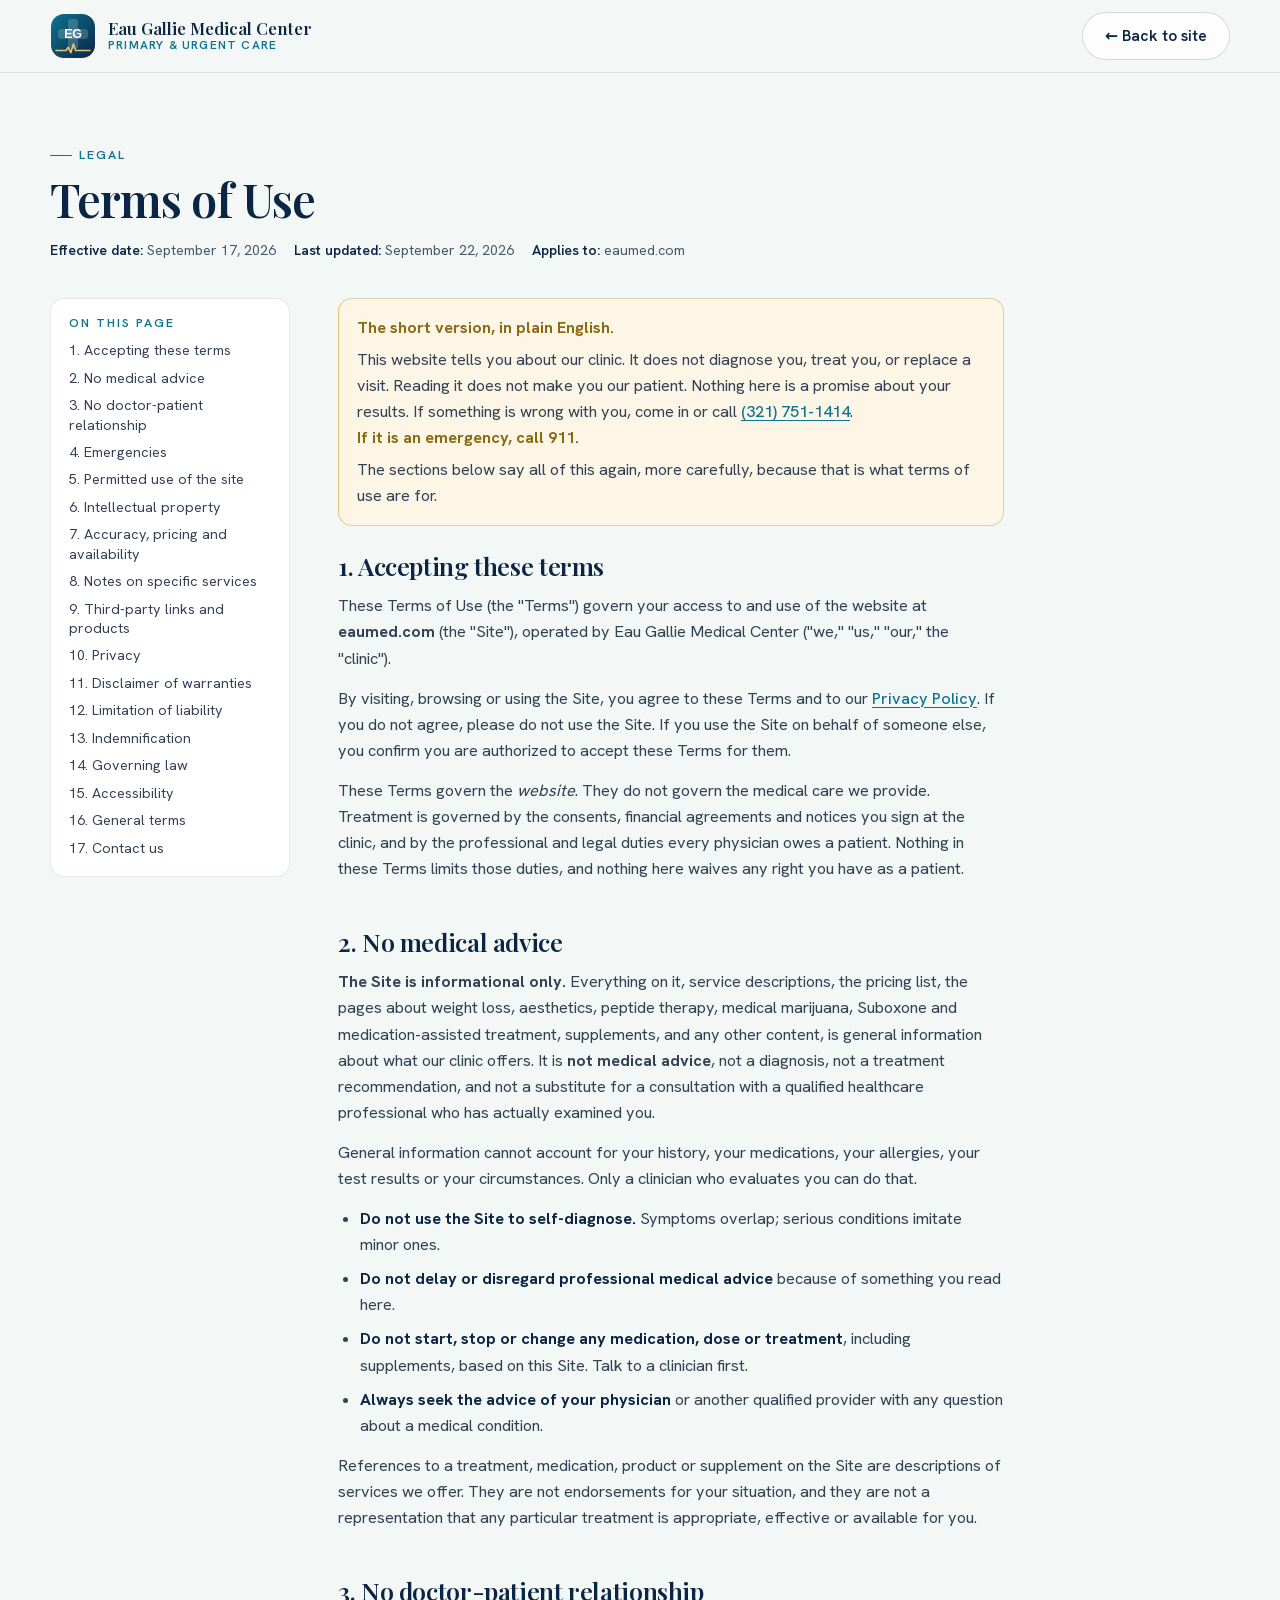
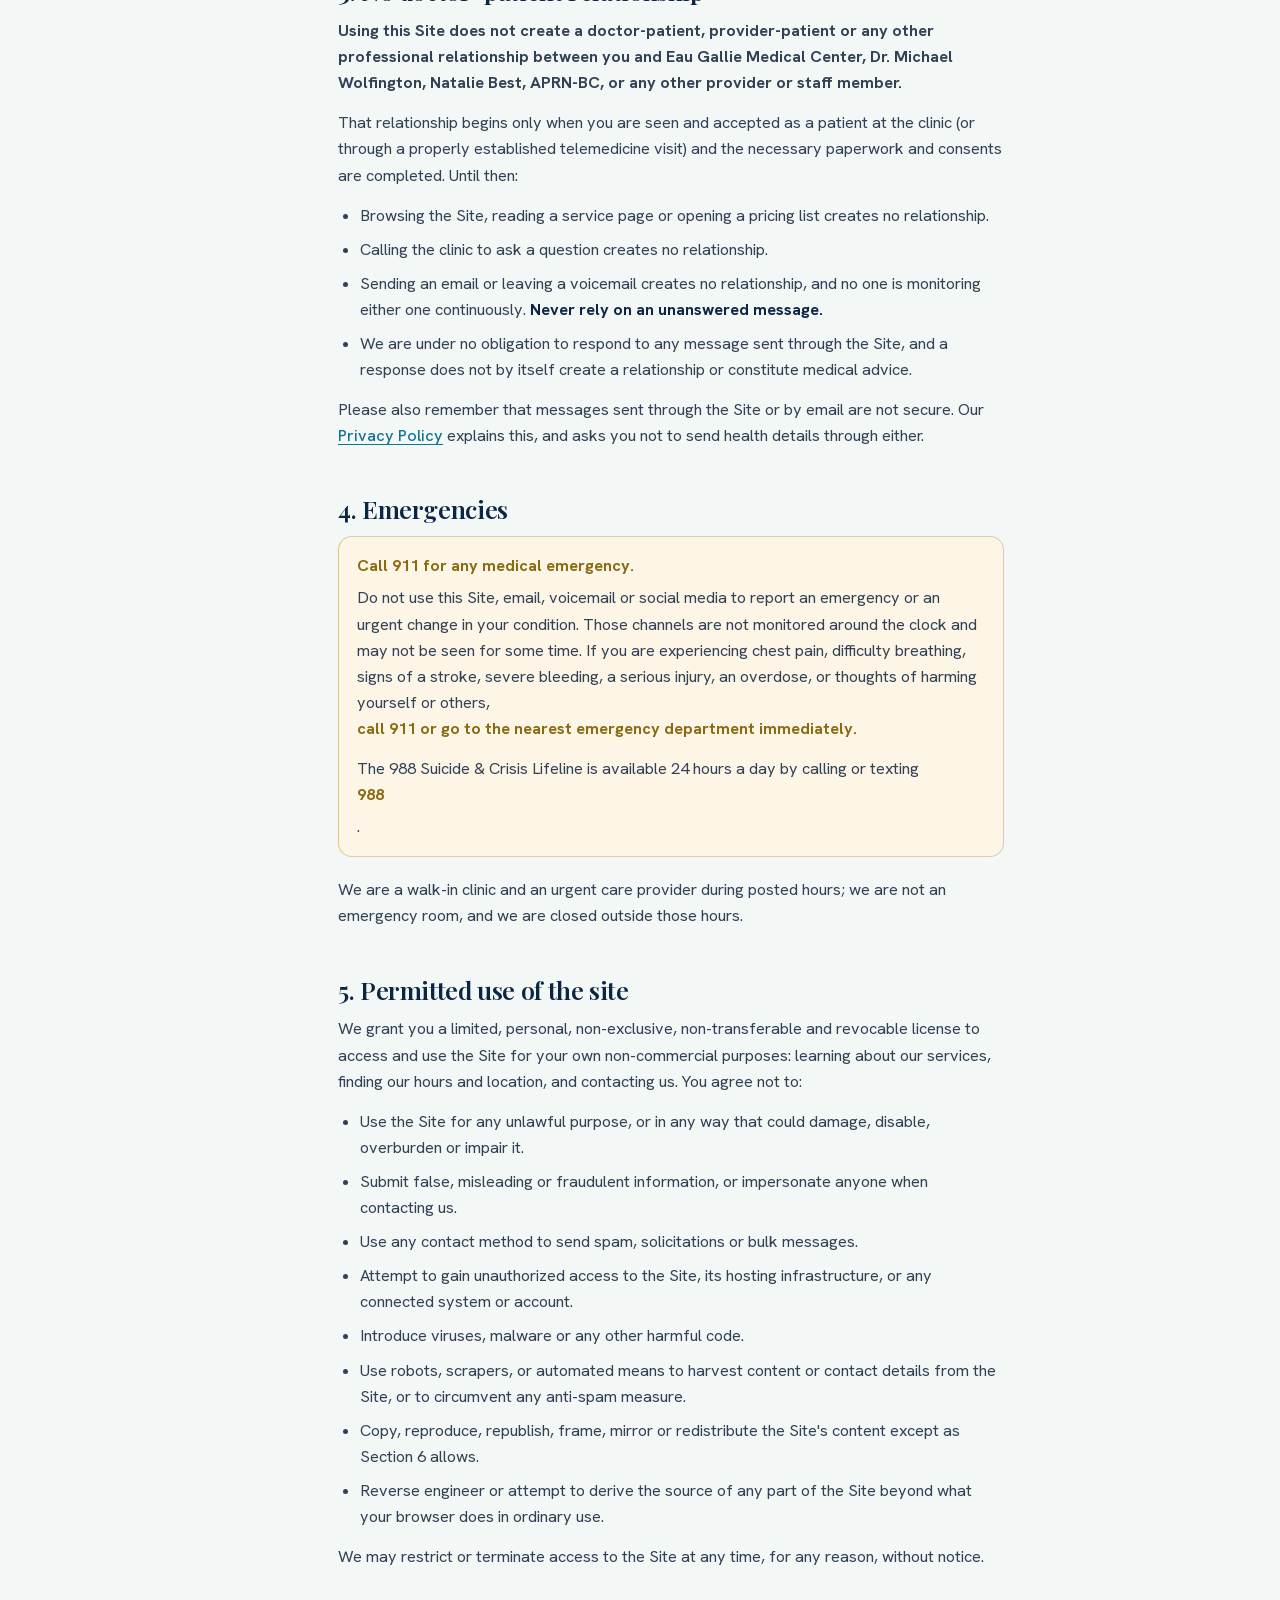
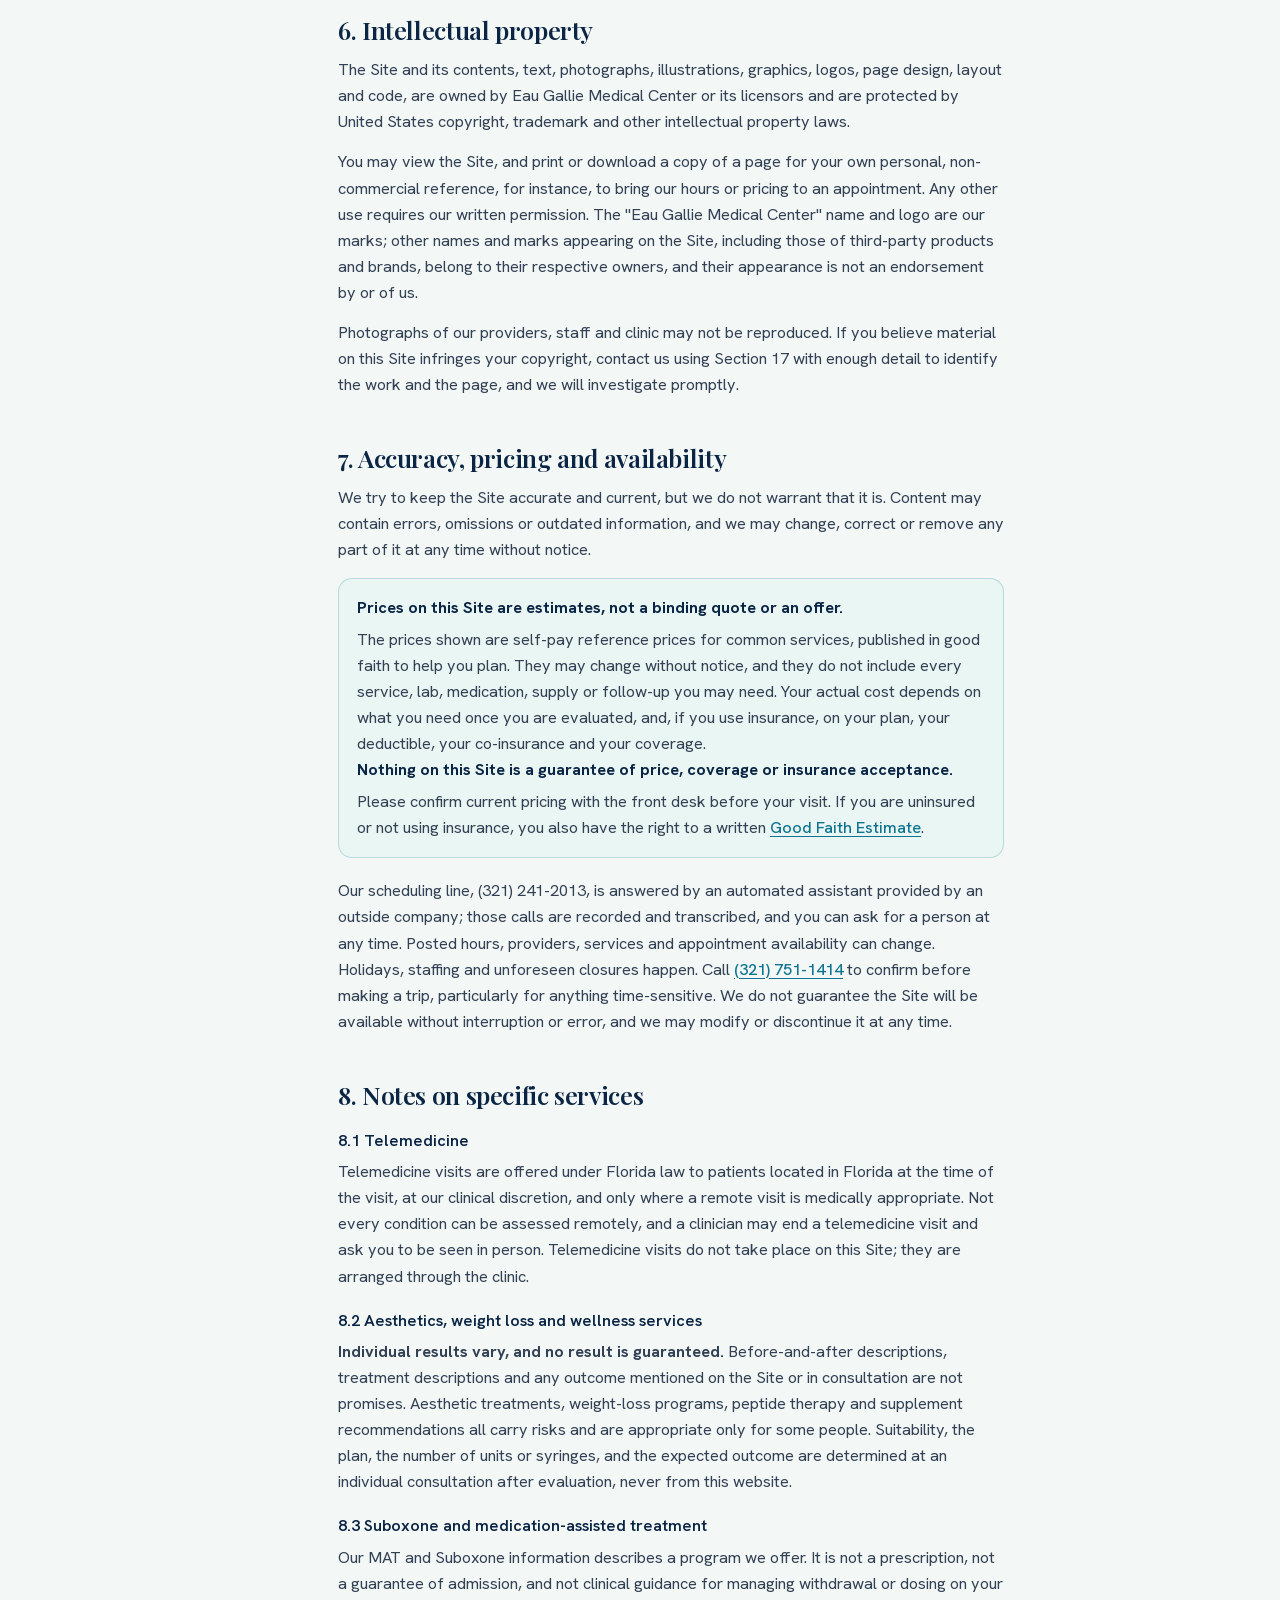
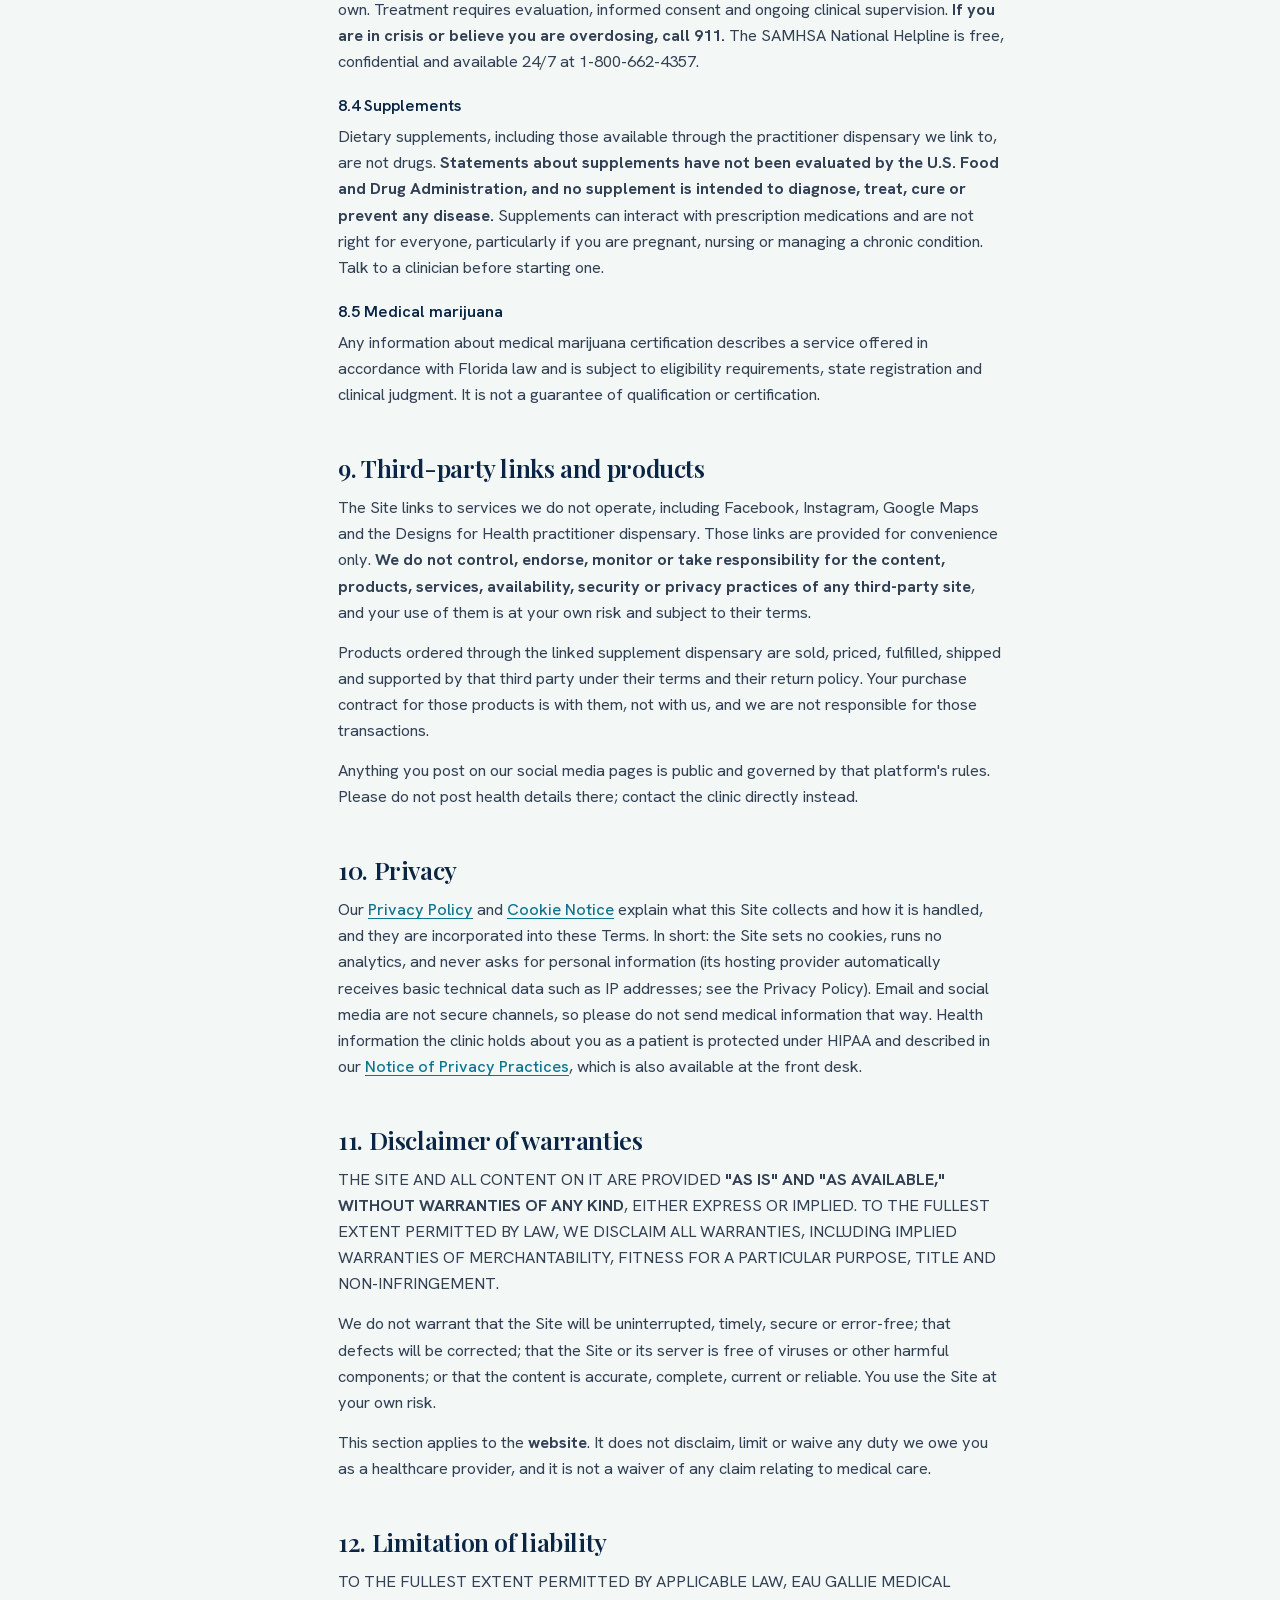
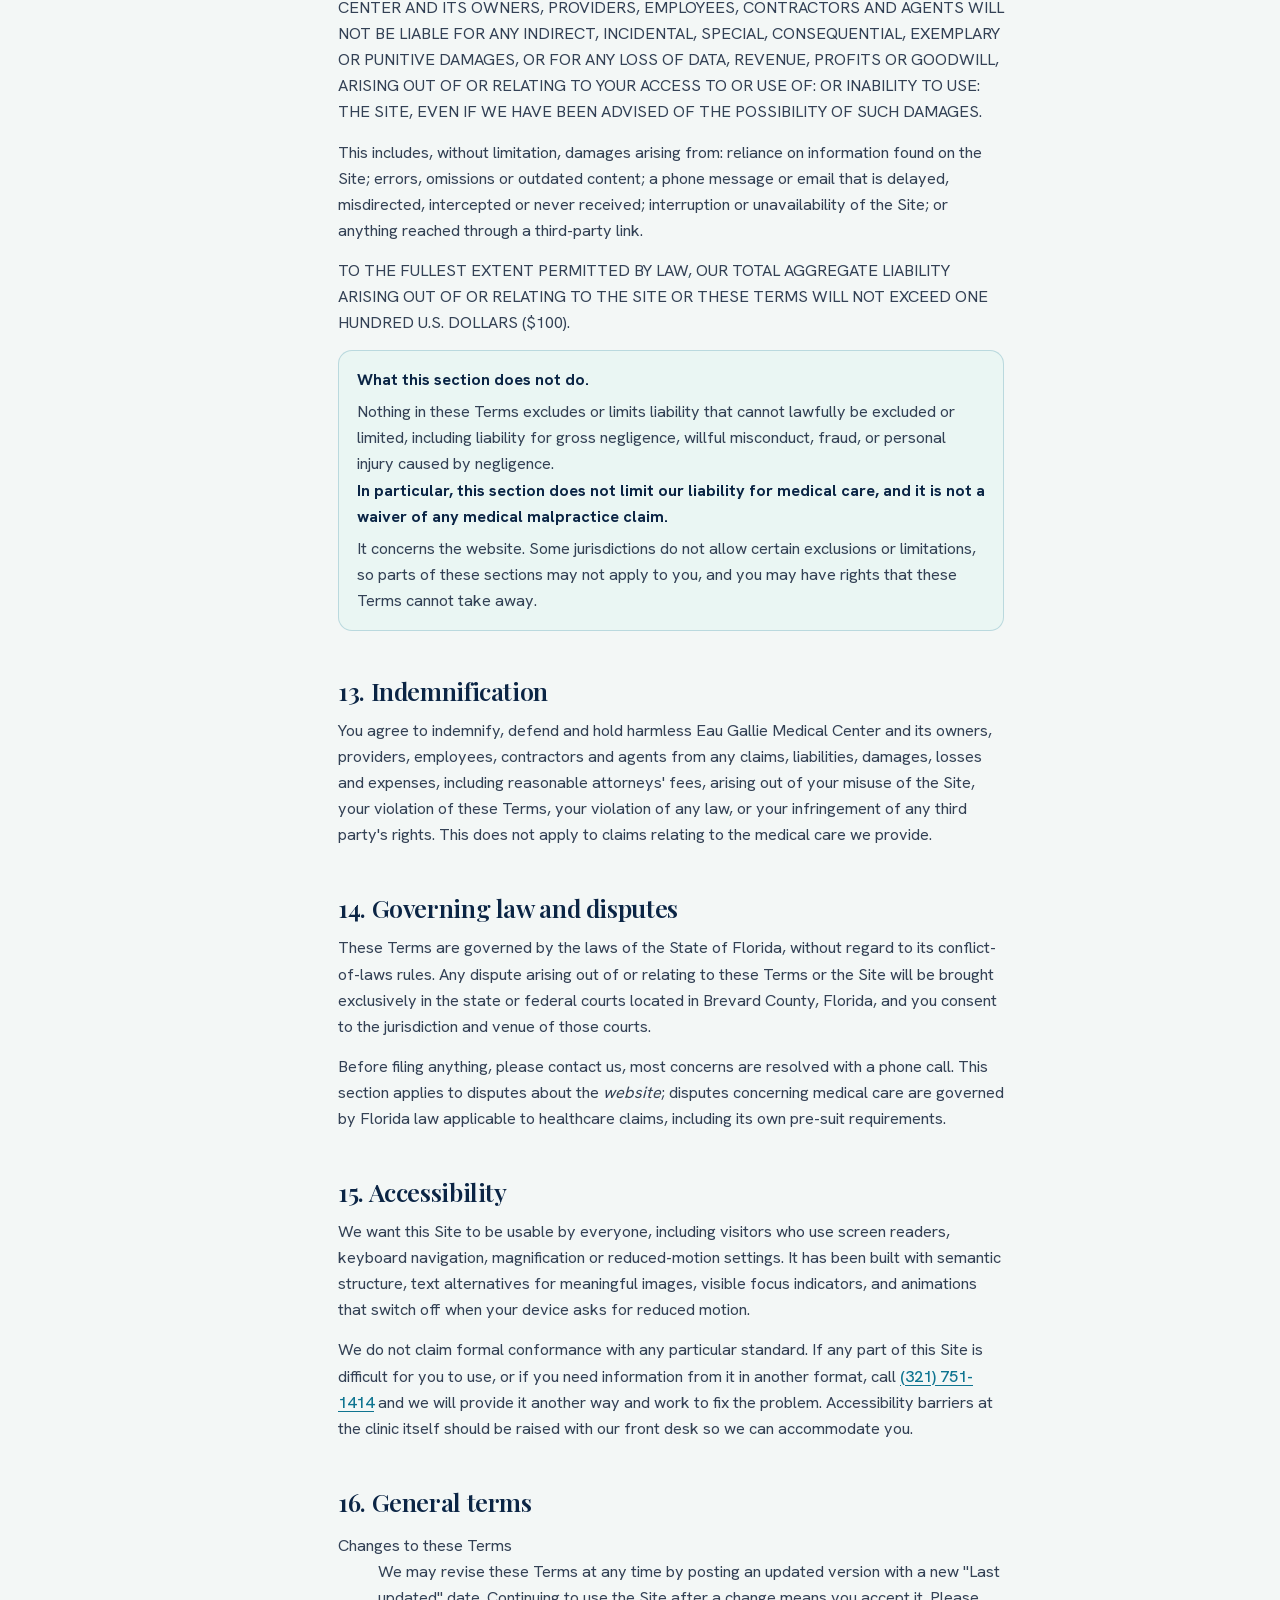
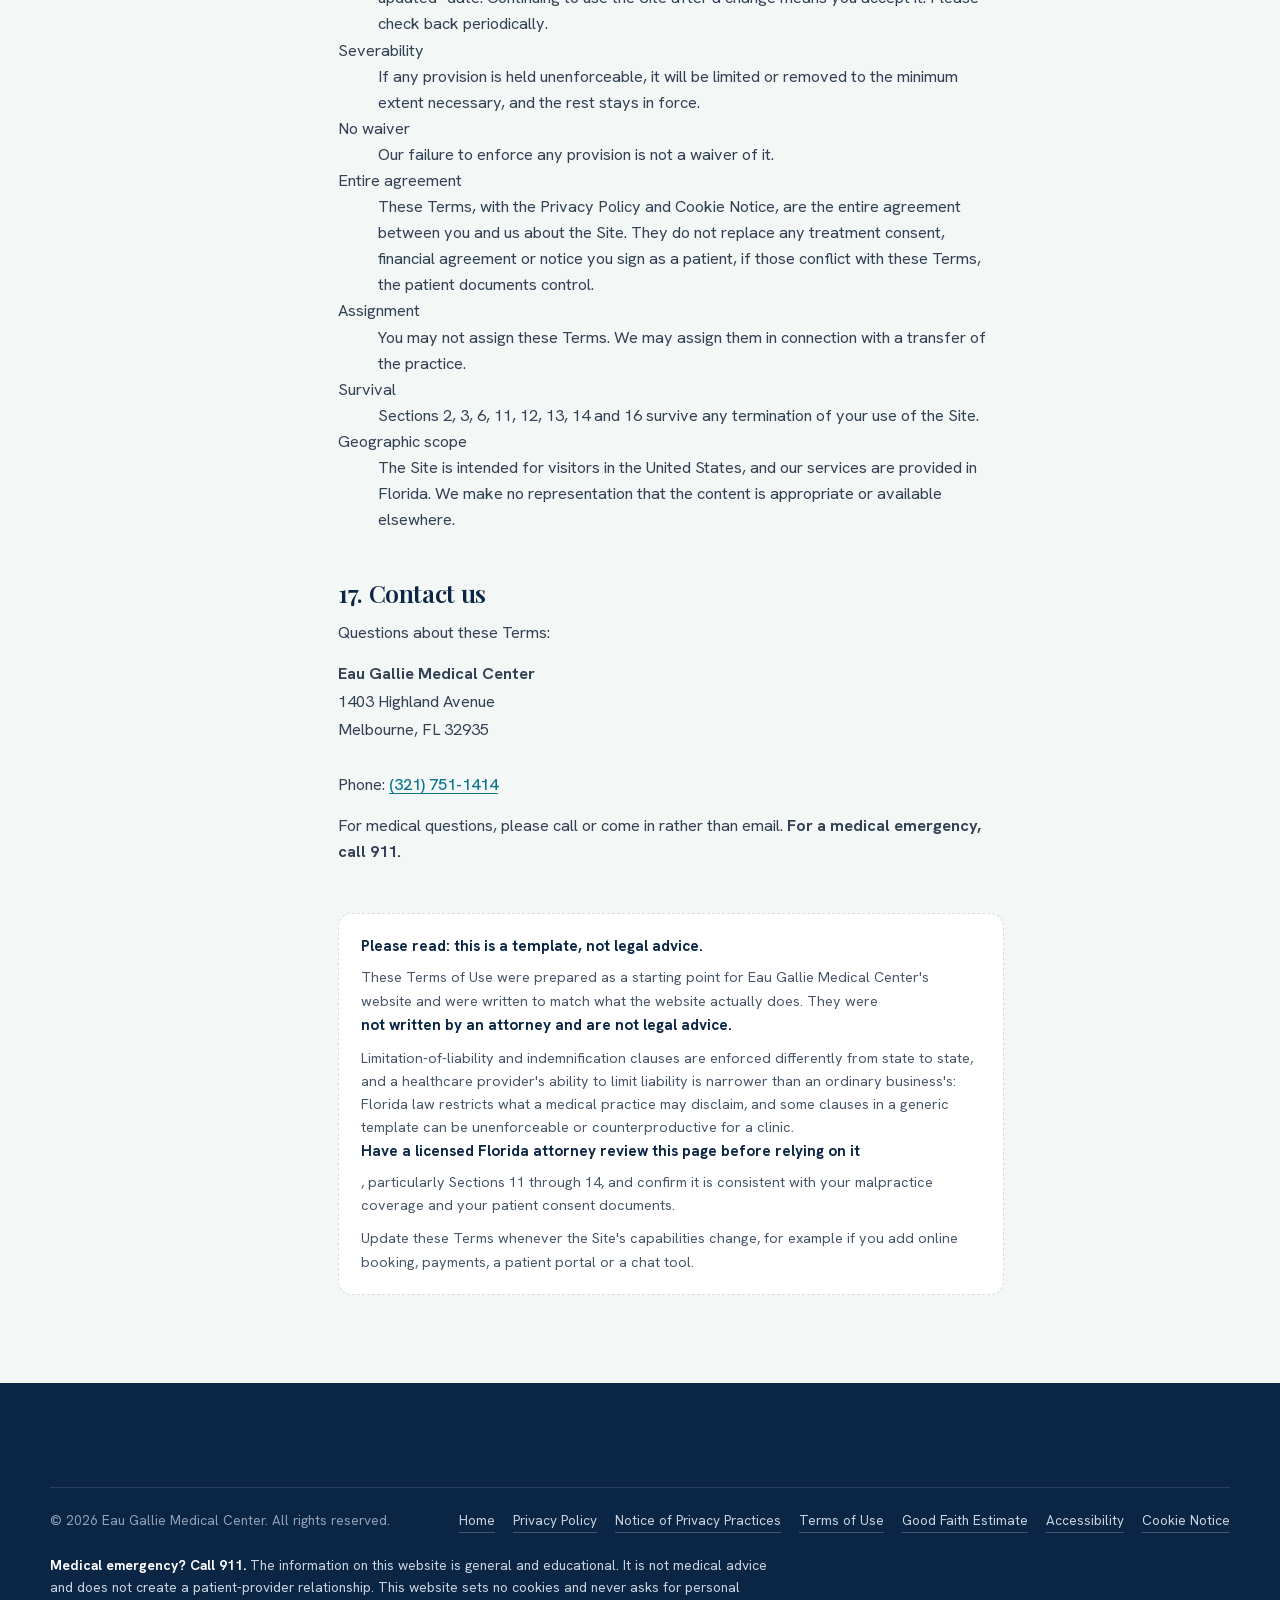
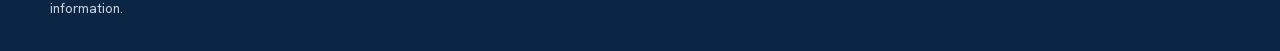
<file: terms.html>
<!doctype html>
<html lang="en">
<head>
<meta charset="utf-8">
<meta name="viewport" content="width=device-width, initial-scale=1">
<meta http-equiv="X-Content-Type-Options" content="nosniff">
<title>Terms of Use | Eau Gallie Medical Center</title>
<meta name="description" content="Terms of Use for the Eau Gallie Medical Center website, including our no-medical-advice disclaimer and limitation of liability.">
<meta name="theme-color" content="#F3F7F6">
<meta name="robots" content="index, follow">
<script>document.documentElement.classList.add('js')</script>
<link rel="icon" href="favicon.svg" type="image/svg+xml">
<link rel="canonical" href="https://eaumed.com/terms.html">
<link rel="privacy-policy" href="privacy.html">
<link rel="terms-of-service" href="terms.html">

<!-- Fonts are self-hosted (fonts/, SIL Open Font License). No request goes to Google or any other
     third party, which is why this site needs no cookie or consent banner. -->
<link rel="preload" href="fonts/HankenGrotesk-normal-latin.woff2" as="font" type="font/woff2" crossorigin>
<link rel="preload" href="fonts/PlayfairDisplay-normal-latin.woff2" as="font" type="font/woff2" crossorigin>
<link rel="stylesheet" href="fonts/fonts.css">
<link rel="stylesheet" href="style.css">
</head>
<body>
<a class="skip-link" href="#main">Skip to content</a>

<header class="legal-nav">
  <div class="wrap">
    <a class="brand" href="index.html" aria-label="Eau Gallie Medical Center home"><svg viewBox="0 0 46 46" aria-hidden="true" width="40" height="40">
      <defs><linearGradient id="lgMarkT" x1="0" y1="0" x2="1" y2="1"><stop offset="0" stop-color="#0E7490"/><stop offset="1" stop-color="#0B2545"/></linearGradient></defs>
      <rect x="1" y="1" width="44" height="44" rx="13" fill="url(#lgMarkT)"/>
      <g fill="rgba(255,255,255,.18)"><rect x="18" y="6" width="10" height="30" rx="3"/><rect x="8" y="16" width="30" height="10" rx="3"/></g>
      <text x="23" y="25" text-anchor="middle" font-family="Inter,Arial,sans-serif" font-weight="700" font-size="12.5" fill="#fff" letter-spacing="-.3">EG</text>
      <path d="M6 37.5h10l2.2-3.2 2.6 5.4 2.6-8.6 2.2 6.4h14.4" fill="none" stroke="#E8C470" stroke-width="1.6" stroke-linecap="round" stroke-linejoin="round"/>
    </svg><div class="brand-text"><strong>Eau Gallie Medical Center</strong><span>Primary &amp; Urgent Care</span></div></a>
    <a class="btn btn-outline" href="index.html">&larr; Back to site</a>
  </div>
</header>

<main class="legal-main" id="main">
  <div class="wrap">

    <div class="legal-head">
      <p class="section-label">Legal</p>
      <h1>Terms of Use</h1>
      <p class="legal-meta"><span><b>Effective date:</b> September 17, 2026</span><span><b>Last updated:</b> September 22, 2026</span><span><b>Applies to:</b> eaumed.com</span></p>
    </div>

    <div class="legal-layout">

      <nav class="legal-toc" aria-label="On this page">
        <h2>On this page</h2>
        <ol>
          <li><a href="#accept">1. Accepting these terms</a></li>
          <li><a href="#no-advice">2. No medical advice</a></li>
          <li><a href="#no-relationship">3. No doctor-patient relationship</a></li>
          <li><a href="#emergency">4. Emergencies</a></li>
          <li><a href="#use">5. Permitted use of the site</a></li>
          <li><a href="#ip">6. Intellectual property</a></li>
          <li><a href="#accuracy">7. Accuracy, pricing and availability</a></li>
          <li><a href="#services">8. Notes on specific services</a></li>
          <li><a href="#links">9. Third-party links and products</a></li>
          <li><a href="#privacy">10. Privacy</a></li>
          <li><a href="#warranty">11. Disclaimer of warranties</a></li>
          <li><a href="#liability">12. Limitation of liability</a></li>
          <li><a href="#indemnity">13. Indemnification</a></li>
          <li><a href="#law">14. Governing law</a></li>
          <li><a href="#accessibility">15. Accessibility</a></li>
          <li><a href="#general">16. General terms</a></li>
          <li><a href="#contact">17. Contact us</a></li>
        </ol>
      </nav>

      <div class="legal-body">

        <div class="legal-callout is-warning">
          <strong>The short version, in plain English.</strong>
          <p>This website tells you about our clinic. It does not diagnose you, treat you, or replace a visit. Reading it does not make you our patient. Nothing here is a promise about your results. If something is wrong with you, come in or call <a href="tel:+13217511414">(321) 751-1414</a>. <strong>If it is an emergency, call 911.</strong> The sections below say all of this again, more carefully, because that is what terms of use are for.</p>
        </div>

        <section id="accept">
          <h2>1. Accepting these terms</h2>
          <p>These Terms of Use (the "Terms") govern your access to and use of the website at <strong>eaumed.com</strong> (the "Site"), operated by Eau Gallie Medical Center ("we," "us," "our," the "clinic").</p>
          <p>By visiting, browsing or using the Site, you agree to these Terms and to our <a href="privacy.html">Privacy Policy</a>. If you do not agree, please do not use the Site. If you use the Site on behalf of someone else, you confirm you are authorized to accept these Terms for them.</p>
          <p>These Terms govern the <em>website</em>. They do not govern the medical care we provide. Treatment is governed by the consents, financial agreements and notices you sign at the clinic, and by the professional and legal duties every physician owes a patient. Nothing in these Terms limits those duties, and nothing here waives any right you have as a patient.</p>
        </section>

        <section id="no-advice">
          <h2>2. No medical advice</h2>
          <p><strong>The Site is informational only.</strong> Everything on it, service descriptions, the pricing list, the pages about weight loss, aesthetics, peptide therapy, medical marijuana, Suboxone and medication-assisted treatment, supplements, and any other content, is general information about what our clinic offers. It is <strong>not medical advice</strong>, not a diagnosis, not a treatment recommendation, and not a substitute for a consultation with a qualified healthcare professional who has actually examined you.</p>
          <p>General information cannot account for your history, your medications, your allergies, your test results or your circumstances. Only a clinician who evaluates you can do that.</p>
          <ul>
            <li><strong>Do not use the Site to self-diagnose.</strong> Symptoms overlap; serious conditions imitate minor ones.</li>
            <li><strong>Do not delay or disregard professional medical advice</strong> because of something you read here.</li>
            <li><strong>Do not start, stop or change any medication, dose or treatment</strong>, including supplements, based on this Site. Talk to a clinician first.</li>
            <li><strong>Always seek the advice of your physician</strong> or another qualified provider with any question about a medical condition.</li>
          </ul>
          <p>References to a treatment, medication, product or supplement on the Site are descriptions of services we offer. They are not endorsements for your situation, and they are not a representation that any particular treatment is appropriate, effective or available for you.</p>
        </section>

        <section id="no-relationship">
          <h2>3. No doctor-patient relationship</h2>
          <p><strong>Using this Site does not create a doctor-patient, provider-patient or any other professional relationship between you and Eau Gallie Medical Center, Dr. Michael Wolfington, Natalie Best, APRN-BC, or any other provider or staff member.</strong></p>
          <p>That relationship begins only when you are seen and accepted as a patient at the clinic (or through a properly established telemedicine visit) and the necessary paperwork and consents are completed. Until then:</p>
          <ul>
            <li>Browsing the Site, reading a service page or opening a pricing list creates no relationship.</li>
            <li>Calling the clinic to ask a question creates no relationship.</li>
            <li>Sending an email or leaving a voicemail creates no relationship, and no one is monitoring either one continuously. <strong>Never rely on an unanswered message.</strong></li>
            <li>We are under no obligation to respond to any message sent through the Site, and a response does not by itself create a relationship or constitute medical advice.</li>
          </ul>
          <p>Please also remember that messages sent through the Site or by email are not secure. Our <a href="npp.html">Privacy Policy</a> explains this, and asks you not to send health details through either.</p>
        </section>

        <section id="emergency">
          <h2>4. Emergencies</h2>
          <div class="legal-callout is-warning">
            <strong>Call 911 for any medical emergency.</strong>
            <p>Do not use this Site, email, voicemail or social media to report an emergency or an urgent change in your condition. Those channels are not monitored around the clock and may not be seen for some time. If you are experiencing chest pain, difficulty breathing, signs of a stroke, severe bleeding, a serious injury, an overdose, or thoughts of harming yourself or others, <strong>call 911 or go to the nearest emergency department immediately.</strong></p>
            <p>The 988 Suicide &amp; Crisis Lifeline is available 24 hours a day by calling or texting <strong>988</strong>.</p>
          </div>
          <p>We are a walk-in clinic and an urgent care provider during posted hours; we are not an emergency room, and we are closed outside those hours.</p>
        </section>

        <section id="use">
          <h2>5. Permitted use of the site</h2>
          <p>We grant you a limited, personal, non-exclusive, non-transferable and revocable license to access and use the Site for your own non-commercial purposes: learning about our services, finding our hours and location, and contacting us. You agree not to:</p>
          <ul>
            <li>Use the Site for any unlawful purpose, or in any way that could damage, disable, overburden or impair it.</li>
            <li>Submit false, misleading or fraudulent information, or impersonate anyone when contacting us.</li>
            <li>Use any contact method to send spam, solicitations or bulk messages.</li>
            <li>Attempt to gain unauthorized access to the Site, its hosting infrastructure, or any connected system or account.</li>
            <li>Introduce viruses, malware or any other harmful code.</li>
            <li>Use robots, scrapers, or automated means to harvest content or contact details from the Site, or to circumvent any anti-spam measure.</li>
            <li>Copy, reproduce, republish, frame, mirror or redistribute the Site's content except as Section 6 allows.</li>
            <li>Reverse engineer or attempt to derive the source of any part of the Site beyond what your browser does in ordinary use.</li>
          </ul>
          <p>We may restrict or terminate access to the Site at any time, for any reason, without notice.</p>
        </section>

        <section id="ip">
          <h2>6. Intellectual property</h2>
          <p>The Site and its contents, text, photographs, illustrations, graphics, logos, page design, layout and code, are owned by Eau Gallie Medical Center or its licensors and are protected by United States copyright, trademark and other intellectual property laws.</p>
          <p>You may view the Site, and print or download a copy of a page for your own personal, non-commercial reference, for instance, to bring our hours or pricing to an appointment. Any other use requires our written permission. The "Eau Gallie Medical Center" name and logo are our marks; other names and marks appearing on the Site, including those of third-party products and brands, belong to their respective owners, and their appearance is not an endorsement by or of us.</p>
          <p>Photographs of our providers, staff and clinic may not be reproduced. If you believe material on this Site infringes your copyright, contact us using Section 17 with enough detail to identify the work and the page, and we will investigate promptly.</p>
        </section>

        <section id="accuracy">
          <h2>7. Accuracy, pricing and availability</h2>
          <p>We try to keep the Site accurate and current, but we do not warrant that it is. Content may contain errors, omissions or outdated information, and we may change, correct or remove any part of it at any time without notice.</p>
          <div class="legal-callout">
            <strong>Prices on this Site are estimates, not a binding quote or an offer.</strong>
            <p>The prices shown are self-pay reference prices for common services, published in good faith to help you plan. They may change without notice, and they do not include every service, lab, medication, supply or follow-up you may need. Your actual cost depends on what you need once you are evaluated, and, if you use insurance, on your plan, your deductible, your co-insurance and your coverage. <strong>Nothing on this Site is a guarantee of price, coverage or insurance acceptance.</strong> Please confirm current pricing with the front desk before your visit. If you are uninsured or not using insurance, you also have the right to a written <a href="gfe.html">Good Faith Estimate</a>.</p>
          </div>
          <p>Our scheduling line, (321) 241-2013, is answered by an automated assistant provided by an outside company; those calls are recorded and transcribed, and you can ask for a person at any time. Posted hours, providers, services and appointment availability can change. Holidays, staffing and unforeseen closures happen. Call <a href="tel:+13217511414">(321) 751-1414</a> to confirm before making a trip, particularly for anything time-sensitive. We do not guarantee the Site will be available without interruption or error, and we may modify or discontinue it at any time.</p>
        </section>

        <section id="services">
          <h2>8. Notes on specific services</h2>
          <h3>8.1 Telemedicine</h3>
          <p>Telemedicine visits are offered under Florida law to patients located in Florida at the time of the visit, at our clinical discretion, and only where a remote visit is medically appropriate. Not every condition can be assessed remotely, and a clinician may end a telemedicine visit and ask you to be seen in person. Telemedicine visits do not take place on this Site; they are arranged through the clinic.</p>
          <h3>8.2 Aesthetics, weight loss and wellness services</h3>
          <p><strong>Individual results vary, and no result is guaranteed.</strong> Before-and-after descriptions, treatment descriptions and any outcome mentioned on the Site or in consultation are not promises. Aesthetic treatments, weight-loss programs, peptide therapy and supplement recommendations all carry risks and are appropriate only for some people. Suitability, the plan, the number of units or syringes, and the expected outcome are determined at an individual consultation after evaluation, never from this website.</p>
          <h3>8.3 Suboxone and medication-assisted treatment</h3>
          <p>Our MAT and Suboxone information describes a program we offer. It is not a prescription, not a guarantee of admission, and not clinical guidance for managing withdrawal or dosing on your own. Treatment requires evaluation, informed consent and ongoing clinical supervision. <strong>If you are in crisis or believe you are overdosing, call 911.</strong> The SAMHSA National Helpline is free, confidential and available 24/7 at 1-800-662-4357.</p>
          <h3>8.4 Supplements</h3>
          <p>Dietary supplements, including those available through the practitioner dispensary we link to, are not drugs. <strong>Statements about supplements have not been evaluated by the U.S. Food and Drug Administration, and no supplement is intended to diagnose, treat, cure or prevent any disease.</strong> Supplements can interact with prescription medications and are not right for everyone, particularly if you are pregnant, nursing or managing a chronic condition. Talk to a clinician before starting one.</p>
          <h3>8.5 Medical marijuana</h3>
          <p>Any information about medical marijuana certification describes a service offered in accordance with Florida law and is subject to eligibility requirements, state registration and clinical judgment. It is not a guarantee of qualification or certification.</p>
        </section>

        <section id="links">
          <h2>9. Third-party links and products</h2>
          <p>The Site links to services we do not operate, including Facebook, Instagram, Google Maps and the Designs for Health practitioner dispensary. Those links are provided for convenience only. <strong>We do not control, endorse, monitor or take responsibility for the content, products, services, availability, security or privacy practices of any third-party site</strong>, and your use of them is at your own risk and subject to their terms.</p>
          <p>Products ordered through the linked supplement dispensary are sold, priced, fulfilled, shipped and supported by that third party under their terms and their return policy. Your purchase contract for those products is with them, not with us, and we are not responsible for those transactions.</p>
          <p>Anything you post on our social media pages is public and governed by that platform's rules. Please do not post health details there; contact the clinic directly instead.</p>
        </section>

        <section id="privacy">
          <h2>10. Privacy</h2>
          <p>Our <a href="privacy.html">Privacy Policy</a> and <a href="cookies.html">Cookie Notice</a> explain what this Site collects and how it is handled, and they are incorporated into these Terms. In short: the Site sets no cookies, runs no analytics, and never asks for personal information (its hosting provider automatically receives basic technical data such as IP addresses; see the Privacy Policy). Email and social media are not secure channels, so please do not send medical information that way. Health information the clinic holds about you as a patient is protected under HIPAA and described in our <a href="npp.html">Notice of Privacy Practices</a>, which is also available at the front desk.</p>
        </section>

        <section id="warranty">
          <h2>11. Disclaimer of warranties</h2>
          <p>THE SITE AND ALL CONTENT ON IT ARE PROVIDED <strong>"AS IS" AND "AS AVAILABLE," WITHOUT WARRANTIES OF ANY KIND</strong>, EITHER EXPRESS OR IMPLIED. TO THE FULLEST EXTENT PERMITTED BY LAW, WE DISCLAIM ALL WARRANTIES, INCLUDING IMPLIED WARRANTIES OF MERCHANTABILITY, FITNESS FOR A PARTICULAR PURPOSE, TITLE AND NON-INFRINGEMENT.</p>
          <p>We do not warrant that the Site will be uninterrupted, timely, secure or error-free; that defects will be corrected; that the Site or its server is free of viruses or other harmful components; or that the content is accurate, complete, current or reliable. You use the Site at your own risk.</p>
          <p>This section applies to the <strong>website</strong>. It does not disclaim, limit or waive any duty we owe you as a healthcare provider, and it is not a waiver of any claim relating to medical care.</p>
        </section>

        <section id="liability">
          <h2>12. Limitation of liability</h2>
          <p>TO THE FULLEST EXTENT PERMITTED BY APPLICABLE LAW, EAU GALLIE MEDICAL CENTER AND ITS OWNERS, PROVIDERS, EMPLOYEES, CONTRACTORS AND AGENTS WILL NOT BE LIABLE FOR ANY INDIRECT, INCIDENTAL, SPECIAL, CONSEQUENTIAL, EXEMPLARY OR PUNITIVE DAMAGES, OR FOR ANY LOSS OF DATA, REVENUE, PROFITS OR GOODWILL, ARISING OUT OF OR RELATING TO YOUR ACCESS TO OR USE OF: OR INABILITY TO USE: THE SITE, EVEN IF WE HAVE BEEN ADVISED OF THE POSSIBILITY OF SUCH DAMAGES.</p>
          <p>This includes, without limitation, damages arising from: reliance on information found on the Site; errors, omissions or outdated content; a phone message or email that is delayed, misdirected, intercepted or never received; interruption or unavailability of the Site; or anything reached through a third-party link.</p>
          <p>TO THE FULLEST EXTENT PERMITTED BY LAW, OUR TOTAL AGGREGATE LIABILITY ARISING OUT OF OR RELATING TO THE SITE OR THESE TERMS WILL NOT EXCEED ONE HUNDRED U.S. DOLLARS ($100).</p>
          <div class="legal-callout">
            <strong>What this section does not do.</strong>
            <p>Nothing in these Terms excludes or limits liability that cannot lawfully be excluded or limited, including liability for gross negligence, willful misconduct, fraud, or personal injury caused by negligence. <strong>In particular, this section does not limit our liability for medical care, and it is not a waiver of any medical malpractice claim.</strong> It concerns the website. Some jurisdictions do not allow certain exclusions or limitations, so parts of these sections may not apply to you, and you may have rights that these Terms cannot take away.</p>
          </div>
        </section>

        <section id="indemnity">
          <h2>13. Indemnification</h2>
          <p>You agree to indemnify, defend and hold harmless Eau Gallie Medical Center and its owners, providers, employees, contractors and agents from any claims, liabilities, damages, losses and expenses, including reasonable attorneys' fees, arising out of your misuse of the Site, your violation of these Terms, your violation of any law, or your infringement of any third party's rights. This does not apply to claims relating to the medical care we provide.</p>
        </section>

        <section id="law">
          <h2>14. Governing law and disputes</h2>
          <p>These Terms are governed by the laws of the State of Florida, without regard to its conflict-of-laws rules. Any dispute arising out of or relating to these Terms or the Site will be brought exclusively in the state or federal courts located in Brevard County, Florida, and you consent to the jurisdiction and venue of those courts.</p>
          <p>Before filing anything, please contact us, most concerns are resolved with a phone call. This section applies to disputes about the <em>website</em>; disputes concerning medical care are governed by Florida law applicable to healthcare claims, including its own pre-suit requirements.</p>
        </section>

        <section id="accessibility">
          <h2>15. Accessibility</h2>
          <p>We want this Site to be usable by everyone, including visitors who use screen readers, keyboard navigation, magnification or reduced-motion settings. It has been built with semantic structure, text alternatives for meaningful images, visible focus indicators, and animations that switch off when your device asks for reduced motion.</p>
          <p>We do not claim formal conformance with any particular standard. If any part of this Site is difficult for you to use, or if you need information from it in another format, call <a href="tel:+13217511414">(321) 751-1414</a> and we will provide it another way and work to fix the problem. Accessibility barriers at the clinic itself should be raised with our front desk so we can accommodate you.</p>
        </section>

        <section id="general">
          <h2>16. General terms</h2>
          <dl>
            <dt>Changes to these Terms</dt>
            <dd>We may revise these Terms at any time by posting an updated version with a new "Last updated" date. Continuing to use the Site after a change means you accept it. Please check back periodically.</dd>
            <dt>Severability</dt>
            <dd>If any provision is held unenforceable, it will be limited or removed to the minimum extent necessary, and the rest stays in force.</dd>
            <dt>No waiver</dt>
            <dd>Our failure to enforce any provision is not a waiver of it.</dd>
            <dt>Entire agreement</dt>
            <dd>These Terms, with the Privacy Policy and Cookie Notice, are the entire agreement between you and us about the Site. They do not replace any treatment consent, financial agreement or notice you sign as a patient, if those conflict with these Terms, the patient documents control.</dd>
            <dt>Assignment</dt>
            <dd>You may not assign these Terms. We may assign them in connection with a transfer of the practice.</dd>
            <dt>Survival</dt>
            <dd>Sections 2, 3, 6, 11, 12, 13, 14 and 16 survive any termination of your use of the Site.</dd>
            <dt>Geographic scope</dt>
            <dd>The Site is intended for visitors in the United States, and our services are provided in Florida. We make no representation that the content is appropriate or available elsewhere.</dd>
          </dl>
        </section>

        <section id="contact">
          <h2>17. Contact us</h2>
          <p>Questions about these Terms:</p>
          <address>
            <strong>Eau Gallie Medical Center</strong><br>
            1403 Highland Avenue<br>
            Melbourne, FL 32935<br><br>
            Phone: <a href="tel:+13217511414">(321) 751-1414</a>
          </address>
          <p style="margin-top:14px">For medical questions, please call or come in rather than email. <strong>For a medical emergency, call 911.</strong></p>
        </section>

        <div class="legal-disclaimer">
          <strong>Please read: this is a template, not legal advice.</strong>
          <p>These Terms of Use were prepared as a starting point for Eau Gallie Medical Center's website and were written to match what the website actually does. They were <strong>not written by an attorney and are not legal advice.</strong></p>
          <p>Limitation-of-liability and indemnification clauses are enforced differently from state to state, and a healthcare provider's ability to limit liability is narrower than an ordinary business's: Florida law restricts what a medical practice may disclaim, and some clauses in a generic template can be unenforceable or counterproductive for a clinic. <strong>Have a licensed Florida attorney review this page before relying on it</strong>, particularly Sections 11 through 14, and confirm it is consistent with your malpractice coverage and your patient consent documents.</p>
          <p>Update these Terms whenever the Site's capabilities change, for example if you add online booking, payments, a patient portal or a chat tool.</p>
        </div>

      </div>
    </div>
  </div>
</main>

<footer class="site-footer">
  <div class="footer-bottom">
    <span>&copy; 2026 Eau Gallie Medical Center. All rights reserved.</span>
    <nav class="footer-legal" aria-label="Legal">
      <a href="index.html">Home</a>
      <a href="privacy.html">Privacy Policy</a>
      <a href="npp.html">Notice of Privacy Practices</a>
      <a href="terms.html" aria-current="page">Terms of Use</a>
      <a href="gfe.html">Good Faith Estimate</a>
      <a href="accessibility.html">Accessibility</a>
      <a href="cookies.html">Cookie Notice</a>
    </nav>
    <p class="footer-fine"><strong>Medical emergency? Call 911.</strong> The information on this website is general and educational. It is not medical advice and does not create a patient-provider relationship. This website sets no cookies and never asks for personal information.</p>
  </div>
</footer>

<script src="script.js" defer></script>
</body>
</html>
</file>
<file: fonts/fonts.css>
/* Self-hosted Google Fonts (SIL Open Font License 1.1, see fonts/OFL-*.txt). Served from this site so no visitor request goes to Google. */
@font-face{font-family:'Hanken Grotesk';font-style:normal;font-weight:400;font-display:swap;src:url(HankenGrotesk-normal-latin-ext.woff2) format('woff2');unicode-range:U+0100-02BA, U+02BD-02C5, U+02C7-02CC, U+02CE-02D7, U+02DD-02FF, U+0304, U+0308, U+0329, U+1D00-1DBF, U+1E00-1E9F, U+1EF2-1EFF, U+2020, U+20A0-20AB, U+20AD-20C0, U+2113, U+2C60-2C7F, U+A720-A7FF}
@font-face{font-family:'Hanken Grotesk';font-style:normal;font-weight:400;font-display:swap;src:url(HankenGrotesk-normal-latin.woff2) format('woff2');unicode-range:U+0000-00FF, U+0131, U+0152-0153, U+02BB-02BC, U+02C6, U+02DA, U+02DC, U+0304, U+0308, U+0329, U+2000-206F, U+20AC, U+2122, U+2191, U+2193, U+2212, U+2215, U+FEFF, U+FFFD}
@font-face{font-family:'Hanken Grotesk';font-style:normal;font-weight:500;font-display:swap;src:url(HankenGrotesk-normal-latin-ext.woff2) format('woff2');unicode-range:U+0100-02BA, U+02BD-02C5, U+02C7-02CC, U+02CE-02D7, U+02DD-02FF, U+0304, U+0308, U+0329, U+1D00-1DBF, U+1E00-1E9F, U+1EF2-1EFF, U+2020, U+20A0-20AB, U+20AD-20C0, U+2113, U+2C60-2C7F, U+A720-A7FF}
@font-face{font-family:'Hanken Grotesk';font-style:normal;font-weight:500;font-display:swap;src:url(HankenGrotesk-normal-latin.woff2) format('woff2');unicode-range:U+0000-00FF, U+0131, U+0152-0153, U+02BB-02BC, U+02C6, U+02DA, U+02DC, U+0304, U+0308, U+0329, U+2000-206F, U+20AC, U+2122, U+2191, U+2193, U+2212, U+2215, U+FEFF, U+FFFD}
@font-face{font-family:'Hanken Grotesk';font-style:normal;font-weight:600;font-display:swap;src:url(HankenGrotesk-normal-latin-ext.woff2) format('woff2');unicode-range:U+0100-02BA, U+02BD-02C5, U+02C7-02CC, U+02CE-02D7, U+02DD-02FF, U+0304, U+0308, U+0329, U+1D00-1DBF, U+1E00-1E9F, U+1EF2-1EFF, U+2020, U+20A0-20AB, U+20AD-20C0, U+2113, U+2C60-2C7F, U+A720-A7FF}
@font-face{font-family:'Hanken Grotesk';font-style:normal;font-weight:600;font-display:swap;src:url(HankenGrotesk-normal-latin.woff2) format('woff2');unicode-range:U+0000-00FF, U+0131, U+0152-0153, U+02BB-02BC, U+02C6, U+02DA, U+02DC, U+0304, U+0308, U+0329, U+2000-206F, U+20AC, U+2122, U+2191, U+2193, U+2212, U+2215, U+FEFF, U+FFFD}
@font-face{font-family:'Hanken Grotesk';font-style:normal;font-weight:700;font-display:swap;src:url(HankenGrotesk-normal-latin-ext.woff2) format('woff2');unicode-range:U+0100-02BA, U+02BD-02C5, U+02C7-02CC, U+02CE-02D7, U+02DD-02FF, U+0304, U+0308, U+0329, U+1D00-1DBF, U+1E00-1E9F, U+1EF2-1EFF, U+2020, U+20A0-20AB, U+20AD-20C0, U+2113, U+2C60-2C7F, U+A720-A7FF}
@font-face{font-family:'Hanken Grotesk';font-style:normal;font-weight:700;font-display:swap;src:url(HankenGrotesk-normal-latin.woff2) format('woff2');unicode-range:U+0000-00FF, U+0131, U+0152-0153, U+02BB-02BC, U+02C6, U+02DA, U+02DC, U+0304, U+0308, U+0329, U+2000-206F, U+20AC, U+2122, U+2191, U+2193, U+2212, U+2215, U+FEFF, U+FFFD}
@font-face{font-family:'Playfair Display';font-style:italic;font-weight:500;font-display:swap;src:url(PlayfairDisplay-italic-latin-ext.woff2) format('woff2');unicode-range:U+0100-02BA, U+02BD-02C5, U+02C7-02CC, U+02CE-02D7, U+02DD-02FF, U+0304, U+0308, U+0329, U+1D00-1DBF, U+1E00-1E9F, U+1EF2-1EFF, U+2020, U+20A0-20AB, U+20AD-20C0, U+2113, U+2C60-2C7F, U+A720-A7FF}
@font-face{font-family:'Playfair Display';font-style:italic;font-weight:500;font-display:swap;src:url(PlayfairDisplay-italic-latin.woff2) format('woff2');unicode-range:U+0000-00FF, U+0131, U+0152-0153, U+02BB-02BC, U+02C6, U+02DA, U+02DC, U+0304, U+0308, U+0329, U+2000-206F, U+20AC, U+2122, U+2191, U+2193, U+2212, U+2215, U+FEFF, U+FFFD}
@font-face{font-family:'Playfair Display';font-style:normal;font-weight:600;font-display:swap;src:url(PlayfairDisplay-normal-latin-ext.woff2) format('woff2');unicode-range:U+0100-02BA, U+02BD-02C5, U+02C7-02CC, U+02CE-02D7, U+02DD-02FF, U+0304, U+0308, U+0329, U+1D00-1DBF, U+1E00-1E9F, U+1EF2-1EFF, U+2020, U+20A0-20AB, U+20AD-20C0, U+2113, U+2C60-2C7F, U+A720-A7FF}
@font-face{font-family:'Playfair Display';font-style:normal;font-weight:600;font-display:swap;src:url(PlayfairDisplay-normal-latin.woff2) format('woff2');unicode-range:U+0000-00FF, U+0131, U+0152-0153, U+02BB-02BC, U+02C6, U+02DA, U+02DC, U+0304, U+0308, U+0329, U+2000-206F, U+20AC, U+2122, U+2191, U+2193, U+2212, U+2215, U+FEFF, U+FFFD}
</file>
<file: style.css>
/* Eau Gallie Medical Center: light premium clinical */
:root{
  --paper:#F3F7F6;--paper-2:#E8F0EE;--mint:#EAF6F3;--mint-2:#DDF0EB;
  --teal:#0E7490;--teal-deep:#0F766E;--teal-soft:#5EBDB3;
  --navy:#0B2545;--navy-2:#13315C;--ink:#1E293B;--body:#334155;--muted:#475569;
  --gold:#E8C470;--gold-text:#8A6A12;--white:#fff;
  --line:rgba(11,37,69,.10);--line-2:rgba(11,37,69,.16);
  --radius:22px;--radius-sm:14px;
  --shadow:0 1px 2px rgba(11,37,69,.05),0 12px 32px -12px rgba(11,37,69,.18);
  --shadow-lg:0 2px 4px rgba(11,37,69,.06),0 30px 60px -24px rgba(11,37,69,.28);
  --serif:"Playfair Display",Georgia,"Times New Roman",serif;
  --sans:"Hanken Grotesk",system-ui,-apple-system,"Segoe UI",Roboto,sans-serif;
  --ease:cubic-bezier(.22,1,.36,1);
  --wrap:min(1180px,100% - 2*clamp(18px,4vw,40px));
}
*,*::before,*::after{box-sizing:border-box}
[hidden]{display:none!important}
html{scroll-behavior:smooth;-webkit-text-size-adjust:100%}
html.modal-open{overflow:hidden}
body{margin:0;background:var(--paper);color:var(--body);font:400 1.0625rem/1.6 var(--sans);-webkit-font-smoothing:antialiased;overflow-x:hidden}
img{max-width:100%;height:auto;display:block}
a{color:var(--teal);text-decoration-thickness:1px;text-underline-offset:3px}
h1,h2,h3,h4,h5{color:var(--navy);line-height:1.15;margin:0}
h2,h1{font-family:var(--serif);font-weight:600;letter-spacing:-.015em}
p{margin:0}
:focus-visible{outline:3px solid var(--teal);outline-offset:3px;border-radius:6px}
.skip-link{position:absolute;left:12px;top:-60px;z-index:200;background:var(--navy);color:#fff;padding:10px 16px;border-radius:10px;font-weight:600}
.skip-link:focus{top:12px}
.wrap{width:var(--wrap);margin-inline:auto}
.sr-only{position:absolute!important;width:1px;height:1px;padding:0;margin:-1px;overflow:hidden;clip:rect(0 0 0 0);white-space:nowrap;border:0}

/* buttons */
.btn,.btn-primary,.btn-dark,.btn-outline,.team-book{display:inline-flex;align-items:center;justify-content:center;gap:.5em;min-height:48px;padding:.8em 1.4em;border-radius:999px;font:600 .98rem/1 var(--sans);text-decoration:none;cursor:pointer;border:1.5px solid transparent;transition:transform .35s var(--ease),box-shadow .35s var(--ease),background-color .25s,color .25s}
.btn-primary,.btn.primary{background:var(--teal);color:#fff;box-shadow:0 8px 18px -10px rgba(15,23,42,.28)}
.btn-primary:hover,.btn.primary:hover{background:var(--teal-deep);transform:translateY(-2px);box-shadow:0 12px 22px -12px rgba(15,23,42,.32)}
.btn-dark{background:var(--navy);color:#fff}
.btn-dark:hover{background:var(--navy-2);transform:translateY(-2px)}
.btn-outline,.btn.ghost{background:rgba(255,255,255,.7);color:var(--navy);border-color:var(--line-2)}
.btn-outline:hover,.btn.ghost:hover{border-color:var(--teal);color:var(--teal);transform:translateY(-2px)}
.btn:active,.btn-primary:active,.btn-dark:active{transform:translateY(0) scale(.98)}
.btn svg,.btn-primary svg,.btn-outline svg,.btn-dark svg,.nav-cta svg{width:18px;height:18px;flex:none}
.nav-cta{white-space:nowrap}

/* eyebrow / section heads */
.section-label,.eyebrow{display:inline-flex;align-items:center;gap:.55em;font:600 .78rem/1 var(--sans);letter-spacing:.16em;text-transform:uppercase;color:var(--teal)}
.section-label::before,.eyebrow::before{content:"";width:22px;height:1.5px;background:currentColor;border-radius:2px}
.section-title{font-size:clamp(2rem,4.4vw,3.35rem);margin:.45em 0 .35em}
.section-sub{max-width:62ch;font-size:1.08rem;color:var(--muted)}
.section{padding-block:clamp(56px,7vw,96px);position:relative}
.section-head{margin-bottom:clamp(36px,5vw,56px)}
.section-head.center{text-align:center}.section-head.center .section-sub{margin-inline:auto}

/* reveal */
/* Motion-only reveal: text is never partially transparent, so contrast holds at every
   frame (a fading reveal measured 0.64–0.80 effective opacity and failed WCAG mid-fade). */
.js [data-reveal]{transform:translateY(26px);transition:transform 1s var(--ease)}
.js [data-reveal].is-in{transform:none}
[data-draw] path,[data-draw] line,[data-draw] polyline,[data-draw] circle{transition:stroke-dashoffset 2s var(--ease)}

/* nav */
.site-nav{position:sticky;top:0;z-index:60;background:rgba(243,247,246,.82);backdrop-filter:saturate(1.4) blur(14px);-webkit-backdrop-filter:saturate(1.4) blur(14px);border-bottom:1px solid transparent;transition:border-color .3s,box-shadow .3s}
.site-nav.is-scrolled{border-color:var(--line);box-shadow:0 8px 30px -22px rgba(11,37,69,.4)}
.nav-inner{width:var(--wrap);margin-inline:auto;display:flex;align-items:center;gap:20px;min-height:76px}
.brand{display:flex;align-items:center;gap:12px;text-decoration:none;color:var(--navy);flex:none}
.brand svg{width:46px;height:46px;flex:none;overflow:visible}
.brand strong{display:block;font:600 1.04rem/1.15 var(--serif)}
.brand span{display:block;font:600 .75rem/1.3 var(--sans);letter-spacing:.1em;text-transform:uppercase;color:var(--teal)}
.logo-pulse{stroke-dasharray:60;stroke-dashoffset:60;animation:logoSweep 3.4s cubic-bezier(.6,0,.2,1) infinite}
.logo-cross{transform-origin:23px 23px;animation:logoBeat 3.4s ease-in-out infinite}
@keyframes logoSweep{0%{stroke-dashoffset:60;opacity:0}12%{opacity:1}55%{stroke-dashoffset:0;opacity:1}80%,100%{stroke-dashoffset:-60;opacity:0}}
@keyframes logoBeat{0%,40%,100%{transform:scale(1)}48%{transform:scale(1.08)}56%{transform:scale(.98)}}
.nav-links{display:flex;gap:4px;list-style:none;margin:0 0 0 auto;padding:0}
.nav-links a{display:block;white-space:nowrap;padding:10px 11px;border-radius:10px;color:var(--ink);font-weight:500;font-size:.94rem;text-decoration:none;position:relative}
.nav-links a::after{content:"";position:absolute;left:12px;right:12px;bottom:6px;height:1.5px;background:var(--teal);transform:scaleX(0);transform-origin:left;transition:transform .35s var(--ease)}
.nav-links a:hover::after{transform:scaleX(1)}
.nav-cta{flex:none}
.nav-toggle{display:none;margin-left:auto;width:48px;height:48px;border-radius:14px;border:1px solid var(--line-2);background:#fff;cursor:pointer;align-items:center;justify-content:center;flex-direction:column;gap:5px}
.nav-toggle span{width:20px;height:2px;background:var(--navy);border-radius:2px;transition:transform .3s var(--ease),opacity .2s}
.nav-toggle[aria-expanded="true"] span:nth-child(1){transform:translateY(7px) rotate(45deg)}
.nav-toggle[aria-expanded="true"] span:nth-child(2){opacity:0}
.nav-toggle[aria-expanded="true"] span:nth-child(3){transform:translateY(-7px) rotate(-45deg)}
.nav-menu{display:none}
@media (max-width:1023px){
  .nav-links,.nav-cta{display:none}
  .nav-toggle{display:inline-flex}
  .nav-menu{display:block;position:absolute;left:0;right:0;top:100%;background:var(--paper);border-bottom:1px solid var(--line);box-shadow:var(--shadow);padding:10px clamp(18px,4vw,40px) 22px;transform:translateY(-8px);opacity:0;visibility:hidden;transition:opacity .25s,transform .35s var(--ease),visibility 0s .35s}
  .nav-menu.is-open{opacity:1;visibility:visible;transform:none;transition:opacity .25s,transform .35s var(--ease)}
  .nav-menu ul{list-style:none;margin:0;padding:0}
  .nav-menu a{display:flex;min-height:48px;align-items:center;color:var(--ink);font-weight:500;text-decoration:none;border-bottom:1px solid var(--line)}
  .nav-menu .menu-social{display:flex;gap:18px;padding-top:14px}
  .nav-menu .menu-social a{border:0;color:var(--teal);font-weight:600}
}

/* hero */
.hero{position:relative;overflow:hidden;isolation:isolate;padding-block:clamp(32px,4.5vw,64px) clamp(48px,6vw,88px)}
.hero-canvas{position:absolute;inset:0;width:100%;height:100%;z-index:-1}
.hero-inner{width:var(--wrap);margin-inline:auto;display:grid;grid-template-columns:minmax(0,1.12fr) minmax(0,.88fr);gap:clamp(20px,3.5vw,48px);align-items:center}
.hero-copy{min-width:0}
.status-pill{display:inline-flex;align-items:center;gap:10px;padding:8px 16px 8px 12px;border-radius:999px;background:rgba(255,255,255,.82);border:1px solid var(--line);box-shadow:var(--shadow);font:600 .9rem/1.2 var(--sans);color:var(--navy)}
.status-dot{width:10px;height:10px;border-radius:50%;background:#94A3B8;flex:none;position:relative}
[data-open="true"]~.status-dot,.status-pill:has([data-open="true"]) .status-dot{background:#16A34A}
.status-pill:has([data-open="true"]) .status-dot::after{content:"";position:absolute;inset:-5px;border-radius:50%;border:2px solid rgba(22,163,74,.45);animation:ping 2.2s var(--ease) infinite}
@keyframes ping{0%{transform:scale(.6);opacity:1}100%{transform:scale(1.8);opacity:0}}
.hero h1{font-size:clamp(2.4rem,4.7vw,4.25rem);line-height:1.05;margin:.42em 0 .32em;letter-spacing:-.022em;text-wrap:balance}
.hero h1 em{font-style:italic;font-weight:500;color:var(--teal)}
.hero .lead{font-size:clamp(1.06rem,1.35vw,1.2rem);max-width:44ch;color:var(--body);text-wrap:pretty}
.hero-actions{display:flex;flex-wrap:wrap;gap:12px;margin-top:28px}
/* The liquid bag sits below the headline; the full portrait anchors the right column. */
.hero-doctor{display:flex;flex-wrap:wrap;align-items:center;gap:18px clamp(16px,1.8vw,24px);margin-top:clamp(28px,3.4vw,40px);padding-top:clamp(20px,2.6vw,28px);border-top:1px solid var(--line-2)}
.hero-doctor-photo{display:grid;gap:20px;margin:0;width:100%;max-width:480px;min-width:0;justify-self:end}
.hero-doctor-photo picture{display:block;width:100%;aspect-ratio:1;overflow:hidden}
.hero-doctor-photo img{width:100%;height:100%;object-fit:contain}
.hero-doctor-photo figcaption{text-align:center}
.hero-doctor-photo figcaption strong{display:block;font:600 1.08rem/1.2 var(--serif);color:var(--navy);white-space:nowrap}
.hero-doctor-photo figcaption span{display:block;margin-top:3px;font-size:.92rem;color:var(--muted)}
.hero-prices{list-style:none;margin:0;padding:0;display:flex;flex-direction:column;gap:clamp(16px,1.8vw,24px)}
.hero-prices li{display:grid;gap:4px;padding-left:clamp(16px,1.8vw,24px);border-left:1px solid var(--line-2)}
.hero-prices strong{font:600 clamp(1.55rem,2vw,1.8rem)/1 var(--serif);color:var(--navy);font-variant-numeric:lining-nums tabular-nums}
.hero-prices span{font-size:.84rem;color:var(--muted);white-space:nowrap}
/* A generous, interactive stage with a still for reduced motion, no JS, or no WebGL. */
  .hero-stage{display:block;position:relative;flex:none;width:min(100%,clamp(260px,26vw,340px));aspect-ratio:1}
  .hero-stage::after{content:"";position:absolute;left:22%;right:22%;bottom:9%;height:8%;border-radius:50%;background:radial-gradient(closest-side,rgba(11,37,69,.24),rgba(11,37,69,0));z-index:0}
  .hero-bag-still{position:absolute;inset:0;width:100%;height:100%;object-fit:contain;z-index:1;transition:opacity .8s var(--ease)}
  .hero-liquid{display:block;position:absolute;inset:0;z-index:2;opacity:0;pointer-events:none;transition:opacity .9s var(--ease)}
  .hero-liquid.is-ready{opacity:1;pointer-events:auto}
  .hero-stage:has(.hero-liquid.is-ready) .hero-bag-still{opacity:0}
  .hero-liquid canvas{display:block;width:100%;height:100%;cursor:grab;touch-action:pan-y}
  .hero-liquid canvas:active{cursor:grabbing}

.trust{border-block:1px solid var(--line);background:rgba(255,255,255,.55)}
.trust-inner{width:var(--wrap);margin-inline:auto;display:flex;flex-wrap:wrap;align-items:center;justify-content:space-between;gap:14px 28px;padding-block:18px}
.trust ul{list-style:none;margin:0;padding:0;display:flex;flex-wrap:wrap;gap:10px 28px}
.trust li{display:flex;align-items:center;gap:8px;font-weight:600;color:var(--navy);font-size:.92rem}
.trust li svg{width:18px;height:18px;color:var(--teal);flex:none}
.ecg-divider{display:block;width:100%;height:70px;color:var(--teal-soft)}
.ecg-divider path{fill:none;stroke:currentColor;stroke-width:2;stroke-linecap:round;stroke-linejoin:round}

/* finder */
.finder-bar{display:flex;flex-wrap:wrap;align-items:center;justify-content:space-between;gap:12px;margin-bottom:26px}
.filters{display:flex;flex-wrap:wrap;gap:8px}
.filter{min-height:44px;padding:0 18px;border-radius:999px;border:1px solid var(--line-2);background:#fff;color:var(--ink);font:600 .92rem/1 var(--sans);cursor:pointer;transition:background-color .25s,color .25s,border-color .25s,transform .3s var(--ease)}
.filter:hover{border-color:var(--teal);transform:translateY(-1px)}
.filter[aria-pressed="true"]{background:var(--navy);border-color:var(--navy);color:#fff}
.finder-count{font-size:.9rem;color:var(--muted)}
.cards{list-style:none;margin:0;padding:0;display:grid;grid-template-columns:repeat(auto-fill,minmax(min(100%,300px),1fr));gap:18px}
.card{position:relative;display:flex;flex-direction:column;gap:12px;background:#fff;border:1px solid var(--line);border-radius:var(--radius);padding:24px;box-shadow:var(--shadow);transition:transform .45s var(--ease),box-shadow .45s var(--ease),border-color .3s;overflow:hidden}
.card:hover{transform:translateY(-6px);box-shadow:var(--shadow-lg);border-color:rgba(14,116,144,.3)}
.card-icon{position:absolute;top:24px;left:24px;width:28px;height:28px;display:grid;place-items:center;color:var(--teal)}
.card-icon svg{width:28px;height:28px;fill:currentColor}
.card h3{font:600 1.28rem/1.2 var(--serif);min-height:28px;padding-left:40px;display:flex;align-items:center}
.card p{color:var(--muted);font-size:.96rem}
.card-prices{list-style:none;margin:4px 0 0;padding:12px 0 0;border-top:1px dashed var(--line-2);display:grid;gap:8px}
.card-prices li{display:flex;justify-content:space-between;gap:12px;font-size:.9rem;color:var(--ink)}
.card-prices .amt{font-weight:700;color:var(--navy);white-space:nowrap}
.card-more{margin-top:auto;align-self:flex-start;display:inline-flex;align-items:center;gap:8px;min-height:44px;padding:0 4px;border:0;background:none;color:var(--teal);font:600 .95rem/1 var(--sans);cursor:pointer}
.card-more svg{width:18px;height:18px;transition:transform .35s var(--ease)}
.card-more:hover svg{transform:translateX(4px)}

/* MAT band */
.mat{background:linear-gradient(135deg,var(--navy) 0%,#0E3A5F 100%);color:#E2E8F0;overflow:hidden}
.mat .suboxone-inner{display:grid;grid-template-columns:1.2fr .8fr;gap:clamp(32px,5vw,64px);align-items:center}
.mat h2{color:#fff;font-size:clamp(2rem,4.2vw,3.1rem);margin:.4em 0 .5em}
.mat p{color:#CBD5E1;margin-bottom:1em;max-width:60ch}
.mat .section-label{color:var(--gold)}
.mat ul{list-style:none;padding:0;margin:0 0 26px;display:grid;gap:10px}
.mat li{position:relative;padding-left:30px;color:#E2E8F0}
.mat li::before{content:"";position:absolute;left:0;top:.25em;width:18px;height:18px;border-radius:50%;background:rgba(94,189,179,.2);box-shadow:inset 0 0 0 1.5px var(--teal-soft)}
.mat li::after{content:"";position:absolute;left:6px;top:.55em;width:6px;height:9px;border:solid var(--teal-soft);border-width:0 2px 2px 0;transform:rotate(45deg)}
.mat .btn-primary{background:var(--gold);color:var(--navy);box-shadow:none}
.mat .btn-primary:hover{background:#F0D38E}
.suboxone-price-box{background:rgba(255,255,255,.06);border:1px solid rgba(255,255,255,.14);border-radius:var(--radius);padding:28px}
.suboxone-price-box h3{color:#fff;font:600 1.3rem/1.2 var(--serif);margin-bottom:14px}
.price-row{display:flex;justify-content:space-between;gap:16px;padding:12px 0;border-bottom:1px solid rgba(255,255,255,.12);color:#E2E8F0}
.price-row strong{color:#fff;font:600 1.3rem/1 var(--serif)}
.price-row:last-child{border-bottom:0;color:#CBD5E1;font-size:.88rem;font-style:italic}

/* tele strip */
.tele{padding-block:clamp(48px,7vw,80px)}
.tele-card{width:var(--wrap);margin-inline:auto;display:grid;grid-template-columns:auto 1fr auto;gap:22px 32px;align-items:center;background:linear-gradient(120deg,#fff,var(--mint));border:1px solid var(--line);border-radius:28px;padding:clamp(24px,4vw,40px);box-shadow:var(--shadow)}
.tele-card .tele-icon{width:64px;height:64px;border-radius:20px;background:var(--teal);color:#fff;display:grid;place-items:center}
.tele-card .tele-icon svg{width:30px;height:30px;fill:currentColor}
.tele-card h3{font:600 clamp(1.4rem,2.4vw,1.9rem)/1.2 var(--serif);margin-bottom:6px}
.tele-card p{color:var(--muted)}
.tele-card .tele-price{display:block;margin-top:8px;font-weight:700;color:var(--navy)}

/* pricing tabs */
.tabs{display:flex;gap:6px;overflow-x:auto;padding:6px;margin-bottom:26px;background:#fff;border:1px solid var(--line);border-radius:999px;scrollbar-width:none;max-width:100%}
.tabs::-webkit-scrollbar{display:none}
.tab{flex:none;min-height:44px;padding:0 18px;border-radius:999px;border:0;background:transparent;color:var(--ink);font:600 .92rem/1 var(--sans);cursor:pointer;white-space:nowrap;transition:background-color .25s,color .25s}
.tab:hover{background:var(--mint)}
.tab[aria-selected="true"]{background:var(--navy);color:#fff}
.pricing-table{background:#fff;border:1px solid var(--line);border-radius:28px;padding:clamp(22px,4vw,40px);box-shadow:var(--shadow);animation:panelIn .5s var(--ease)}
@keyframes panelIn{from{transform:translateY(10px)}to{transform:none}}
.tab-info{display:grid;grid-template-columns:auto 1fr;gap:18px 22px;margin-bottom:26px}
.tab-info-icon{width:56px;height:56px;border-radius:18px;background:var(--mint);color:var(--teal);display:grid;place-items:center}
.tab-info-icon svg{width:28px;height:28px;fill:currentColor}
.tab-info-body h3{font:600 1.5rem/1.2 var(--serif);margin-bottom:8px}
.tab-info-body p{color:var(--muted);margin-bottom:12px}
.tab-info-body ul{margin:0;padding-left:1.15em;display:grid;gap:6px;color:var(--body)}
.tab-items-cols{grid-template-columns:repeat(2,minmax(0,1fr))}
.price-grid{display:grid;grid-template-columns:repeat(auto-fill,minmax(min(100%,220px),1fr));gap:12px}
.price-card{display:flex;justify-content:space-between;align-items:center;gap:14px;background:var(--paper);border:1px solid var(--line);border-radius:var(--radius-sm);padding:16px 18px;transition:transform .35s var(--ease),border-color .3s}
.price-card:hover{transform:translateY(-3px);border-color:var(--teal)}
.price-card-name{font-weight:600;color:var(--navy)}
.price-card-sub{font-size:.85rem;color:var(--muted)}
.price-amount{font:600 1.45rem/1 var(--serif);color:var(--teal);white-space:nowrap}
.pricing-table h4,.pricing-table h5{margin:18px 0 10px;color:var(--navy)}
.pricing-table p{color:var(--body)}

/* team */
.team-grid{display:grid;grid-template-columns:repeat(3,1fr);gap:22px}
.provider{display:flex;flex-direction:column;background:#fff;border:1px solid var(--line);border-radius:28px;overflow:hidden;box-shadow:var(--shadow);transition:transform .5s var(--ease),box-shadow .5s var(--ease)}
.provider:hover{transform:translateY(-6px);box-shadow:var(--shadow-lg)}
.provider picture{display:block;aspect-ratio:1/1;overflow:hidden;background:var(--mint)}
.provider img{width:100%;height:100%;object-fit:cover;object-position:center 15%;transition:transform 1.2s var(--ease)}
.provider:hover img{transform:scale(1.04)}
.provider-body{padding:24px;display:flex;flex-direction:column;gap:10px;flex:1}
.provider-body h3{font:600 1.35rem/1.2 var(--serif)}
.provider-body .role{font:600 .8rem/1.3 var(--sans);letter-spacing:.05em;text-transform:uppercase;color:var(--teal)}
.provider-body p{color:var(--muted);font-size:.95rem}
.provider-body .provider-prices{font-size:.88rem;color:var(--body);background:var(--paper);border-radius:12px;padding:12px 14px}
.team-book{margin-top:auto;background:var(--mint);color:var(--teal-deep);border:0;width:100%}
.team-book:hover{background:var(--teal);color:#fff}

/* gallery */
.gallery{display:grid;grid-template-columns:minmax(0,452px);justify-content:center;gap:18px}
.gallery figure{margin:0;display:flex;flex-direction:column;gap:12px}
.gallery picture{flex:1;min-height:320px;border-radius:28px;overflow:hidden;background:var(--mint)}
.gallery picture,.gallery img{width:100%;height:100%}
.gallery img{object-fit:cover;object-position:center 42%;transition:transform 1.4s var(--ease)}
.gallery figure:hover img{transform:scale(1.05)}
.gallery figcaption{color:var(--navy);font:600 1.05rem/1.3 var(--serif);padding-inline:4px}

/* dispensary */
.disp{display:grid;grid-template-columns:1.15fr .85fr;gap:clamp(28px,5vw,64px);align-items:center;background:linear-gradient(135deg,#fff 0%,var(--paper-2) 100%);border:1px solid var(--line);border-radius:32px;padding:clamp(28px,5vw,56px);box-shadow:var(--shadow)}
.disp h2{font-size:clamp(1.9rem,3.8vw,2.8rem);margin:.4em 0 .5em}
.disp p{color:var(--muted);margin-bottom:18px}
.disp .badge{display:inline-flex;align-items:center;gap:8px;background:var(--mint);color:var(--teal-deep);font-weight:600;border-radius:999px;padding:8px 14px;margin-bottom:22px}
.disp .badge svg{width:18px;height:18px;fill:currentColor}
.disp-card{background:#fff;border:1px solid var(--line);border-radius:24px;padding:26px;text-align:center}
.disp-card img{margin:0 auto 18px;max-width:280px;width:100%}
.disp-card h3{font:600 1.3rem/1.2 var(--serif);margin-bottom:8px}
.disp-card p{color:var(--muted);margin-bottom:14px}
.shipping-pill{display:inline-block;background:var(--navy);color:#fff;font:700 .78rem/1 var(--sans);letter-spacing:.06em;padding:9px 14px;border-radius:999px}

/* reviews */
.reviews-section{background:linear-gradient(180deg,var(--paper) 0%,var(--mint) 100%)}
.rating{display:inline-flex;align-items:center;gap:12px;margin:6px 0 12px;background:#fff;border:1px solid var(--line);border-radius:999px;padding:8px 18px;box-shadow:var(--shadow)}
.rating .stars{--pct:calc(var(--rating,5) / 5 * 100%);display:inline-block;width:6.1em;height:1.15em;font-size:1rem;background:linear-gradient(90deg,var(--gold-text) var(--pct),rgba(11,37,69,.2) var(--pct));-webkit-mask:url("data:image/svg+xml,%3Csvg xmlns='http://www.w3.org/2000/svg' viewBox='0 0 24 24'%3E%3Cpath d='M12 17.3 18.2 21l-1.6-7L22 9.2l-7.2-.6L12 2 9.2 8.6 2 9.2 7.4 14l-1.6 7z'/%3E%3C/svg%3E") 0 0/1.22em 1.15em repeat-x;mask:url("data:image/svg+xml,%3Csvg xmlns='http://www.w3.org/2000/svg' viewBox='0 0 24 24'%3E%3Cpath d='M12 17.3 18.2 21l-1.6-7L22 9.2l-7.2-.6L12 2 9.2 8.6 2 9.2 7.4 14l-1.6 7z'/%3E%3C/svg%3E") 0 0/1.22em 1.15em repeat-x}
.rating .rev-overall-text{color:var(--navy);font-weight:500}
.reviews{list-style:none;margin:0;padding:0;columns:3 280px;column-gap:20px}
.review{display:flex;flex-direction:column;gap:14px;break-inside:avoid;margin:0 0 20px;background:#fff;border-radius:24px;padding:26px 26px 22px;box-shadow:0 1px 2px rgba(11,37,69,.05),0 14px 30px -22px rgba(11,37,69,.35)}
.review:nth-child(3n+2){background:var(--navy)}
.review:nth-child(3n+2) blockquote p,.review:nth-child(3n+2) .review-name{color:#fff}
.review:nth-child(3n+2) .review-meta{color:#CBD5E1}
.review:nth-child(3n+2) .review-stars{color:var(--gold)}
.review-stars{color:var(--gold-text);letter-spacing:2px}
.review blockquote{margin:0;flex:1}
.review blockquote p{font:500 1.02rem/1.6 var(--serif);color:var(--ink)}
.reviewer{display:flex;align-items:center;gap:12px}
.review-avatar{width:42px;height:42px;border-radius:50%;display:grid;place-items:center;background:var(--navy);color:#fff;font-weight:700;flex:none}
.review-name{font-weight:600;color:var(--navy)}
.review-meta{display:block;font-size:.82rem;color:var(--muted)}

/* contact */
.contact{background:var(--paper-2)}
.walkin-banner{display:flex;align-items:center;gap:20px;flex-wrap:wrap;background:var(--navy);color:#fff;border-radius:24px;padding:24px 28px;margin-bottom:40px;box-shadow:var(--shadow-lg)}
.walkin-banner svg{width:40px;height:40px;flex:none;color:var(--gold)}
.walkin-banner strong{display:block;font-size:1.1rem;margin-bottom:4px}
.walkin-banner span{color:#CBD5E1;font-size:.95rem}
.contact-grid{display:grid;grid-template-columns:1fr 1.1fr;gap:26px;align-items:start}
.info-cards{display:grid;gap:16px}
.info-card{background:#fff;border:1px solid var(--line);border-radius:22px;padding:22px 24px;box-shadow:var(--shadow)}
.info-card h3{font:600 1.15rem/1.2 var(--serif);margin-bottom:8px}
.info-card address{font-style:normal;color:var(--body)}
.info-card p{color:var(--body)}
.info-card em{display:block;margin-top:6px;color:var(--teal-deep);font-size:.9rem}
.status-inline{display:inline-flex;align-items:center;gap:8px;margin-top:12px;padding:6px 12px;border-radius:999px;background:var(--mint);color:var(--navy);font-weight:600;font-size:.88rem}
.form-card{background:#fff;border:1px solid var(--line);border-radius:28px;padding:clamp(24px,4vw,36px);box-shadow:var(--shadow-lg)}
.form-card h2{font-size:clamp(1.6rem,3vw,2.1rem);margin:.4em 0 .4em}
.form-card>p{color:var(--muted);margin-bottom:18px}
.field{display:grid;gap:6px;margin-bottom:14px}
.field label{font-weight:600;color:var(--navy);font-size:.92rem}
.field input,.field select{width:100%;min-height:50px;padding:0 14px;border:1.5px solid var(--line-2);border-radius:14px;background:var(--paper);color:var(--ink);font:400 1rem/1 var(--sans);transition:border-color .2s,box-shadow .2s}
.field input:focus,.field select:focus{outline:none;border-color:var(--teal);box-shadow:0 2px 8px -2px rgba(11,37,69,.18);outline:2px solid var(--teal);outline-offset:1px}
.form-note{display:flex;gap:10px;align-items:flex-start;background:var(--mint);border-radius:14px;padding:12px 14px;margin:6px 0 16px;font-size:.9rem;color:var(--ink)}
.form-note svg{width:20px;height:20px;flex:none;color:var(--teal-deep);margin-top:2px}
.form-status{min-height:1.5em;margin-top:12px;font-weight:600}
.form-status[data-state="ok"]{color:#166534}
.form-status[data-state="error"]{color:#B91C1C}
.hidden{display:none}

/* social */
.social-cards{display:grid;grid-template-columns:repeat(2,minmax(0,1fr));gap:18px;max-width:880px;margin-inline:auto}
.social-card{display:flex;align-items:center;gap:18px;background:#fff;border:1px solid var(--line);border-radius:24px;padding:22px 24px;text-decoration:none;color:var(--ink);box-shadow:var(--shadow);transition:transform .45s var(--ease),box-shadow .45s var(--ease)}
.social-card:hover{transform:translateY(-5px);box-shadow:var(--shadow-lg)}
.social-card .social-icon{width:56px;height:56px;border-radius:18px;display:grid;place-items:center;color:#fff;flex:none}
.social-card .social-icon svg{width:28px;height:28px;fill:currentColor}
.social-icon.facebook{background:#1877F2}
.social-icon.instagram{background:radial-gradient(circle at 30% 107%,#fdf497 0%,#fdf497 5%,#fd5949 45%,#d6249f 60%,#285aeb 90%)}
.social-card strong{display:block;color:var(--navy);font-size:1.05rem}
.social-card span{display:block;color:var(--muted);font-size:.9rem}
.social-card .cta{color:var(--teal);font-weight:600;margin-top:4px}

/* footer */
.site-footer{background:var(--navy);color:#CBD5E1;padding-block:64px 32px}
.footer-grid{width:var(--wrap);margin-inline:auto;display:grid;grid-template-columns:1.4fr repeat(3,1fr);gap:32px}
.footer-brand .brand{color:#fff}
.footer-brand .brand strong{color:#fff}
.footer-brand .brand span{color:var(--gold)}
.footer-brand p{margin:16px 0;max-width:40ch}
.footer-social{display:flex;gap:10px}
.footer-social a{width:44px;height:44px;border-radius:12px;display:grid;place-items:center;background:rgba(255,255,255,.08);color:#fff;transition:background-color .25s,transform .3s var(--ease)}
.footer-social a:hover{background:var(--teal);transform:translateY(-2px)}
.footer-social svg{width:20px;height:20px;fill:currentColor}
.footer-col .footer-heading{color:#fff;font:600 .8rem/1 var(--sans);letter-spacing:.14em;text-transform:uppercase;margin-bottom:14px}
.footer-col a{display:block;color:#CBD5E1;text-decoration:none;padding:6px 0;font-size:.94rem}
.footer-col a:hover{color:#fff}
.footer-bottom{width:var(--wrap);margin:40px auto 0;padding-top:22px;border-top:1px solid rgba(255,255,255,.12);display:flex;flex-wrap:wrap;justify-content:space-between;gap:10px;font-size:.85rem;color:#94A3B8}

/* mobile action bar */
.mobile-bar{display:none}
@media (max-width:1023px){
  .mobile-bar{display:grid;grid-template-columns:repeat(3,1fr);position:fixed;left:0;right:0;bottom:0;z-index:70;background:rgba(243,247,246,.96);backdrop-filter:blur(12px);border-top:1px solid var(--line);box-shadow:0 -10px 30px -18px rgba(11,37,69,.4);padding:8px 10px calc(8px + env(safe-area-inset-bottom))}
  .mobile-bar a{display:flex;flex-direction:column;align-items:center;justify-content:center;gap:2px;min-height:56px;border-radius:14px;text-decoration:none;color:var(--navy);font:600 .82rem/1.2 var(--sans);text-align:center;padding:4px}
  .mobile-bar a svg{width:22px;height:22px;color:var(--teal)}
  .mobile-bar a.call{background:var(--teal);color:#fff}
  .mobile-bar a.call svg{color:#fff}
  .mobile-bar .bar-status{font-size:.66rem;font-weight:500;color:var(--muted);line-height:1.2}
  body{padding-bottom:84px}
}

/* modals */
.modal-overlay{position:fixed;inset:0;z-index:100;display:grid;place-items:center;padding:clamp(12px,3vw,32px);background:rgba(11,37,69,.55);backdrop-filter:blur(6px);opacity:0;transition:opacity .3s}
.modal-overlay.is-open{opacity:1}
.modal{position:relative;width:min(760px,100%);max-height:88vh;overflow:auto;background:#fff;border-radius:28px;box-shadow:0 40px 80px -30px rgba(0,0,0,.45);padding:clamp(24px,4vw,40px);transform:translateY(16px) scale(.98);transition:transform .45s var(--ease)}
.modal-overlay.is-open .modal{transform:none}
.modal-close{position:absolute;top:14px;right:14px;width:46px;height:46px;border-radius:50%;border:1px solid var(--line-2);background:#fff;color:var(--navy);font-size:1.6rem;line-height:1;cursor:pointer}
.modal-close:hover{background:var(--mint)}
.modal-head{display:grid;grid-template-columns:auto 1fr;gap:6px 16px;align-items:center;padding-right:48px;margin-bottom:18px}
.modal-head .svc-icon{grid-row:span 2;width:56px;height:56px;border-radius:18px;display:grid;place-items:center;background:var(--mint);color:var(--teal)}
.modal-head .svc-icon svg{width:28px;height:28px;fill:currentColor}
.modal-head h2{font-size:clamp(1.5rem,3vw,2.1rem)}
.tags{list-style:none;margin:0 0 18px;padding:0;display:flex;flex-wrap:wrap;gap:8px}
.svc-tag{background:var(--mint);color:var(--teal-deep);font-weight:600;font-size:.82rem;border-radius:999px;padding:6px 12px}
.modal-body h4{font:600 1.15rem/1.3 var(--serif);margin:22px 0 8px}
.modal-body p{color:var(--body);margin-bottom:10px}
.modal-body ul{padding-left:1.15em;margin:0 0 10px;display:grid;gap:6px}
.svc-price-box{display:flex;justify-content:space-between;gap:14px;align-items:center;background:var(--paper);border:1px solid var(--line);border-radius:14px;padding:14px 18px;margin-top:12px}
.svc-price-box strong{font:600 1.3rem/1 var(--serif);color:var(--teal-deep);white-space:nowrap}
.modal-actions{display:flex;flex-wrap:wrap;gap:10px;margin-top:22px}
.natalie-grid{display:grid;grid-template-columns:.8fr 1.2fr;gap:24px;align-items:start}
.natalie-grid picture{border-radius:20px;overflow:hidden;display:block}
.natalie-grid img{width:100%;height:auto}
.natalie-text h2{font-size:clamp(1.6rem,3vw,2.2rem);margin:.3em 0 .5em;padding-right:40px}
.natalie-text p{color:var(--body);margin-bottom:12px}

/* responsive */
@media (max-width:1023px){
  .hero-inner{grid-template-columns:minmax(0,1fr)}
  .hero-doctor-photo{justify-self:center}
  .hero-prices{flex-direction:row;flex-wrap:wrap}
  .mat .suboxone-inner,.disp,.contact-grid,.natalie-grid{grid-template-columns:1fr}
  .team-grid{grid-template-columns:repeat(2,1fr)}
  .reviews{columns:2 260px}
  .footer-grid{grid-template-columns:1fr 1fr}
}
@media (max-width:680px){
  .team-grid,.gallery,.social-cards{grid-template-columns:1fr}
  .tele-card{grid-template-columns:1fr;text-align:left}
  .tab-info{grid-template-columns:1fr}
  .tab-items-cols{grid-template-columns:1fr}
  .footer-grid{grid-template-columns:1fr}
  .reviews{columns:auto;display:grid;grid-auto-flow:column;grid-auto-columns:86%;gap:14px;overflow-x:auto;scroll-snap-type:x mandatory;padding-bottom:8px}
  .review{margin:0}
  .review{scroll-snap-align:start}
}

/* reduced motion: stop everything that moves on its own */
@media (prefers-reduced-motion:reduce){
  *,*::before,*::after{animation:none!important;transition-duration:.01ms!important;scroll-behavior:auto!important}
  .logo-pulse{stroke-dashoffset:0;opacity:1}
  .js [data-reveal]{transform:none}
}

.price-note{margin-top:14px;font-size:.9rem;color:var(--muted)}

/* live week of clinic hours, drawn by script.js from the same posted hours as the open/closed status */
.hours-week{display:grid;gap:9px;margin:10px 0 16px}
.hours-row{display:grid;grid-template-columns:2.4em 1fr 6.4em;align-items:center;gap:12px;font-size:.88rem;color:var(--muted);font-variant-numeric:tabular-nums}
.hours-row b{font-weight:600}
.hours-row.is-today{color:var(--navy)}
.hours-track{position:relative;height:12px}
.hours-track::before{content:"";position:absolute;left:0;right:0;top:50%;height:1px;background:var(--line-2)}
.hours-span{position:absolute;top:1px;bottom:1px;border-radius:999px;background:var(--teal-soft)}
.hours-row.is-today .hours-span{background:var(--teal)}
.hours-now{position:absolute;top:-5px;bottom:-5px;width:2px;margin-left:-1px;border-radius:2px;background:var(--navy)}
.hours-closed{grid-column:2 / 4;font-size:.86rem}
.hours-text{font-size:.95rem}
@media (prefers-reduced-motion:no-preference){.hours-span{transform-origin:left;animation:hoursIn .9s var(--ease) both}}
@keyframes hoursIn{from{transform:scaleX(0)}to{transform:scaleX(1)}}

/* browser surfaces carry the palette too */
::selection{background:rgba(14,116,144,.2);color:var(--navy)}
html{scrollbar-color:rgba(11,37,69,.35) transparent}
.price-amount,.amt,.price-row strong,.svc-price-box strong{font-variant-numeric:lining-nums tabular-nums}



/* legal pages */
.legal-nav{position:sticky;top:0;z-index:60;background:rgba(243,247,246,.92);backdrop-filter:blur(12px);border-bottom:1px solid var(--line)}
.legal-nav .wrap{display:flex;align-items:center;justify-content:space-between;gap:16px;min-height:72px;padding-block:10px}
.legal-nav .brand{text-decoration:none}
.legal-main{padding-block:clamp(32px,6vw,64px) clamp(48px,8vw,88px)}
.legal-head{max-width:72ch;margin-bottom:clamp(24px,4vw,36px)}
.legal-head h1{font:600 clamp(2rem,4.4vw,2.9rem)/1.1 var(--serif);color:var(--navy);letter-spacing:-.02em;margin-block:10px 14px}
.legal-meta{display:flex;flex-wrap:wrap;gap:6px 18px;font-size:.88rem;color:var(--muted)}
.legal-meta b{color:var(--navy);font-weight:600}
.legal-layout{display:grid;gap:clamp(24px,4vw,48px)}
@media (min-width:980px){.legal-layout{grid-template-columns:240px minmax(0,1fr);align-items:start}}
.legal-toc{background:var(--white);border:1px solid var(--line);border-radius:var(--radius-sm);padding:18px}
@media (min-width:980px){.legal-toc{position:sticky;top:96px}}
.legal-toc h2{font:600 .78rem/1 var(--sans);letter-spacing:.16em;text-transform:uppercase;color:var(--teal);margin-bottom:12px}
.legal-toc ol{list-style:none;margin:0;padding:0;display:grid;gap:8px}
.legal-toc a{display:block;font-size:.9rem;color:var(--body);text-decoration:none;line-height:1.35}
.legal-toc a:hover{color:var(--teal);text-decoration:underline}
.legal-body{max-width:74ch;font-size:1.02rem}
.legal-body section{scroll-margin-top:96px;margin-bottom:clamp(28px,4vw,40px)}
.legal-body h2{font:600 clamp(1.25rem,2.2vw,1.55rem)/1.25 var(--serif);color:var(--navy);margin-bottom:12px;padding-top:4px}
.legal-body h3{font:600 1.02rem/1.3 var(--sans);color:var(--navy);margin:20px 0 8px}
.legal-body p{margin-bottom:14px}
.legal-body ul,.legal-body ol{margin:0 0 14px;padding-left:1.35em;display:grid;gap:8px}
.legal-body li strong{color:var(--navy)}
.legal-body a{font-weight:500}
.legal-body address{font-style:normal;line-height:1.7}
.legal-callout{border:1px solid var(--line-2);background:var(--mint);border:1px solid rgba(14,116,144,.22);border-radius:var(--radius-sm);padding:16px 18px;margin:0 0 20px}
.legal-callout strong{display:block;color:var(--navy);margin-bottom:6px}
.legal-callout.is-warning{background:#FDF6E7;border-color:rgba(138,106,18,.28);border-left-color:var(--gold)}
.legal-callout.is-warning strong{color:var(--gold-text)}
.legal-callout p:last-child{margin-bottom:0}
.legal-table{width:100%;border-collapse:collapse;margin:0 0 18px;font-size:.92rem}
.legal-table th,.legal-table td{text-align:left;vertical-align:top;padding:10px 12px;border-bottom:1px solid var(--line)}
.legal-table th{background:var(--mint);color:var(--navy);font-weight:600;font-size:.82rem;letter-spacing:.04em;text-transform:uppercase}
.legal-table td:first-child{font-weight:600;color:var(--navy)}
@media (max-width:640px){.legal-table,.legal-table tbody,.legal-table tr,.legal-table td{display:block;width:100%}.legal-table thead{display:none}.legal-table tr{border:1px solid var(--line);border-radius:var(--radius-sm);margin-bottom:12px;padding:6px 0}.legal-table td{border:0;padding:6px 14px}.legal-table td::before{content:attr(data-label);display:block;font-size:.72rem;letter-spacing:.08em;text-transform:uppercase;color:var(--teal);font-weight:600;margin-bottom:2px}}
.legal-disclaimer{margin-top:clamp(32px,5vw,48px);padding:20px 22px;background:var(--white);border:1px dashed var(--line-2);border-radius:var(--radius-sm);font-size:.9rem;color:var(--muted)}
.legal-disclaimer strong{display:block;color:var(--navy);font-size:.95rem;margin-bottom:8px}
.legal-disclaimer p{margin-bottom:10px}
.legal-disclaimer p:last-child{margin-bottom:0}

/* footer legal row */
.footer-legal{display:flex;flex-wrap:wrap;align-items:center;gap:8px 18px}
.footer-legal a{color:#CBD5E1;text-decoration:none;font-size:.85rem;border-bottom:1px solid rgba(255,255,255,.22);padding-bottom:1px}
.footer-legal a:hover{color:#fff;border-bottom-color:#fff}
.footer-legal button{background:none;border:0;padding:0 0 1px;color:#CBD5E1;font:400 .85rem/1.6 var(--sans);cursor:pointer;border-bottom:1px solid rgba(255,255,255,.22)}
.footer-legal button:hover{color:#fff;border-bottom-color:#fff}

/* legal & disclosure blocks: plain, readable, never hidden behind interaction */
.gfe-notice{margin-top:22px;padding:22px 24px;border-radius:var(--radius);background:#fff;border:1px solid var(--line-2)}
.gfe-notice h3{font:600 1.2rem/1.25 var(--serif);margin-bottom:8px}
.gfe-notice p{color:var(--body);max-width:78ch}
.gfe-notice p+p{margin-top:10px}
.call-card h2{font-size:clamp(1.6rem,3vw,2.1rem);margin:0 0 .45em}
.call-card>p:not(.form-note){color:var(--muted);margin-bottom:22px;max-width:52ch}
.call-card .btn{margin-bottom:18px}
.modal-disclaimer{margin-top:18px;padding-top:14px;border-top:1px solid var(--line);font-size:.86rem;color:var(--muted)}
.footer-legal{display:flex;flex-wrap:wrap;gap:6px 18px}
.footer-fine{flex-basis:100%;margin-top:12px;font-size:.86rem;line-height:1.55;color:#CBD5E1;max-width:90ch}
.footer-fine strong{color:#fff}
.disp-fine{margin-top:10px;font-size:.82rem;color:var(--muted)}

/* legal pages on phones: the call button collapses to an icon (the number stays in the accessible name) */
.legal-nav .btn{white-space:nowrap}
@media (max-width:560px){.legal-nav .btn{font-size:0;gap:0;width:48px;height:48px;min-height:48px;padding:0;border-radius:50%}.legal-nav .btn svg{width:22px;height:22px}}

/* appointments */
.appt-grid{display:grid;grid-template-columns:repeat(auto-fit,minmax(min(100%,280px),1fr));gap:18px;align-items:start}
.appt-tel{display:inline-block;font:600 1.3rem/1.2 var(--sans);color:var(--teal-deep);margin:2px 0 10px;letter-spacing:.01em}
.appt-ready{margin-top:24px}
.appt-list{margin:10px 0 14px;padding-left:1.1em;color:var(--body)}
.appt-list li{margin-bottom:4px}
.appt-fine{margin-top:12px;padding-top:12px;border-top:1px solid var(--line);font-size:.88rem;color:var(--muted)}
.team-reach{margin-top:22px;color:var(--muted);font-size:.95rem}


/* ═══ MOTION LAYER ═══════════════════════════════════════════════════
   Five moments, in the 70/20/10 ratio: most of the page stays calm.
   Every rule here sits behind prefers-reduced-motion:no-preference, so a
   visitor who asks for stillness gets the plain page, not a broken one. */

/* 1 · hero arrives in order rather than all at once (CSS only: if the script
      never runs, the copy is still there and still visible) */
@media (prefers-reduced-motion:no-preference){
  .js .hero-copy>*{animation:heroIn .72s var(--ease) both;animation-delay:calc(var(--i,0)*90ms)}
  .js .hero-copy>*:nth-child(1){--i:0}.js .hero-copy>*:nth-child(2){--i:1}
  .js .hero-copy>*:nth-child(3){--i:2}.js .hero-copy>*:nth-child(4){--i:3}
  .js .hero-copy>*:nth-child(5){--i:4}.js .hero-copy>*:nth-child(6){--i:5}
  @keyframes heroIn{from{opacity:0;transform:translateY(16px)}to{opacity:1;transform:none}}
}

/* 2 · "What brings you in today?" — a patient's own words, not our categories */
.needs{margin-top:26px}
.needs-label{font:600 .92rem/1.3 var(--sans);color:var(--teal-deep);margin:0 0 10px}
.need-list{display:flex;flex-wrap:wrap;gap:9px;list-style:none;margin:0;padding:0}
.need{position:relative;isolation:isolate;overflow:hidden;background:#fff;border:1px solid var(--line-2);color:var(--ink);
  border-radius:999px;padding:10px 15px;min-height:44px;font:500 .89rem/1 var(--sans);cursor:pointer;
  transition:border-color .25s var(--ease),color .25s var(--ease),transform .25s var(--ease),box-shadow .25s var(--ease)}
.need::before{content:"";position:absolute;inset:0;background:var(--mint);transform:scaleX(0);transform-origin:left;
  border-radius:inherit;z-index:-1;transition:transform .34s var(--ease)}
.need:hover,.need:focus-visible{border-color:var(--teal);color:var(--teal-deep);transform:translateY(-1px);box-shadow:var(--shadow)}
.need:hover::before,.need:focus-visible::before{transform:scaleX(1)}
.card.is-pointed{box-shadow:0 0 0 2px var(--teal),var(--shadow-lg)}
.card{scroll-margin-top:96px}

/* 3 · a line-drawing that draws itself once, when the card first arrives */
.card{position:relative;overflow:hidden}
.card-accent{position:absolute;top:12px;right:12px;width:78px;height:78px;color:var(--teal);opacity:.10;
  pointer-events:none;transition:opacity .35s var(--ease),transform .5s var(--ease)}
.card-accent path,.card-accent circle,.card-accent polyline{fill:none;stroke:currentColor;stroke-width:1.6;
  stroke-linecap:round;stroke-linejoin:round}
.card:hover .card-accent{opacity:.2;transform:scale(1.07) rotate(-2deg)}
@media (prefers-reduced-motion:no-preference){
  .js .card-accent path,.js .card-accent circle,.js .card-accent polyline{
    stroke-dasharray:var(--len,260);stroke-dashoffset:var(--len,260);transition:stroke-dashoffset 1.15s var(--ease)}
  .js .card.is-in .card-accent path,.js .card.is-in .card-accent circle,.js .card.is-in .card-accent polyline{stroke-dashoffset:0}
}

/* 4 · pointer-led micro-motion: only a real mouse, only a degree or two */
@media (hover:hover) and (pointer:fine) and (prefers-reduced-motion:no-preference){
  .btn.is-magnetic{transition:transform .18s var(--ease),background-color .25s var(--ease),color .25s var(--ease)}
  .card.is-tilt{transition:transform .3s var(--ease),box-shadow .3s var(--ease)}
}

/* 5 · the visit, as a line that fills while you read it */
.journey .steps{list-style:none;margin:34px 0 0;padding:0;display:grid;gap:22px;position:relative;
  grid-template-columns:repeat(4,1fr)}
.journey .steps::before,.journey .steps::after{content:"";position:absolute;left:14px;right:14px;top:22px;height:2px;border-radius:2px}
.journey .steps::before{background:var(--line-2)}
.journey .steps::after{background:linear-gradient(90deg,var(--teal),var(--teal-deep));
  transform:scaleX(var(--p,1));transform-origin:left;transition:transform .45s linear}
.journey .step{position:relative;padding-top:52px}
.journey .step-n{position:absolute;top:8px;left:0;width:32px;height:32px;letter-spacing:.02em;border-radius:50%;background:#fff;
  border:2px solid var(--line-2);display:grid;place-items:center;font:700 .78rem/1 var(--sans);color:var(--muted);
  transition:border-color .35s var(--ease),color .35s var(--ease),background-color .35s var(--ease)}
.journey .step.is-in .step-n{border-color:var(--teal);color:#fff;background:var(--teal)}
.journey .step h3{font:600 1.12rem/1.25 var(--serif);margin:0 0 6px}
.journey .step p{color:var(--body);font-size:.95rem;margin:0}
@media (max-width:860px){
  .journey .steps{grid-template-columns:1fr;gap:26px}
  .journey .steps::before,.journey .steps::after{left:14px;right:auto;top:10px;bottom:10px;width:2px;height:auto}
  .journey .steps::after{transform:scaleY(var(--p,1));transform-origin:top}
  .journey .step{padding-top:0;padding-left:46px}
  .journey .step-n{top:0;left:0}
}
@media (prefers-reduced-motion:reduce){
  .journey .steps::after{transform:none}
  /* the hover fill still appears, it just stops sweeping */
  .need,.need::before,.card-accent,.btn.is-magnetic,.card.is-tilt{transition:none}
}
</file>
